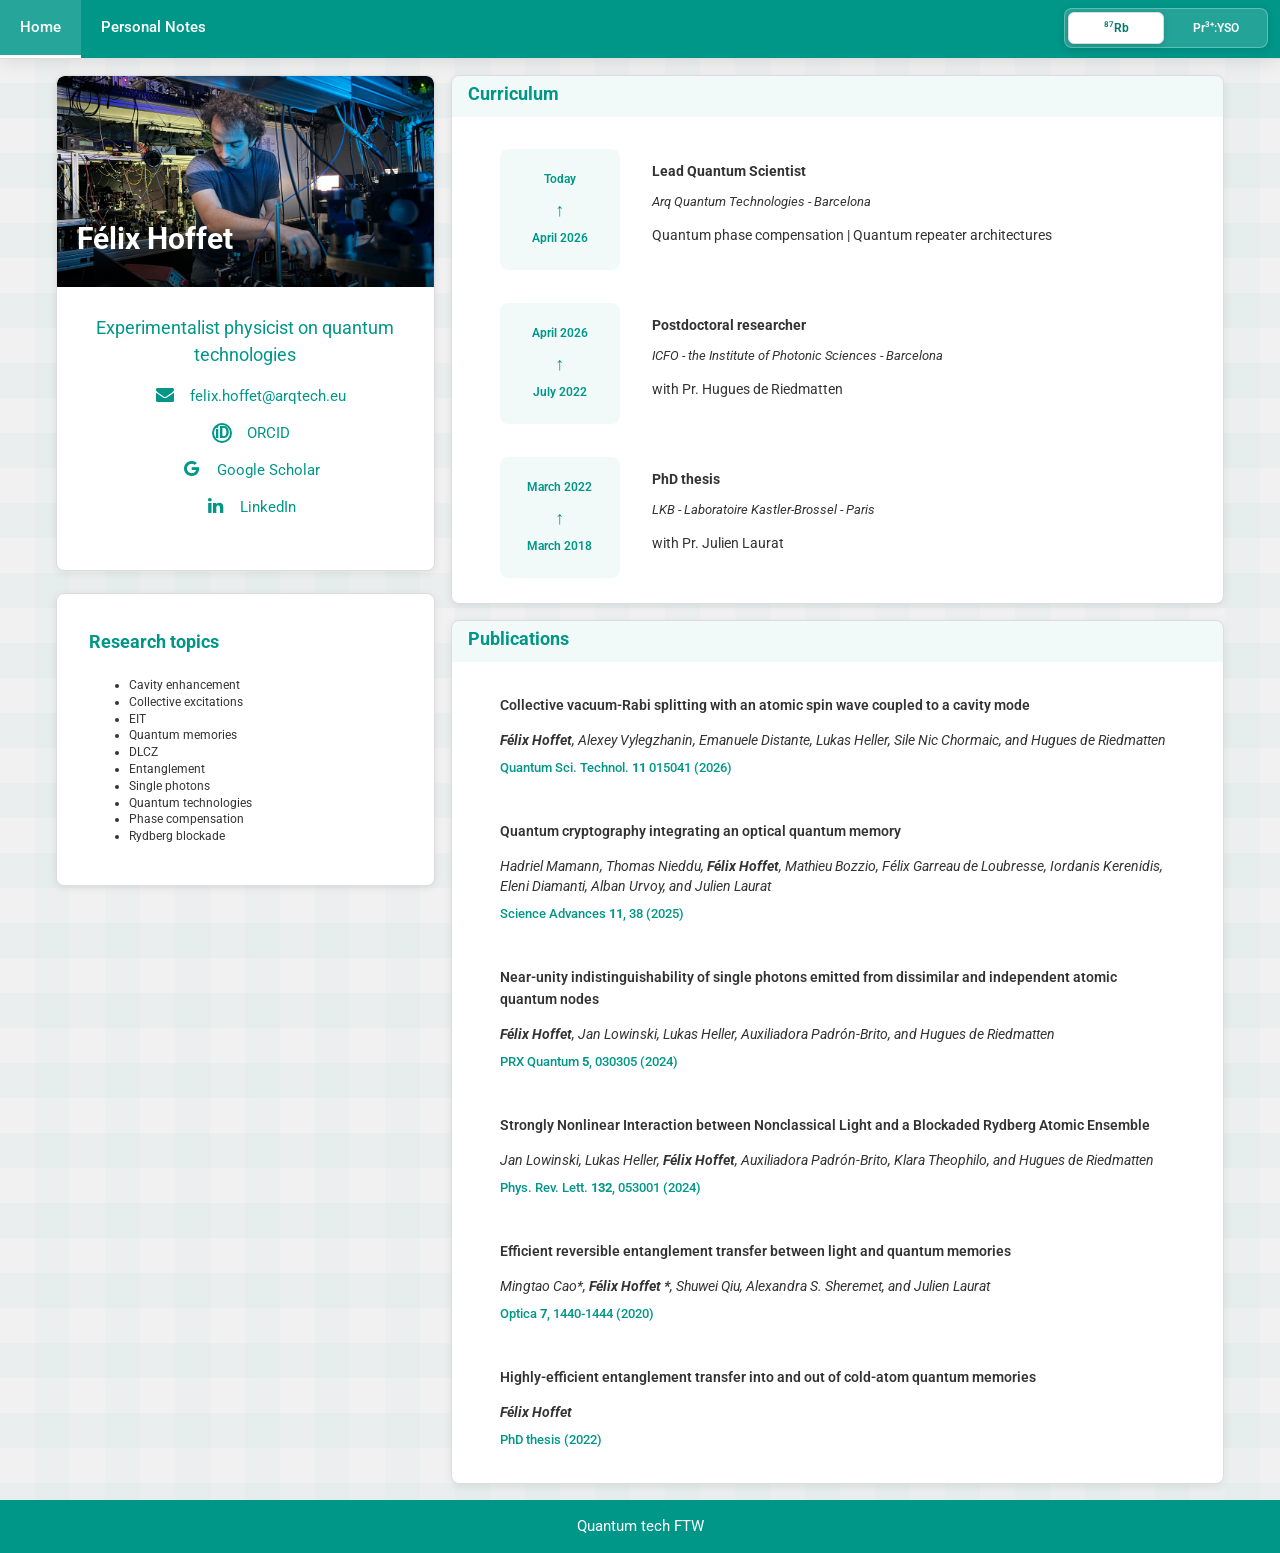
<file: index.html>
<!DOCTYPE html>
<html data-theme="cold-atoms">
<head>

<title>Felix Hoffet webpage</title>
<meta charset="UTF-8">
<meta name="viewport" content="width=device-width, initial-scale=1">
<script defer src="https://cloud.umami.is/script.js" data-website-id="2cf4eb21-756c-438e-a80a-af953fd06451"></script>
<link rel="stylesheet" href="https://www.w3schools.com/w3css/4/w3.css">
<link rel='stylesheet' href='https://fonts.googleapis.com/css?family=Roboto'>
<link rel="stylesheet" href="https://cdnjs.cloudflare.com/ajax/libs/font-awesome/4.7.0/css/font-awesome.min.css">
<style>
:root[data-theme="light"],
:root[data-theme="cold-atoms"] {
  --bg-color: #f1f1f1;
  --text-color: #333;
  --card-bg: #fff;
  --border-color: #ddd;
  --accent-color: #ff6b6b;
  --accent-gradient: linear-gradient(135deg, #ff6b6b 0%, #ff8787 100%);
  --teal-color: #009688;
  --teal-gradient: linear-gradient(135deg, #009688 0%, #00bfa5 100%);
  --teal-contrast: #fff;
  --theme-soft-bg: rgba(0, 150, 136, 0.05);
  --navbar-bg: #009688;
  --navbar-text-color: #fff;
  --navbar-active-bg: rgba(255, 255, 255, 0.15);
  --navbar-active-border: #fff;
  --navbar-shadow: 0 2px 20px rgba(0,0,0,0.1);
  --theme-selector-bg: rgba(255,255,255,0.14);
  --theme-selector-border: rgba(255,255,255,0.28);
  --theme-option-color: #fff;
  --theme-option-active-bg: #fff;
  --theme-option-active-color: #00796b;
}

:root[data-theme="pr-yso"] {
  --bg-color: #fff8e8;
  --text-color: #2a2430;
  --card-bg: #fffdf8;
  --border-color: #F8CB63;
  --accent-color: #F863AB;
  --accent-gradient: linear-gradient(135deg, #27C8F5 0%, #F863AB 100%);
  --teal-color: #b87900;
  --teal-gradient: linear-gradient(135deg, #F8CB63 0%, #27C8F5 100%);
  --teal-contrast: #2a2430;
  --theme-soft-bg: rgba(248, 203, 99, 0.25);
  --navbar-bg: #F8CB63;
  --navbar-text-color: #2a2430;
  --navbar-active-bg: rgba(255,255,255,0.32);
  --navbar-active-border: #F863AB;
  --navbar-shadow: 0 2px 20px rgba(248, 203, 99, 0.28);
  --theme-selector-bg: rgba(255,255,255,0.35);
  --theme-selector-border: rgba(42,36,48,0.18);
  --theme-option-color: #2a2430;
  --theme-option-active-bg: #fffdf8;
  --theme-option-active-color: #b87900;
}

:root[data-theme="dark"],
:root[data-theme="antimatter"] {
  --bg-color: #121212;
  --text-color: #f1f1f1;
  --card-bg: #2d2d2d;
  --border-color: #404040;
  --accent-color: #ff8787;
  --accent-gradient: linear-gradient(135deg, #ff8787 0%, #ffa5a5 100%);
  --teal-color: #00bfa5;
  --teal-gradient: linear-gradient(135deg, #00bfa5 0%, #1de9b6 100%);
  --teal-contrast: #121212;
  --theme-soft-bg: rgba(0, 191, 165, 0.08);
  --navbar-bg: #1a2332;
  --navbar-text-color: #fff;
  --navbar-active-bg: rgba(0, 191, 165, 0.2);
  --navbar-active-border: #fff;
  --navbar-shadow: 0 2px 20px rgba(0,0,0,0.3);
  --theme-selector-bg: rgba(255,255,255,0.08);
  --theme-selector-border: rgba(255,255,255,0.16);
  --theme-option-color: #f1f1f1;
  --theme-option-active-bg: #2d2d2d;
  --theme-option-active-color: #1de9b6;
}

body {
  background-color: var(--bg-color) !important;
  color: var(--text-color);
  transition: background-color 0.3s, color 0.3s;
}

:root[data-theme="light"] body,
:root[data-theme="cold-atoms"] body {
  background-image:
    repeating-linear-gradient(
      0deg,
      transparent,
      transparent 35px,
      rgba(0, 150, 136, 0.03) 35px,
      rgba(0, 150, 136, 0.03) 70px
    ),
    repeating-linear-gradient(
      90deg,
      transparent,
      transparent 35px,
      rgba(0, 150, 136, 0.02) 35px,
      rgba(0, 150, 136, 0.02) 70px
    );
}

:root[data-theme="pr-yso"] body {
  background-image:
    repeating-linear-gradient(
      0deg,
      transparent,
      transparent 35px,
      rgba(248, 203, 99, 0.08) 35px,
      rgba(248, 203, 99, 0.08) 70px
    ),
    repeating-linear-gradient(
      90deg,
      transparent,
      transparent 35px,
      rgba(39, 200, 245, 0.05) 35px,
      rgba(39, 200, 245, 0.05) 70px
    );
}

:root[data-theme="dark"] body,
:root[data-theme="antimatter"] body {
  background-image:
    repeating-linear-gradient(
      0deg,
      transparent,
      transparent 35px,
      rgba(0, 191, 165, 0.05) 35px,
      rgba(0, 191, 165, 0.05) 70px
    ),
    repeating-linear-gradient(
      90deg,
      transparent,
      transparent 35px,
      rgba(0, 191, 165, 0.03) 35px,
      rgba(0, 191, 165, 0.03) 70px
    );
}

.w3-light-grey, body.w3-light-grey {
  background-color: var(--bg-color) !important;
}

.w3-white {
  background-color: var(--card-bg) !important;
  color: var(--text-color) !important;
}

.w3-card, .w3-card-4 {
  border: 1px solid var(--border-color) !important;
  border-radius: 8px !important;
  box-shadow: 0 2px 8px rgba(0,0,0,0.08) !important;
  overflow: hidden !important;
}

.w3-text-teal {
  color: var(--teal-color) !important;
}

.w3-teal {
  background-color: var(--teal-color) !important;
  color: var(--teal-contrast) !important;
}

.theme-selector {
  float: right;
  display: flex;
  align-items: center;
  gap: 4px;
  padding: 3px;
  margin: 8px 12px;
  background: var(--theme-selector-bg);
  border: 1px solid var(--theme-selector-border);
  border-radius: 8px;
  box-shadow: 0 2px 8px rgba(0,0,0,0.1);
}

.theme-option {
  display: flex;
  align-items: center;
  justify-content: center;
  width: 96px;
  min-height: 32px;
  padding: 0 9px;
  color: var(--theme-option-color);
  cursor: pointer;
  background: transparent;
  border: 1px solid transparent;
  border-radius: 6px;
  font-family: inherit;
  font-size: 12px;
  font-weight: 600;
  line-height: 1;
  white-space: nowrap;
  transition: background-color 0.2s ease, border-color 0.2s ease, color 0.2s ease;
}

.theme-option:hover {
  background: rgba(255,255,255,0.16);
}

.theme-option.active {
  background: var(--theme-option-active-bg);
  color: var(--theme-option-active-color);
  border-color: var(--border-color);
  box-shadow: 0 2px 6px rgba(0,0,0,0.14);
}

.theme-option:focus-visible {
  outline: 2px solid var(--accent-color);
  outline-offset: 2px;
}

.theme-option sup {
  font-size: 70%;
  line-height: 0;
}

.contact-links {
  display: inline-flex;
  flex-direction: column;
  align-items: stretch;
  margin-bottom: 12px;
}

.contact-link {
  display: inline-flex;
  align-items: center;
  width: 260px;
  margin: 8px 0;
  line-height: 1.4;
}

.contact-icon {
  display: inline-flex;
  align-items: center;
  justify-content: center;
  flex: 0 0 42px;
  width: 42px;
}

.contact-link-text {
  display: inline-block;
  flex: 1 1 auto;
  text-align: center;
}

.profile-links {
  display: flex;
  flex-direction: column;
  align-items: stretch;
}

.profile-links a {
  color: var(--teal-color);
  text-decoration: none;
  transition: background-color 0.2s ease, border-color 0.2s ease, color 0.2s ease;
}

.profile-links a:hover,
.profile-links a:focus {
  color: var(--accent-color);
  text-decoration: underline;
}

.profile-links a:focus-visible {
  outline: 2px solid var(--accent-color);
  outline-offset: 2px;
}

.orcid-mark {
  display: inline-flex;
  align-items: center;
  justify-content: center;
  width: 20px;
  height: 20px;
  color: var(--teal-color);
  border: 2px solid currentColor;
  border-radius: 50%;
  font-size: 16px;
  font-weight: 700;
  line-height: 1;
  vertical-align: -0.15em;
}

@media (max-width: 680px) {
  .navbar {
    display: flex;
    flex-wrap: wrap;
    align-items: center;
  }

  .navbar a {
    float: none;
  }

  .theme-selector {
    float: none;
    width: calc(100% - 24px);
    justify-content: space-between;
    margin-top: 0;
  }

  .theme-option {
    flex: 1 1 0;
    width: auto;
    justify-content: center;
    padding: 0 6px;
  }
}

html,body,h1,h2,h3,h4,h5,h6 {font-family: "Roboto", sans-serif}
.w3-display-container img {
  display: block;
  margin: 0 auto; /* This centers the image horizontally */
}
div.b {
  margin: 8px 0;
  line-height: 1.4
}
p.just {
	text-align: justify;
	text-justify: inter-word;
}
.navbar {
  overflow: hidden;
  background: var(--navbar-bg);
  backdrop-filter: blur(20px);
  box-shadow: var(--navbar-shadow);
  position: sticky;
  top: 0;
  z-index: 1000;
  border-bottom: 1px solid var(--border-color);
  transition: background-color 0.3s, border-color 0.3s;
}

.navbar a {
  float: left;
  font-size: 15px;
  font-weight: 500;
  color: var(--navbar-text-color);
  text-align: center;
  padding: 16px 20px;
  text-decoration: none;
  transition: all 0.3s cubic-bezier(0.4, 0, 0.2, 1);
  position: relative;
}

.navbar a.active {
  background: var(--navbar-active-bg);
  border-bottom: 3px solid var(--navbar-active-border);
}

.navbar a::after {
  content: '';
  position: absolute;
  bottom: 0;
  left: 50%;
  width: 0;
  height: 3px;
  background: var(--accent-gradient);
  transition: all 0.3s cubic-bezier(0.4, 0, 0.2, 1);
  transform: translateX(-50%);
  border-radius: 3px 3px 0 0;
}

.navbar a:hover::after {
  width: 80%;
}

.navbar a.active::after {
  display: none;
}

.dropdown {
  float: left;
  overflow: hidden;
}

.dropdown .dropbtn {
  font-size: 15px;
  font-weight: 500;
  border: none;
  outline: none;
  color: var(--text-color);
  padding: 16px 20px;
  background-color: inherit;
  font-family: inherit;
  margin: 0;
  transition: all 0.3s ease;
}

.navbar a:hover, .dropdown:hover .dropbtn {
  color: var(--accent-color);
  background: transparent;
}

.dropdown-content {
  display: none;
  position: absolute;
  background: var(--card-bg);
  min-width: 200px;
  box-shadow: 0 8px 24px rgba(0,0,0,0.15);
  z-index: 1;
  border-radius: 8px;
  border: 1px solid var(--border-color);
  margin-top: 8px;
  backdrop-filter: blur(20px);
}

.dropdown-content a {
  float: none;
  color: var(--text-color);
  padding: 12px 20px;
  text-decoration: none;
  display: block;
  text-align: left;
  transition: all 0.2s ease;
}

.dropdown-content a:hover {
  background: var(--accent-gradient);
  color: white;
}

.dropdown-content a:first-child:hover {
  border-radius: 8px 8px 0 0;
}

.dropdown-content a:last-child:hover {
  border-radius: 0 0 8px 8px;
}

.dropdown:hover .dropdown-content {
  display: block;
}

.publication-card {
  position: relative;
  padding: 16px;
  border-radius: 10px;
  margin-bottom: 8px;
}

.publication-title {
  font-size: 91%;
  margin-bottom: 8px;
  color: var(--text-color);
  text-decoration: none;
  cursor: pointer;
  font-weight: 600;
  line-height: 1.5;
  transition: all 0.2s ease;
}

.publication-title:hover {
  color: var(--teal-color);
  text-decoration: none;
}

.publication-authors {
  font-size: 85%;
  font-style: italic;
  margin-bottom: 6px;
  color: var(--text-secondary);
  font-weight: 400;
}

.publication-link {
  color: var(--teal-color);
  text-decoration: none;
  font-weight: 500;
  transition: all 0.2s ease;
}

.publication-link:hover {
  color: var(--teal-color);
  text-decoration: none;
  opacity: 0.8;
}

.back-to-top {
  position: fixed;
  bottom: 20px;
  right: 20px;
  background-color: var(--card-bg);
  color: var(--text-color);
  width: 40px;
  height: 40px;
  border-radius: 50%;
  display: flex;
  align-items: center;
  justify-content: center;
  text-decoration: none;
  opacity: 0;
  transition: opacity 0.3s, background-color 0.3s;
  box-shadow: 0 2px 5px rgba(0,0,0,0.2);
  cursor: pointer;
  border: 1px solid var(--border-color);
}

.back-to-top.visible {
  opacity: 1;
}

.back-to-top:hover {
  background-color: var(--text-color);
  color: var(--card-bg);
}

.copy-citation {
  background: none;
  border: none;
  color: var(--text-color);
  cursor: pointer;
  padding: 4px 8px;
  font-size: 80%;
  opacity: 0;
  transition: opacity 0.3s;
  margin-left: 10px;
}

.publication-card:hover .copy-citation {
  opacity: 0.7;
}

.copy-citation:hover {
  opacity: 1 !important;
}

.copy-citation i {
  margin-right: 5px;
}

.publication-links {
  display: flex;
  align-items: center;
  margin-top: 6px;
  font-size: 85%;
}

.citation-tooltip {
  position: fixed;
  background-color: var(--card-bg);
  color: var(--text-color);
  padding: 8px 12px;
  border-radius: 4px;
  font-size: 85%;
  box-shadow: 0 2px 5px rgba(0,0,0,0.2);
  z-index: 1000;
  opacity: 0;
  transition: opacity 0.3s;
  pointer-events: none;
  border: 1px solid var(--border-color);
}

.citation-tooltip.visible {
  opacity: 1;
}

/* Enhanced section headers */
.w3-text-teal {
  position: relative;
  display: inline-block;
}

.w3-padding-16.w3-text-teal::after {
  content: '';
  position: absolute;
  bottom: 8px;
  left: 0;
  width: 40px;
  height: 3px;
  background: var(--teal-gradient);
  border-radius: 2px;
}

/* Profile card enhancement */
.w3-display-container {
  position: relative;
  overflow: hidden;
  border-radius: 8px 8px 0 0;
}

.w3-display-bottommiddle {
  background: linear-gradient(to top, rgba(0,0,0,0.6) 0%, rgba(0,0,0,0) 100%);
  width: 100%;
  padding: 20px !important;
}

/* Card padding improvements */
.w3-card-4 .w3-container:first-of-type {
  padding-top: 16px !important;
}

.w3-card-4 .w3-container:last-of-type {
  padding-bottom: 16px !important;
}

/* Curriculum styling */
.w3-twothird .w3-container.w3-card {
  border: 1px solid var(--border-color) !important;
  border-radius: 8px !important;
  box-shadow: 0 2px 8px rgba(0,0,0,0.08) !important;
}

.w3-twothird .curriculum-content h5 {
  font-size: 95%;
  margin-bottom: 6px;
}

.w3-twothird h6 {
  font-size: 85%;
  margin-bottom: 4px;
}

.w3-twothird p {
  font-size: 90%;
}

/* Curriculum HR styling */
.w3-twothird hr {
  border: none;
  height: 1px;
  background: linear-gradient(to right, var(--teal-color), transparent);
  margin: 20px 0;
  opacity: 0.3;
}

/* Curriculum item layout */
.curriculum-item {
  display: flex;
  align-items: stretch;
  gap: 20px;
  padding: 16px;
}

.curriculum-date {
  flex-shrink: 0;
  width: 120px;
  text-align: center;
  display: flex;
  flex-direction: column-reverse;
  align-items: center;
  justify-content: center;
  gap: 8px;
  padding: 12px;
  background: var(--theme-soft-bg);
  border-radius: 8px;
}

.curriculum-date i.fa-calendar {
  font-size: 20px;
  color: var(--teal-color);
  margin-bottom: 4px;
}

.curriculum-date-text {
  font-size: 80%;
  color: var(--teal-color);
  font-weight: 600;
  line-height: 1.3;
}

.curriculum-arrow {
  font-size: 18px;
  color: var(--teal-color);
  font-weight: bold;
}

.curriculum-content {
  flex: 1;
  padding: 12px;
  margin-right: 16px;
}

.curriculum-content h5 {
  margin-top: 0;
}

/* Latest News styling */
.w3-third hr {
  border: none;
  height: 1px;
  background: linear-gradient(to right, var(--teal-color), transparent);
  margin: 20px 0;
  opacity: 0.3;
}

/* Date positioning in Latest News */
.w3-third .w3-right {
  margin-right: -10px;
}

.w3-third .w3-right i.fa-calendar {
  margin-right: 5px;
}

/* Section headers for right column cards */
.section-header {
  background: var(--theme-soft-bg);
  padding: 12px 16px 10px 16px;
  margin: -16px -16px 16px -16px;
  border-radius: 8px 8px 0 0;
}

.section-header h5 {
  margin: 0 !important;
  padding: 0 !important;
  margin-top: 0 !important;
  margin-bottom: 0 !important;
}

</style>
</head>
<div class="navbar">
  <a href="index.html" class="active">Home</a>
  <a href="notes.html">Personal Notes</a>
  <div class="theme-selector" role="group" aria-label="Theme">
    <button type="button" class="theme-option active" data-theme-option="cold-atoms" onclick="setTheme('cold-atoms')" aria-pressed="true"><sup>87</sup>Rb</button>
    <button type="button" class="theme-option" data-theme-option="pr-yso" onclick="setTheme('pr-yso')" aria-pressed="false">Pr<sup>3+</sup>:YSO</button>
  </div>
</div>
<body class="w3-light-grey">

<!-- Page Container -->
<div class="w3-content w3-margin-top" style="max-width:1200px;">

  <!-- The Grid -->
  <div class="w3-row-padding">
  
    <!-- Left Column -->
<div class="w3-third">

  <!-- Profile Card -->
  <div class="w3-white w3-text-teal w3-card-4">
    <div class="w3-display-container">
      <img src="/images/IMG_7723.jpg" style="width: 100%; height: auto;">
      <div class="w3-display-bottommiddle w3-container w3-text-white">
        <h2><b>Félix Hoffet</b></h2>
      </div>
    </div>
    <div class="w3-container">
      <div class="w3-container w3-center">
        <h5>Experimentalist physicist on quantum technologies</h5>
        <div class="contact-links">
          <div class="contact-link w3-text-teal">
            <span class="contact-icon"><i class="fa fa-envelope fa-fw w3-large w3-text-teal"></i></span>
            <span class="contact-link-text">felix.hoffet@arqtech.eu</span>
          </div>
          <div class="profile-links" aria-label="Academic and professional profiles">
            <div class="contact-link w3-text-teal">
              <span class="contact-icon"><span class="orcid-mark" aria-hidden="true">iD</span></span>
              <span class="contact-link-text"><a href="https://orcid.org/0009-0009-2961-4595" target="_blank" rel="noopener noreferrer">ORCID</a></span>
            </div>
            <div class="contact-link w3-text-teal">
              <span class="contact-icon"><i class="fa fa-google fa-fw w3-large w3-text-teal"></i></span>
              <span class="contact-link-text"><a href="https://scholar.google.com/citations?user=GqM96ysAAAAJ&amp;hl=fr" target="_blank" rel="noopener noreferrer">Google Scholar</a></span>
            </div>
            <div class="contact-link w3-text-teal">
              <span class="contact-icon"><i class="fa fa-linkedin fa-fw w3-large w3-text-teal"></i></span>
              <span class="contact-link-text"><a href="https://www.linkedin.com/in/f%C3%A9lix-hoffet-057390112/" target="_blank" rel="noopener noreferrer">LinkedIn</a></span>
            </div>
          </div>
        </div>
      </div>
    </div>
  </div>
  <br>

  <!-- Research Topics Panel -->
  <div class="w3-white w3-text-grey w3-card-4 w3-padding w3-margin-top">
    <div class="w3-container">
      <h5 class="w3-text-teal"><strong>Research topics</strong></h5>

      <ul class="w3-small w3-margin-bottom" style="line-height: 1.4;">
        <li>Cavity enhancement</li>
        <li>Collective excitations</li>
        <li>EIT</li>
        <li>Quantum memories</li>
        <li>DLCZ</li>
        <li>Entanglement</li>
        <li>Single photons</li>
        <li>Quantum technologies</li>
        <li>Phase compensation</li>
        <li>Rydberg blockade</li>
      </ul>
    </div>
  </div>


<!-- End Left Column -->
</div>


    <!-- Right Column -->
    <div class="w3-twothird">
    
      <div class="w3-container w3-card w3-white w3-margin-bottom w3-padding">
        <div class="section-header">
          <h5 class="w3-text-teal"><strong>Curriculum</strong></h5>
        </div>
        <div class="w3-container">
          <div class="curriculum-item">
            <div class="curriculum-date">
              <div class="curriculum-date-text">April 2026</div>
              <div class="curriculum-arrow">↑</div>
              <div class="curriculum-date-text">Today</div>
            </div>
            <div class="curriculum-content">
              <h5><b>Lead Quantum Scientist</b></h5>
              <h6><i>Arq Quantum Technologies - Barcelona</i></h6>
              <p>Quantum phase compensation | Quantum repeater architectures</p>
            </div>
          </div>
        </div>
        <div class="w3-container">
          <div class="curriculum-item">
            <div class="curriculum-date">
              <div class="curriculum-date-text">July 2022</div>
              <div class="curriculum-arrow">↑</div>
              <div class="curriculum-date-text">April 2026</div>
            </div>
            <div class="curriculum-content">
              <h5><b>Postdoctoral researcher</b></h5>
              <h6><i>ICFO - the Institute of Photonic Sciences - Barcelona</i></h6>
              <p>with Pr. Hugues de Riedmatten</p>
            </div>
          </div>
        </div>
        <div class="w3-container">
          <div class="curriculum-item">
            <div class="curriculum-date">
              <div class="curriculum-date-text">March 2018</div>
              <div class="curriculum-arrow">↑</div>
              <div class="curriculum-date-text">March 2022</div>
            </div>
            <div class="curriculum-content">
              <h5><b>PhD thesis</b></h5>
              <h6><i>LKB - Laboratoire Kastler-Brossel - Paris</i></h6>
              <p>with Pr. Julien Laurat</p>
            </div>
          </div>
        </div>
      </div>

      <div class="w3-container w3-card w3-white w3-padding">
        <div class="section-header">
          <h5 class="w3-text-teal"><strong>Publications</strong></h5>
        </div>
        
        <div class="w3-container">
          <div class="publication-card">
            <a href="https://iopscience.iop.org/article/10.1088/2058-9565/ae3551/pdf" target="_blank" class="publication-title">Collective vacuum-Rabi splitting with an atomic spin wave coupled to a cavity mode</a>
            <p class="publication-authors"><b>Félix Hoffet</b>, Alexey Vylegzhanin, Emanuele Distante, Lukas Heller, Sile Nic Chormaic, and Hugues de Riedmatten</p>
            <div class="publication-links">
              <a href="https://iopscience.iop.org/article/10.1088/2058-9565/ae3551/pdf" target="_blank" class="w3-text-teal publication-link">Quantum Sci. Technol. <b>11</b> 015041 (2026)</a>
              <button class="copy-citation" onclick="copyCitation('hoffet2025collective')">
                <i class="fa fa-copy"></i>Copy Citation
              </button>
            </div>
          </div>
        </div>


        <div class="w3-container">
          <div class="publication-card">
            <a href="https://www.science.org/doi/10.1126/sciadv.adx3223" target="_blank" class="publication-title">Quantum cryptography integrating an optical quantum memory</a>
            <p class="publication-authors">Hadriel Mamann, Thomas Nieddu, <b>Félix Hoffet</b>, Mathieu Bozzio, Félix Garreau
              de Loubresse, Iordanis Kerenidis, Eleni Diamanti,  Alban Urvoy, and Julien Laurat</p>
            <div class="publication-links">
              <a href="https://www.science.org/doi/10.1126/sciadv.adx3223" target="_blank" class="w3-text-teal publication-link">Science Advances <b>11</b>, 38 (2025)</a>
              <button class="copy-citation" onclick="copyCitation('mamann2025quantum')">
                <i class="fa fa-copy"></i>Copy Citation
              </button>
            </div>
          </div>
        </div>

        <div class="w3-container">
          <div class="publication-card">
            <a href="https://journals.aps.org/prxquantum/pdf/10.1103/PRXQuantum.5.030305" target="_blank" class="publication-title">Near-unity indistinguishability of single photons emitted from dissimilar and independent atomic quantum nodes</a>
            <p class="publication-authors"><b>Félix Hoffet</b>, Jan Lowinski, Lukas Heller, Auxiliadora Padrón-Brito, and Hugues de Riedmatten</p>
            <div class="publication-links">
              <a href="https://journals.aps.org/prxquantum/pdf/10.1103/PRXQuantum.5.030305" target="_blank" class="w3-text-teal publication-link">PRX Quantum <b>5</b>, 030305 (2024)</a>
              <button class="copy-citation" onclick="copyCitation('hoffet2024near')">
                <i class="fa fa-copy"></i>Copy Citation
              </button>
            </div>
          </div>
        </div>
        <div class="w3-container">
          <div class="publication-card">
            <a href="https://journals.aps.org/prl/abstract/10.1103/PhysRevLett.132.053001" target="_blank" class="publication-title">Strongly Nonlinear Interaction between Nonclassical Light and a Blockaded Rydberg Atomic Ensemble</a>
            <p class="publication-authors">Jan Lowinski, Lukas Heller, <b>Félix Hoffet</b>, Auxiliadora Padrón-Brito, Klara Theophilo, and Hugues de Riedmatten</p>
            <div class="publication-links">
              <a href="https://journals.aps.org/prl/abstract/10.1103/PhysRevLett.132.053001" target="_blank" class="w3-text-teal publication-link">Phys. Rev. Lett. <b>132</b>, 053001 (2024)</a>
              <button class="copy-citation" onclick="copyCitation('lowinski2024strongly')">
                <i class="fa fa-copy"></i>Copy Citation
              </button>
            </div>
          </div>
        </div>
        <div class="w3-container">
          <div class="publication-card">
            <a href="https://doi.org/10.1364/OPTICA.400695" target="_blank" class="publication-title">Efficient reversible entanglement transfer between light and quantum memories</a>
            <p class="publication-authors">Mingtao Cao*, <b>Félix Hoffet *</b>, Shuwei Qiu, Alexandra S. Sheremet, and Julien Laurat</p>
            <div class="publication-links">
              <a href="https://doi.org/10.1364/OPTICA.400695" target="_blank" class="w3-text-teal publication-link">Optica <b>7</b>, 1440-1444 (2020)</a>
              <button class="copy-citation" onclick="copyCitation('cao2020efficient')">
                <i class="fa fa-copy"></i>Copy Citation
              </button>
            </div>
          </div>
        </div>
        <div class="w3-container">
          <div class="publication-card">
            <a href="https://theses.hal.science/tel-03813606" target="_blank" class="publication-title">Highly-efficient entanglement transfer into and out of cold-atom quantum memories</a>
            <p class="publication-authors"><b>Félix Hoffet</b></p>
            <div class="publication-links">
              <a href="https://theses.hal.science/tel-03813606" target="_blank" class="w3-text-teal publication-link">PhD thesis (2022)</a>
              <button class="copy-citation" onclick="copyCitation('hoffet2022thesis')">
                <i class="fa fa-copy"></i>Copy Citation
              </button>
            </div>
          </div>
        </div>
      </div>

    <!-- End Right Column -->
    </div>
    
  <!-- End Grid -->
  </div>
  
  <!-- End Page Container -->
</div>

<footer class="w3-container w3-teal w3-center w3-margin-top">
  <p>Quantum tech FTW</p>
</footer>

<a href="#" class="back-to-top" id="backToTop">
  <i class="fa fa-arrow-up"></i>
</a>

<div class="citation-tooltip" id="citationTooltip">Citation copied!</div>

<script>
const themeAliases = {
  light: 'cold-atoms',
  dark: 'cold-atoms',
  antimatter: 'cold-atoms'
};
const availableThemes = ['cold-atoms', 'pr-yso'];

function normalizeTheme(theme) {
  const normalizedTheme = themeAliases[theme] || theme;
  return availableThemes.includes(normalizedTheme) ? normalizedTheme : 'cold-atoms';
}

function setTheme(theme) {
  const selectedTheme = normalizeTheme(theme);
  document.documentElement.setAttribute('data-theme', selectedTheme);
  localStorage.setItem('theme', selectedTheme);

  document.querySelectorAll('.theme-option').forEach((button) => {
    const isActive = button.dataset.themeOption === selectedTheme;
    button.classList.toggle('active', isActive);
    button.setAttribute('aria-pressed', isActive ? 'true' : 'false');
  });
}

document.addEventListener('DOMContentLoaded', () => {
  setTheme(localStorage.getItem('theme') || document.documentElement.getAttribute('data-theme'));
});

// Back to top button functionality
const backToTopButton = document.getElementById('backToTop');

window.addEventListener('scroll', () => {
  if (window.pageYOffset > 300) {
    backToTopButton.classList.add('visible');
  } else {
    backToTopButton.classList.remove('visible');
  }
});

backToTopButton.addEventListener('click', (e) => {
  e.preventDefault();
  window.scrollTo({
    top: 0,
    behavior: 'smooth'
  });
});

// Citation data
const citations = {
  'mamann2025quantum': `@article{mamann2025quantum,
  title={Quantum cryptography integrating an optical quantum memory},
  author={Mamann, Hadriel and Nieddu, Thomas and Hoffet, F{\'e}lix and Bozzio, Mathieu and de Loubresse, F{\'e}lix Garreau and Kerenidis, Iordanis and Diamanti, Eleni and Urvoy, Alban and Laurat, Julien},
  journal={Science Advances},
  volume={11},
  number={38},
  pages={eadx3223},
  year={2025},
  publisher={American Association for the Advancement of Science},
  doi={10.1126/sciadv.adx3223}
}`,
  'hoffet2025collective': `@article{hoffet2025collective,
  title={Collective vacuum-Rabi splitting with an atomic spin wave coupled to a cavity mode},
  author={Hoffet, F{\'e}lix and Vylegzhanin, Alexey and Distante, Emanuele and Heller, Lukas and Chormaic, Sile Nic and de Riedmatten, Hugues},
  journal={Quantum Science and Technologies},
  volume={11},
  number={38},
  pages={015041},
  year={2026}
}`,
  'hoffet2024near': `@article{hoffet2024near,
  title={Near-unity indistinguishability of single photons emitted from dissimilar and independent atomic quantum nodes},
  author={Hoffet, F{\'e}lix and Lowinski, Jan and Heller, Lukas and Padr{\'o}n-Brito, Auxiliadora and de Riedmatten, Hugues},
  journal={PRX Quantum},
  volume={5},
  number={3},
  pages={030305},
  year={2024},
  publisher={APS}
}`,
  'lowinski2024strongly': `@article{lowinski2024strongly,
  title={Strongly Nonlinear Interaction between Nonclassical Light and a Blockaded Rydberg Atomic Ensemble},
  author={Lowinski, Jan and Heller, Lukas and Hoffet, F{\'e}lix and Padr{\'o}n-Brito, Auxiliadora and Theophilo, Klara and de Riedmatten, Hugues},
  journal={Physical Review Letters},
  volume={132},
  number={5},
  pages={053001},
  year={2024},
  publisher={APS}
}`,
  'cao2020efficient': `@article{cao2020efficient,
  title={Efficient reversible entanglement transfer between light and quantum memories},
  author={Cao, Mingtao and Hoffet, F{\'e}lix and Qiu, Shuwei and Sheremet, Alexandra S and Laurat, Julien},
  journal={Optica},
  volume={7},
  number={12},
  pages={1440--1444},
  year={2020},
  publisher={Optica Publishing Group}
}`,
  'hoffet2022thesis': `@phdthesis{hoffet2022thesis,
  title={Highly-efficient entanglement transfer into and out of cold-atom quantum memories},
  author={Hoffet, F{\'e}lix},
  school={Sorbonne Universit{\'e}},
  year={2022}
}`
};

function copyCitation(key) {
  const citation = citations[key];
  navigator.clipboard.writeText(citation).then(() => {
    const tooltip = document.getElementById('citationTooltip');
    tooltip.classList.add('visible');
    setTimeout(() => {
      tooltip.classList.remove('visible');
    }, 2000);
  });
}

// Update tooltip position on mouse move
document.addEventListener('mousemove', (e) => {
  const tooltip = document.getElementById('citationTooltip');
  if (tooltip.classList.contains('visible')) {
    tooltip.style.left = (e.pageX + 10) + 'px';
    tooltip.style.top = (e.pageY + 10) + 'px';
  }
});
</script>

</body>
</html>
</file>
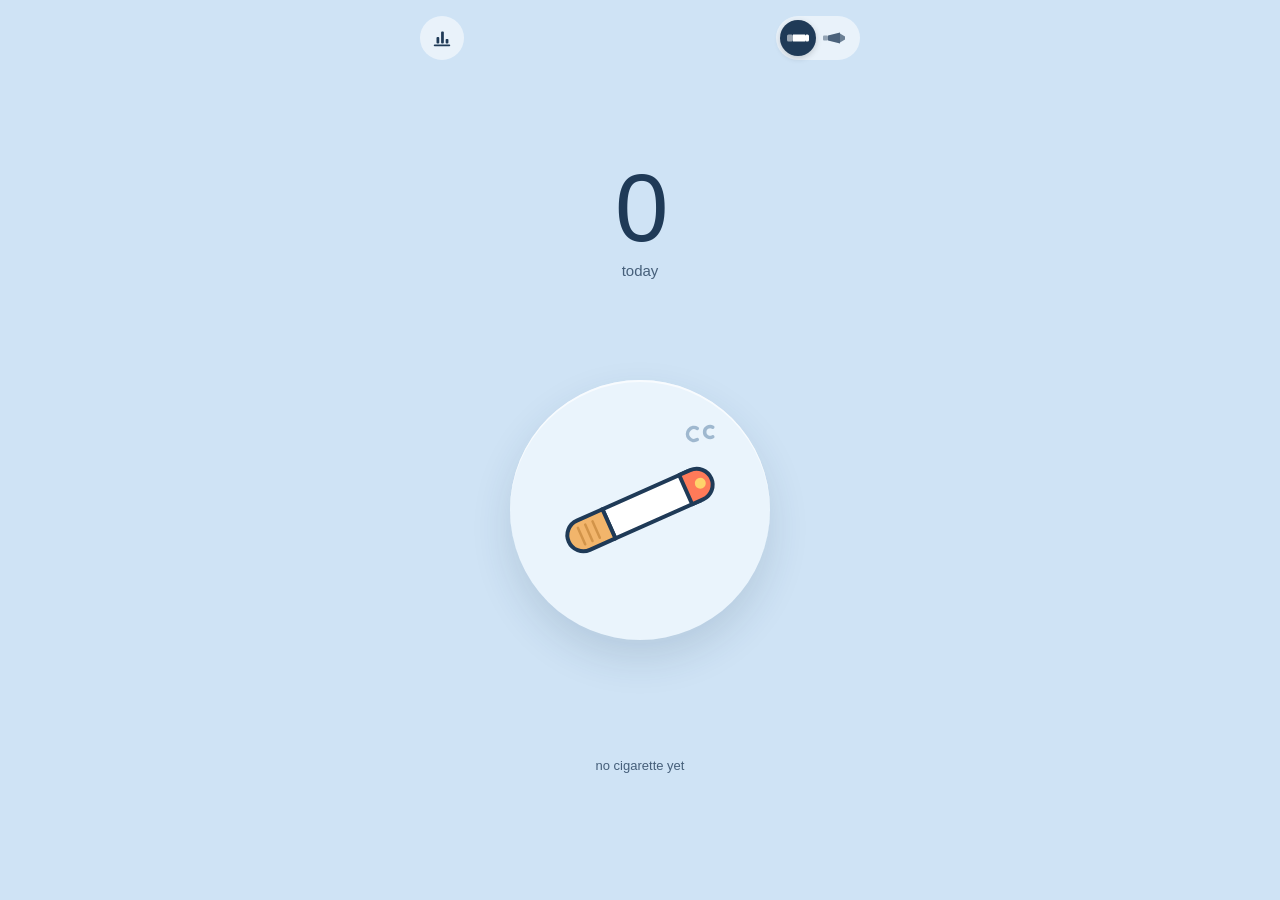
<file: cigs/index.html>
<!DOCTYPE html>
<html lang="en">
<head>
<meta charset="utf-8">
<title>Cigs</title>
<meta name="viewport" content="width=device-width, initial-scale=1, viewport-fit=cover, user-scalable=no">
<meta name="description" content="A tiny cigarette and spliff counter that lives on your phone.">
<meta name="theme-color" id="theme-light" content="#CFE3F5" media="(prefers-color-scheme: light)">
<meta name="theme-color" id="theme-dark" content="#13202E" media="(prefers-color-scheme: dark)">
<meta name="apple-mobile-web-app-capable" content="yes">
<meta name="mobile-web-app-capable" content="yes">
<meta name="apple-mobile-web-app-status-bar-style" content="default">
<meta name="apple-mobile-web-app-title" content="Cigs">
<meta name="format-detection" content="telephone=no">
<link rel="manifest" href="./manifest.webmanifest">
<link rel="apple-touch-icon" href="./icons/icon-180.png">
<link rel="icon" type="image/svg+xml" href="./icons/icon.svg">
<link rel="stylesheet" href="./app.css">
<script>try{if(localStorage.getItem('cigs.mode')==='spliff')document.documentElement.setAttribute('data-mode','spliff');}catch(e){}</script>
</head>
<body>
<div id="app">

  <!-- ============ Main ============ -->
  <main class="view view-main" id="view-main">
    <header class="topbar">
      <button class="round-btn" id="btn-stats" type="button" aria-label="Statistics">
        <svg viewBox="0 0 24 24" width="22" height="22" aria-hidden="true">
          <path d="M4 20h16" stroke="currentColor" stroke-width="2" stroke-linecap="round"/>
          <rect x="6" y="11" width="3" height="7" rx="1" fill="currentColor"/>
          <rect x="11" y="5" width="3" height="13" rx="1" fill="currentColor"/>
          <rect x="16" y="13" width="3" height="5" rx="1" fill="currentColor"/>
        </svg>
      </button>
      <h1 class="topbar-title visually-hidden" id="main-title">Cigs</h1>
      <button class="mode-toggle" type="button" role="switch" aria-checked="false" aria-label="Spliff mode" data-mode-toggle>
        <span class="mode-thumb" aria-hidden="true"></span>
        <svg class="mode-ico mode-ico-cig" viewBox="0 0 22 10" width="22" height="10" aria-hidden="true">
          <rect x="0" y="1.5" width="6" height="7" rx="1.5" opacity="0.55"/>
          <rect x="6" y="1.5" width="12" height="7"/>
          <rect x="18" y="1.5" width="4" height="7" rx="1.5"/>
        </svg>
        <svg class="mode-ico mode-ico-spliff" viewBox="0 0 22 12" width="22" height="12" aria-hidden="true">
          <rect x="0" y="3.5" width="5" height="5" rx="1" opacity="0.55"/>
          <path d="M5 3.5 L17 0.5 L17 11.5 L5 8.5 Z"/>
          <path d="M17 1.5 L22 4.5 L22 7.5 L17 10.5 Z" opacity="0.8"/>
        </svg>
      </button>
    </header>

    <div class="main-body">
      <section class="counter">
        <div class="counter-num" id="main-count" aria-live="polite">0</div>
        <div class="counter-label">today</div>
        <button class="undo-btn" id="btn-undo" type="button" hidden>Undo</button>
      </section>

      <button class="disk" id="btn-log" type="button" aria-label="Log a cigarette">
        <svg class="cig" id="art-cig" viewBox="0 0 260 260" aria-hidden="true">
          <defs>
            <clipPath id="cig-clip"><rect id="cig-clip-rect" x="0" y="0" width="190" height="260"/></clipPath>
            <radialGradient id="cig-glow-grad">
              <stop offset="0" stop-color="#FFC26B" stop-opacity="0.95"/>
              <stop offset="0.45" stop-color="#FF7A59" stop-opacity="0.55"/>
              <stop offset="1" stop-color="#FF7A59" stop-opacity="0"/>
            </radialGradient>
          </defs>
          <!-- smoke stays upright, outside the rotated group -->
          <g id="cig-smoke" class="cig-smoke">
            <path d="M187.3 59.6 A6.5 6.5 0 1 1 187.3 48.4"/>
            <path d="M202.8 56.8 A5.5 5.5 0 1 1 202.8 47.2"/>
          </g>
          <g transform="rotate(-24 130 130)">
            <g clip-path="url(#cig-clip)">
              <rect class="cig-body" x="96" y="114" width="92" height="32"/>
            </g>
            <path class="cig-filter" d="M68 114 H96 V146 H68 A16 16 0 0 1 68 114 Z"/>
            <path class="cig-filter-lines" d="M66 121 V139 M74 121 V139 M82 121 V139"/>
            <g id="cig-tip">
              <g id="cig-ash" class="cig-ash" opacity="0">
                <ellipse cx="182" cy="130" rx="6" ry="11"/>
                <circle class="cig-ashbit" cx="184" cy="140" r="2"/>
                <circle class="cig-ashbit" cx="189" cy="136" r="1.5"/>
              </g>
              <path id="cig-cap" class="cig-cap" d="M180 114 H192 A16 16 0 0 1 192 146 H180 Z"/>
              <circle id="cig-ember" cx="196" cy="130" r="5.5" fill="#FFD36B"/>
              <circle id="cig-glow" cx="197" cy="130" r="28" fill="url(#cig-glow-grad)" opacity="0"/>
            </g>
          </g>
        </svg>
        <svg class="cig spliff" id="art-spliff" viewBox="0 0 260 260" aria-hidden="true" hidden>
          <defs>
            <clipPath id="spliff-clip"><rect id="spliff-clip-rect" x="0" y="0" width="190" height="260"/></clipPath>
            <radialGradient id="spliff-glow-grad">
              <stop offset="0" stop-color="#FFC26B" stop-opacity="0.95"/>
              <stop offset="0.45" stop-color="#FF7A59" stop-opacity="0.55"/>
              <stop offset="1" stop-color="#FF7A59" stop-opacity="0"/>
            </radialGradient>
          </defs>
          <g id="spliff-smoke" class="cig-smoke">
            <path d="M191.3 54.6 A6.5 6.5 0 1 1 191.3 43.4"/>
            <path d="M206.8 51.8 A5.5 5.5 0 1 1 206.8 42.2"/>
          </g>
          <g transform="rotate(-24 130 130)">
            <!-- the paper cone, clipped on the right as it burns -->
            <g clip-path="url(#spliff-clip)">
              <path class="spliff-paper" d="M96 121 Q140 112 188 110 L188 150 Q140 148 96 139 Z"/>
              <path class="spliff-seam" d="M100 128 Q144 121 186 118"/>
              <path class="spliff-seam" d="M100 133 Q144 136 186 142"/>
            </g>
            <!-- rolled cardboard roach -->
            <path class="spliff-roach" d="M70 121 H96 V139 H70 A9 9 0 0 1 70 121 Z"/>
            <path class="spliff-roach-lines" d="M74 124 Q70 130 74 136 M80 123 Q76 130 80 137 M86 123 Q82 130 86 137"/>
            <g id="spliff-tip">
              <g id="spliff-ash" class="cig-ash" opacity="0">
                <ellipse cx="184" cy="130" rx="6" ry="14"/>
                <circle class="spliff-ashbit" cx="186" cy="142" r="2"/>
                <circle class="spliff-ashbit" cx="191" cy="137" r="1.5"/>
              </g>
              <!-- twisted paper end, charred where it burns -->
              <path id="spliff-cap" class="spliff-twist" d="M188 110 Q196 117 198 124 L206 121 Q211 130 206 139 L198 136 Q196 143 188 150 Z"/>
              <path class="spliff-twist-lines" d="M199 127 L205 125 M199 133 L205 135 M192 118 L194 122 M192 142 L194 138"/>
              <circle id="spliff-ember" cx="209" cy="130" r="5.5" fill="#FFD36B"/>
              <circle id="spliff-glow" cx="210" cy="130" r="30" fill="url(#spliff-glow-grad)" opacity="0"/>
            </g>
          </g>
        </svg>
      </button>

      <section class="today-row">
        <div class="glyphs" id="glyphs" aria-hidden="true"></div>
        <div class="last-one" id="main-last">no cigarette yet</div>
      </section>
    </div>
  </main>

  <!-- ============ Statistics ============ -->
  <section class="view view-stats" id="view-stats" hidden>
    <header class="topbar">
      <button class="round-btn" id="btn-back" type="button" aria-label="Back">
        <svg viewBox="0 0 24 24" width="22" height="22" aria-hidden="true">
          <path d="M14.5 5.5 8 12l6.5 6.5" fill="none" stroke="currentColor" stroke-width="2.4" stroke-linecap="round" stroke-linejoin="round"/>
        </svg>
      </button>
      <h1 class="topbar-title">Statistics</h1>
      <button class="mode-toggle" type="button" role="switch" aria-checked="false" aria-label="Spliff mode" data-mode-toggle>
        <span class="mode-thumb" aria-hidden="true"></span>
        <svg class="mode-ico mode-ico-cig" viewBox="0 0 22 10" width="22" height="10" aria-hidden="true">
          <rect x="0" y="1.5" width="6" height="7" rx="1.5" opacity="0.55"/>
          <rect x="6" y="1.5" width="12" height="7"/>
          <rect x="18" y="1.5" width="4" height="7" rx="1.5"/>
        </svg>
        <svg class="mode-ico mode-ico-spliff" viewBox="0 0 22 12" width="22" height="12" aria-hidden="true">
          <rect x="0" y="3.5" width="5" height="5" rx="1" opacity="0.55"/>
          <path d="M5 3.5 L17 0.5 L17 11.5 L5 8.5 Z"/>
          <path d="M17 1.5 L22 4.5 L22 7.5 L17 10.5 Z" opacity="0.8"/>
        </svg>
      </button>
    </header>
    <div class="segmented" role="tablist" aria-label="Statistics sections" id="segmented">
      <span class="segmented-thumb" aria-hidden="true"></span>
      <button class="segment" role="tab" type="button" data-seg="today" aria-selected="true" aria-controls="panel-today">Today</button>
      <button class="segment" role="tab" type="button" data-seg="stats" aria-selected="false" aria-controls="panel-stats">Stats</button>
      <button class="segment" role="tab" type="button" data-seg="timeline" aria-selected="false" aria-controls="panel-timeline">Timeline</button>
    </div>
    <div class="scroll" id="stats-scroll">
      <section class="panel" id="panel-today" role="tabpanel"></section>
      <section class="panel" id="panel-stats" role="tabpanel" hidden></section>
      <section class="panel" id="panel-timeline" role="tabpanel" hidden></section>
      <button class="settings-btn" id="btn-settings" type="button">
        <svg viewBox="0 0 24 24" width="15" height="15" aria-hidden="true" fill="none" stroke="currentColor" stroke-width="2" stroke-linecap="round">
          <circle cx="12" cy="12" r="3.2"/>
          <path d="M12 3v3M12 18v3M3 12h3M18 12h3M5.6 5.6l2.1 2.1M16.3 16.3l2.1 2.1M5.6 18.4l2.1-2.1M16.3 7.7l2.1-2.1"/>
        </svg>
        Settings
      </button>
    </div>
  </section>

  <!-- ============ Settings sheet ============ -->
  <div class="sheet-backdrop" id="sheet-backdrop"></div>
  <div class="sheet" id="sheet" role="dialog" aria-modal="true" aria-labelledby="sheet-title" aria-hidden="true">
    <div class="sheet-handle" aria-hidden="true"></div>
    <h2 class="sheet-title" id="sheet-title">Settings</h2>
    <div class="sheet-list">
      <button class="sheet-row" id="btn-export" type="button">
        <span class="sheet-row-main">Export backup</span>
        <span class="sheet-row-sub" id="export-sub"></span>
      </button>
      <button class="sheet-row" id="btn-import" type="button">
        <span class="sheet-row-main">Import backup</span>
        <span class="sheet-row-sub">merges a cigs-backup file</span>
      </button>
      <input type="file" id="file-import" accept="application/json,.json" hidden>
      <label class="sheet-row" for="select-day-start">
        <span class="sheet-row-main">Day starts at<span class="sheet-row-hint">late nights count for the day before</span></span>
        <select class="select" id="select-day-start" aria-label="Hour at which a day starts"></select>
      </label>
      <label class="sheet-row" for="toggle-sound">
        <span class="sheet-row-main">Sound</span>
        <input type="checkbox" class="switch" id="toggle-sound" role="switch">
      </label>
      <button class="sheet-row danger" id="btn-delete-all" type="button" aria-expanded="false" aria-controls="delete-confirm">
        <span class="sheet-row-main">Delete all data</span>
      </button>
      <div class="delete-confirm" id="delete-confirm" hidden>
        <label for="delete-input">Type DELETE to confirm. This cannot be undone.</label>
        <div class="delete-confirm-row">
          <input id="delete-input" type="text" autocomplete="off" autocapitalize="characters" autocorrect="off" spellcheck="false" placeholder="DELETE">
          <button class="btn-danger" id="btn-delete-confirm" type="button" disabled>Delete</button>
        </div>
      </div>
    </div>
    <button class="sheet-close" id="btn-sheet-close" type="button">Close</button>
  </div>

  <!-- ============ Toast ============ -->
  <div class="toast" id="toast" role="status" hidden>
    <span id="toast-text"></span>
    <button type="button" id="toast-action" hidden>Undo</button>
  </div>
</div>

<script src="./stats.js"></script>
<script src="./app.js"></script>
</body>
</html>
</file>
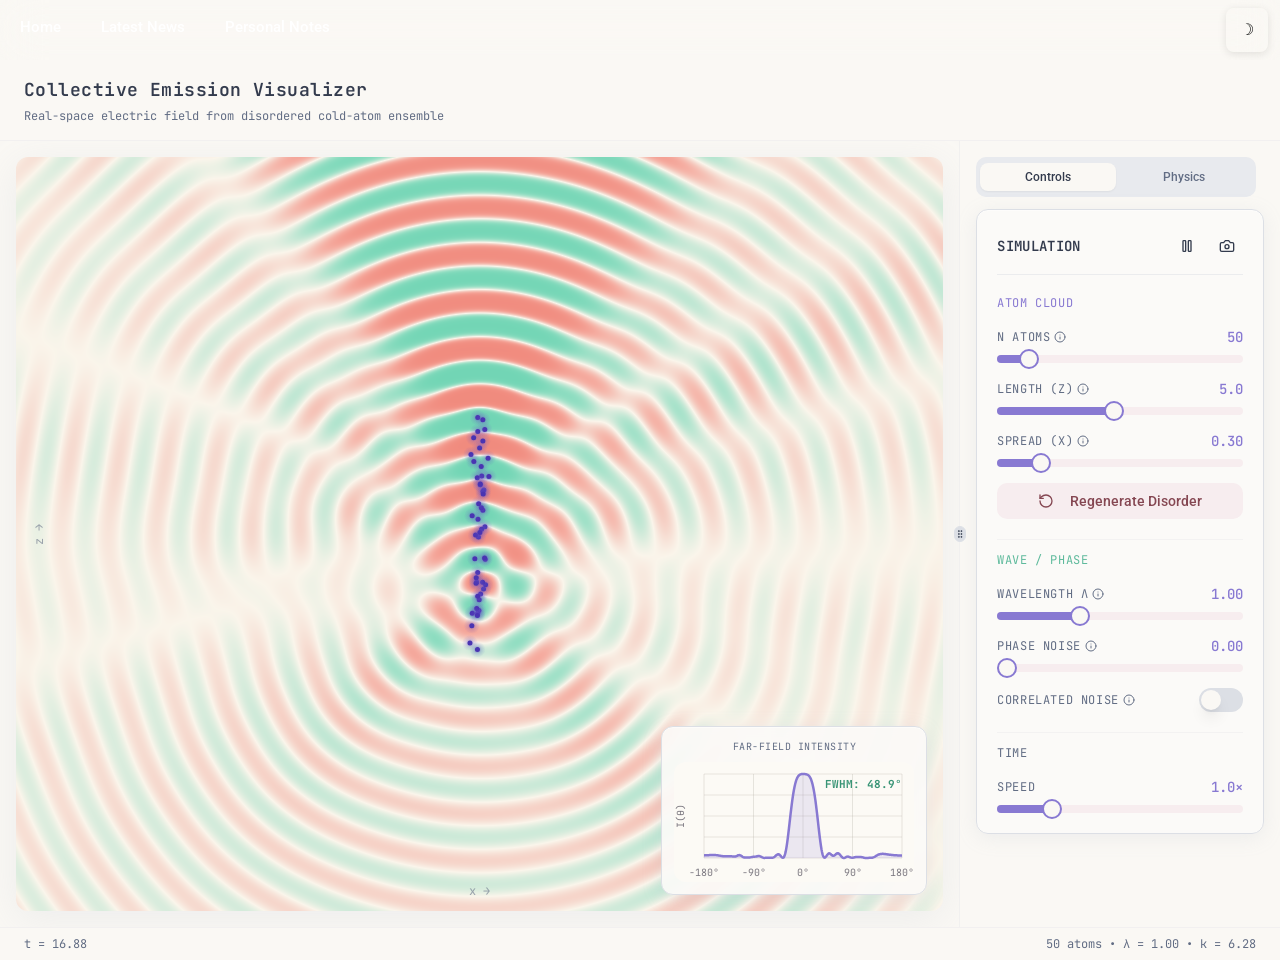
<file: cloud-whisper/index.html>
<!doctype html>
<html lang="en" data-theme="light" style="--font-sans: 'Roboto', sans-serif">
  <head>
    <meta charset="UTF-8" />
    <meta name="viewport" content="width=device-width, initial-scale=1.0" />
    <script defer src="https://cloud.umami.is/script.js" data-website-id="2cf4eb21-756c-438e-a80a-af953fd06451"></script>
    <title>Cloud Whisper | Felix Hoffet</title>
    <meta name="description" content="Cloud Whisper simulation webapp" />
    <meta name="author" content="Felix Hoffet" />
    <link rel="stylesheet" href="https://fonts.googleapis.com/css?family=Roboto" />
    <style>
      :root[data-theme="light"] {
        --navbar-bg: #009688;
        --navbar-shadow: 0 2px 20px rgba(0, 0, 0, 0.1);
        --border-color: #ddd;
        --card-bg: #fff;
        --accent-gradient: linear-gradient(135deg, #ff6b6b 0%, #ff8787 100%);
      }

      :root[data-theme="dark"] {
        --navbar-bg: #1a2332;
        --navbar-shadow: 0 2px 20px rgba(0, 0, 0, 0.3);
        --border-color: #404040;
        --card-bg: #2d2d2d;
        --accent-gradient: linear-gradient(135deg, #ff8787 0%, #ffa5a5 100%);
      }

      body {
        margin: 0;
        font-family: "Roboto", sans-serif;
      }

      .site-navbar {
        overflow: hidden;
        background: var(--navbar-bg);
        backdrop-filter: blur(20px);
        box-shadow: var(--navbar-shadow);
        position: sticky;
        top: 0;
        z-index: 2000;
        border-bottom: 1px solid var(--border-color);
      }

      .site-navbar a {
        float: left;
        font-size: 15px;
        font-weight: 500;
        color: #fff;
        text-align: center;
        padding: 16px 20px;
        text-decoration: none;
        transition: all 0.3s ease;
        position: relative;
      }

      .site-navbar a.active {
        background: rgba(0, 150, 136, 0.15);
        border-bottom: 3px solid #fff;
      }

      :root[data-theme="dark"] .site-navbar a.active {
        background: rgba(0, 191, 165, 0.2);
      }

      .site-navbar a::after {
        content: "";
        position: absolute;
        bottom: 0;
        left: 50%;
        width: 0;
        height: 3px;
        background: var(--accent-gradient);
        transform: translateX(-50%);
        transition: all 0.3s ease;
        border-radius: 3px 3px 0 0;
      }

      .site-navbar a:hover::after {
        width: 80%;
      }

      .site-navbar a.active::after {
        display: none;
      }

      .site-theme-toggle {
        float: right;
        padding: 10px 14px;
        color: #111;
        cursor: pointer;
        background: var(--card-bg);
        border: 1px solid var(--border-color);
        border-radius: 8px;
        font-size: 16px;
        transition: all 0.3s ease;
        margin: 8px 12px;
        box-shadow: 0 2px 8px rgba(0, 0, 0, 0.1);
      }

      .site-theme-toggle:hover {
        background: var(--accent-gradient);
        color: #fff;
        border-color: transparent;
      }

      .site-theme-toggle.active {
        background: var(--accent-gradient);
        color: #fff;
        border-color: transparent;
      }

      #root {
        min-height: calc(100vh - 60px);
      }

      @media (max-width: 720px) {
        .site-navbar a {
          padding: 12px 14px;
          font-size: 14px;
        }

        .site-theme-toggle {
          margin: 6px 8px;
          padding: 8px 10px;
        }
      }
    </style>
    <script type="module" crossorigin src="./assets/index-BNipgxoM.js"></script>
    <link rel="stylesheet" crossorigin href="./assets/index-Bz-w7BJ1.css" />
  </head>

  <body>
    <div class="site-navbar">
      <a href="../index.html">Home</a>
      <a href="../news.html">Latest News</a>
      <a href="../notes.html">Personal Notes</a>
      <button class="site-theme-toggle" type="button" onclick="toggleTheme()" aria-label="Toggle theme">
        &#9789;
      </button>
    </div>
    <div id="root"></div>

    <script>
      function updateThemeToggle(theme) {
        var button = document.querySelector(".site-theme-toggle");
        if (!button) return;
        button.innerHTML = theme === "dark" ? "&#9728;" : "&#9789;";
        button.classList.toggle("active", theme === "dark");
      }

      function applyTheme(theme) {
        document.documentElement.setAttribute("data-theme", theme);
        localStorage.setItem("theme", theme);
        updateThemeToggle(theme);
      }

      function toggleTheme() {
        var currentTheme = document.documentElement.getAttribute("data-theme") || "light";
        var nextTheme = currentTheme === "light" ? "dark" : "light";
        applyTheme(nextTheme);
      }

      document.addEventListener("DOMContentLoaded", function () {
        var savedTheme = localStorage.getItem("theme") || "light";
        applyTheme(savedTheme);
      });
    </script>
  </body>
</html>
</file>
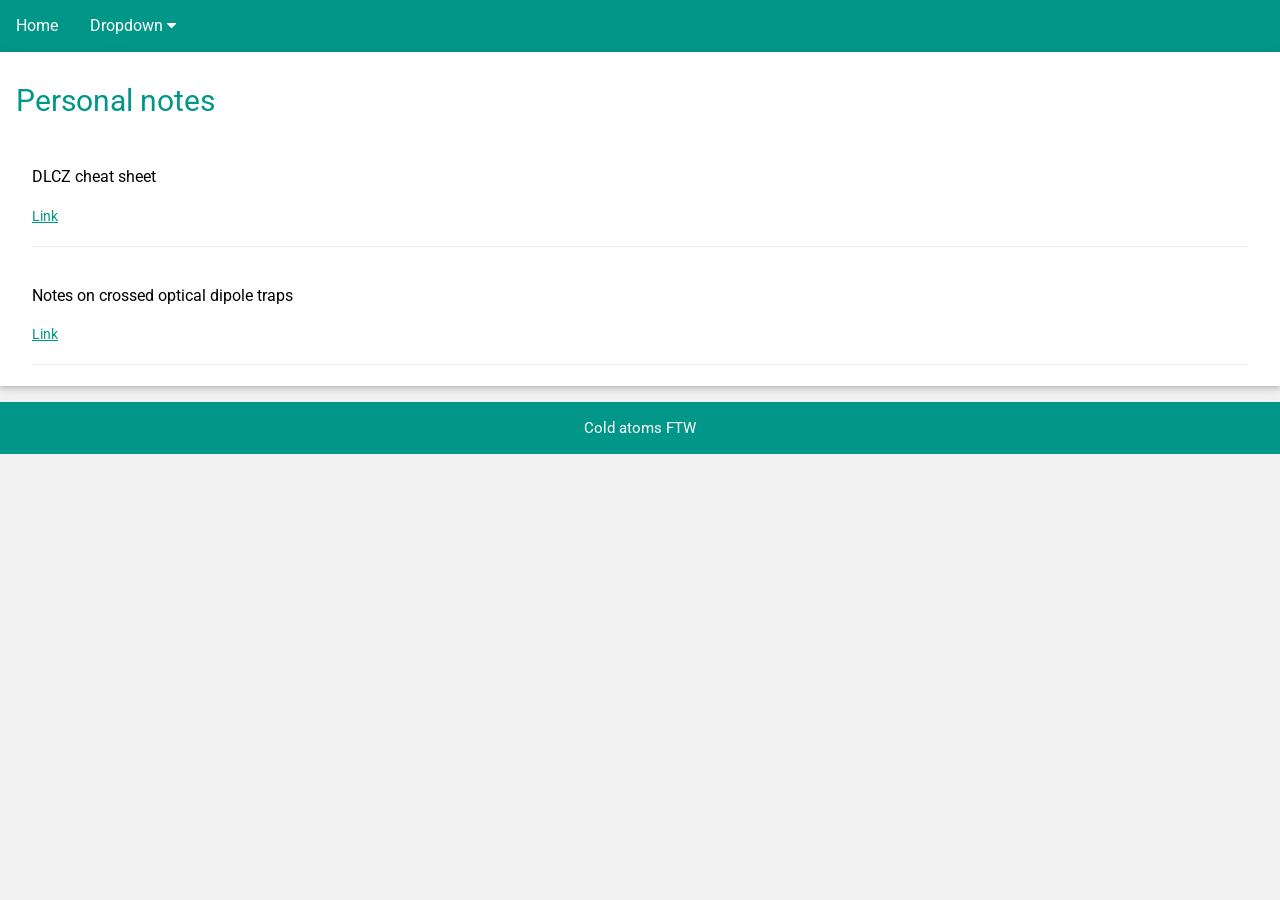
<file: home.html>
<!DOCTYPE html>
<html>
<head>
<!-- Google tag (gtag.js) -->
<script async src="https://www.googletagmanager.com/gtag/js?id=G-N4925MTRL2"></script>
<script>
  window.dataLayer = window.dataLayer || [];
  function gtag(){dataLayer.push(arguments);}
  gtag('js', new Date());

  gtag('config', 'G-N4925MTRL2');
</script>

<title>Felix Hoffet webpage</title>
<meta charset="UTF-8">
<meta name="viewport" content="width=device-width, initial-scale=1">
<link rel="stylesheet" href="https://www.w3schools.com/w3css/4/w3.css">
<link rel='stylesheet' href='https://fonts.googleapis.com/css?family=Roboto'>
<link rel="stylesheet" href="https://cdnjs.cloudflare.com/ajax/libs/font-awesome/4.7.0/css/font-awesome.min.css">
<style>
html,body,h1,h2,h3,h4,h5,h6 {font-family: "Roboto", sans-serif}
.w3-display-container img {
  display: block;
  margin: 0 auto; /* This centers the image horizontally */
}
div.b {
  margin: 8px 0;
  line-height: 1.4
}
p.just {
	text-align: justify;
	text-justify: inter-word;
}
.navbar {
  overflow: hidden;
  background-color: #333;
}

.navbar a {
  float: left;
  font-size: 16px;
  color: white;
  text-align: center;
  padding: 14px 16px;
  text-decoration: none;
}

.dropdown {
  float: left;
  overflow: hidden;
}

.dropdown .dropbtn {
  font-size: 16px;  
  border: none;
  outline: none;
  color: white;
  padding: 14px 16px;
  background-color: inherit;
  font-family: inherit;
  margin: 0;
}

.navbar a:hover, .dropdown:hover .dropbtn {
  background-color: red;
}

.dropdown-content {
  display: none;
  position: absolute;
  background-color: #f9f9f9;
  min-width: 160px;
  box-shadow: 0px 8px 16px 0px rgba(0,0,0,0.2);
  z-index: 1;
}

.dropdown-content a {
  float: none;
  color: black;
  padding: 12px 16px;
  text-decoration: none;
  display: block;
  text-align: left;
}

.dropdown-content a:hover {
  background-color: #ddd;
}

.dropdown:hover .dropdown-content {
  display: block;
}
</style>
</head>
<div class="navbar w3-teal">
  <a href="index.html">Home</a>
  <div class="dropdown">
    <button class="dropbtn">Dropdown 
      <i class="fa fa-caret-down"></i>
    </button>
    <div class="dropdown-content">
      <a href="home.html">Personal notes</a>
    </div>
  </div> 
</div>
<body class="w3-light-grey">

  <div class="w3-container w3-card w3-white">
    <h2 class="w3-text-teal w3-padding-16">Personal notes</h2>

    <div class="w3-container">
      <p style="font-size:108%;"> DLCZ cheat sheet
      <a href="pdf/DLCZ_cheat_sheet.pdf" target="_blank" class="w3-text-teal b"><p style="font-size:90%;">Link</p></a>
      </p>
      <hr>
    </div>

    <div class="w3-container">
      <p style="font-size:108%;"> Notes on crossed optical dipole traps
      <a href="pdf/Crossed_Dipole_Trap_notes.pdf" target="_blank" class="w3-text-teal b"><p style="font-size:90%;">Link</p></a>
      </p>
      <hr>
    </div>

  </div>


<footer class="w3-container w3-teal w3-center w3-margin-top">
    <p>Cold atoms FTW</p>
</footer>

</body>
</html>
</file>
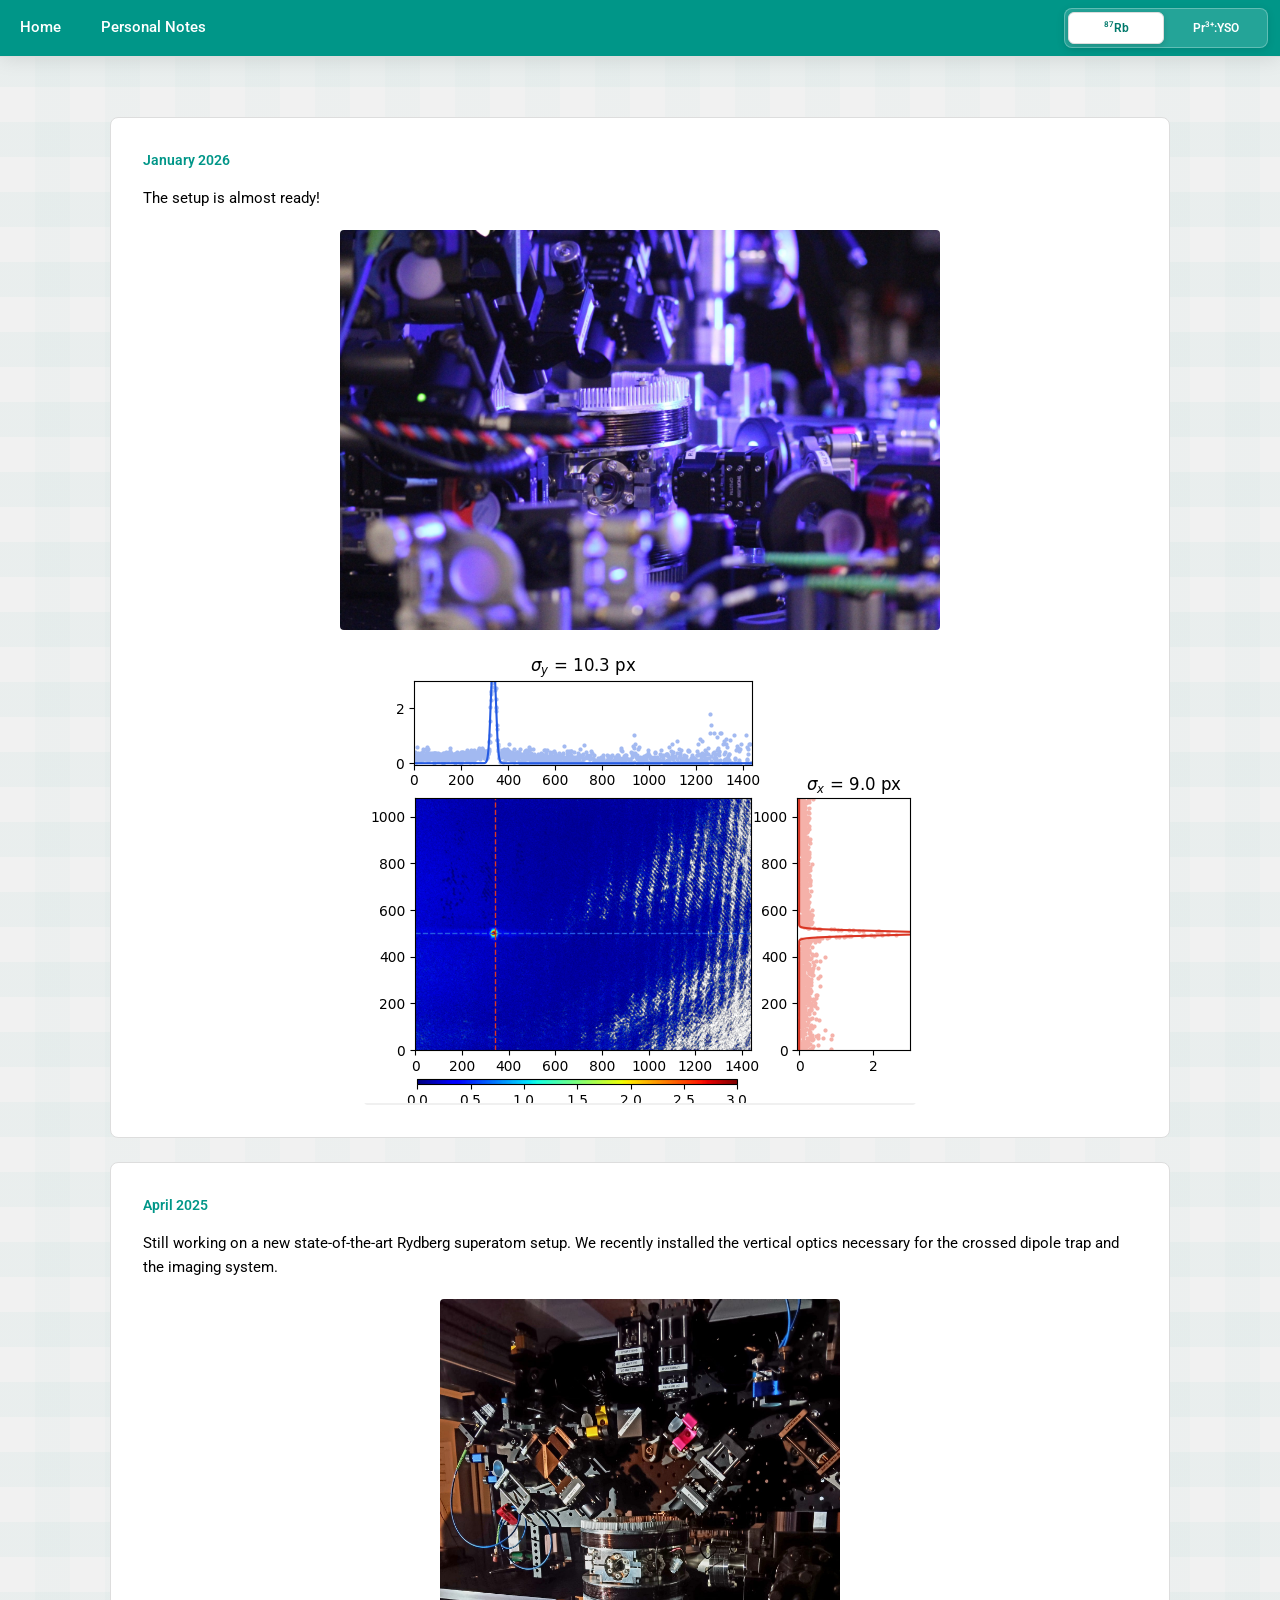
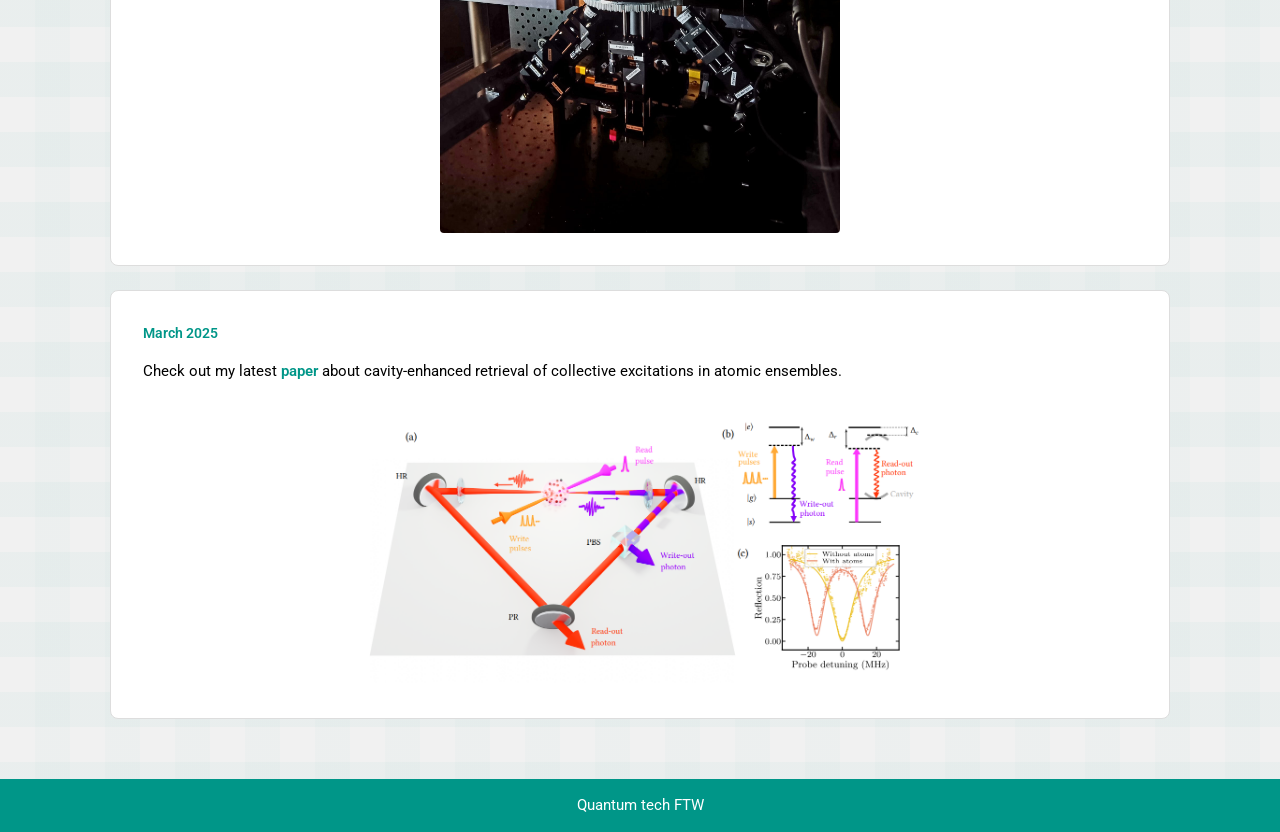
<file: news.html>
<!DOCTYPE html>
<html data-theme="cold-atoms">
<head>
<!-- Google tag (gtag.js) -->
<script async src="https://www.googletagmanager.com/gtag/js?id=G-N4925MTRL2"></script>
<script>
  window.dataLayer = window.dataLayer || [];
  function gtag(){dataLayer.push(arguments);}
  gtag('js', new Date());

  gtag('config', 'G-N4925MTRL2');
</script>

<title>Felix Hoffet webpage</title>
<meta charset="UTF-8">
<meta name="viewport" content="width=device-width, initial-scale=1">
<script defer src="https://cloud.umami.is/script.js" data-website-id="2cf4eb21-756c-438e-a80a-af953fd06451"></script>
<link rel="stylesheet" href="https://www.w3schools.com/w3css/4/w3.css">
<link rel='stylesheet' href='https://fonts.googleapis.com/css?family=Roboto'>
<link rel="stylesheet" href="https://cdnjs.cloudflare.com/ajax/libs/font-awesome/4.7.0/css/font-awesome.min.css">
<style>
:root[data-theme="light"],
:root[data-theme="cold-atoms"] {
  --bg-color: #f1f1f1;
  --text-color: #333;
  --card-bg: #fff;
  --border-color: #ddd;
  --accent-color: #ff6b6b;
  --accent-gradient: linear-gradient(135deg, #ff6b6b 0%, #ff8787 100%);
  --teal-color: #009688;
  --teal-gradient: linear-gradient(135deg, #009688 0%, #00bfa5 100%);
  --teal-contrast: #fff;
  --theme-soft-bg: rgba(0, 150, 136, 0.05);
  --navbar-bg: #009688;
  --navbar-text-color: #fff;
  --navbar-active-bg: rgba(255, 255, 255, 0.15);
  --navbar-active-border: #fff;
  --navbar-shadow: 0 2px 20px rgba(0,0,0,0.1);
  --theme-selector-bg: rgba(255,255,255,0.14);
  --theme-selector-border: rgba(255,255,255,0.28);
  --theme-option-color: #fff;
  --theme-option-active-bg: #fff;
  --theme-option-active-color: #00796b;
}

:root[data-theme="pr-yso"] {
  --bg-color: #fff8e8;
  --text-color: #2a2430;
  --card-bg: #fffdf8;
  --border-color: #F8CB63;
  --accent-color: #F863AB;
  --accent-gradient: linear-gradient(135deg, #27C8F5 0%, #F863AB 100%);
  --teal-color: #b87900;
  --teal-gradient: linear-gradient(135deg, #F8CB63 0%, #27C8F5 100%);
  --teal-contrast: #2a2430;
  --theme-soft-bg: rgba(248, 203, 99, 0.25);
  --navbar-bg: #F8CB63;
  --navbar-text-color: #2a2430;
  --navbar-active-bg: rgba(255,255,255,0.32);
  --navbar-active-border: #F863AB;
  --navbar-shadow: 0 2px 20px rgba(248, 203, 99, 0.28);
  --theme-selector-bg: rgba(255,255,255,0.35);
  --theme-selector-border: rgba(42,36,48,0.18);
  --theme-option-color: #2a2430;
  --theme-option-active-bg: #fffdf8;
  --theme-option-active-color: #b87900;
}

:root[data-theme="dark"],
:root[data-theme="antimatter"] {
  --bg-color: #121212;
  --text-color: #f1f1f1;
  --card-bg: #2d2d2d;
  --border-color: #404040;
  --accent-color: #ff8787;
  --accent-gradient: linear-gradient(135deg, #ff8787 0%, #ffa5a5 100%);
  --teal-color: #00bfa5;
  --teal-gradient: linear-gradient(135deg, #00bfa5 0%, #1de9b6 100%);
  --teal-contrast: #121212;
  --theme-soft-bg: rgba(0, 191, 165, 0.08);
  --navbar-bg: #1a2332;
  --navbar-text-color: #fff;
  --navbar-active-bg: rgba(0, 191, 165, 0.2);
  --navbar-active-border: #fff;
  --navbar-shadow: 0 2px 20px rgba(0,0,0,0.3);
  --theme-selector-bg: rgba(255,255,255,0.08);
  --theme-selector-border: rgba(255,255,255,0.16);
  --theme-option-color: #f1f1f1;
  --theme-option-active-bg: #2d2d2d;
  --theme-option-active-color: #1de9b6;
}

body {
  background-color: var(--bg-color) !important;
  color: var(--text-color);
  transition: background-color 0.3s, color 0.3s;
}

:root[data-theme="light"] body,
:root[data-theme="cold-atoms"] body {
  background-image:
    repeating-linear-gradient(
      0deg,
      transparent,
      transparent 35px,
      rgba(0, 150, 136, 0.03) 35px,
      rgba(0, 150, 136, 0.03) 70px
    ),
    repeating-linear-gradient(
      90deg,
      transparent,
      transparent 35px,
      rgba(0, 150, 136, 0.02) 35px,
      rgba(0, 150, 136, 0.02) 70px
    );
}

:root[data-theme="pr-yso"] body {
  background-image:
    repeating-linear-gradient(
      0deg,
      transparent,
      transparent 35px,
      rgba(248, 203, 99, 0.08) 35px,
      rgba(248, 203, 99, 0.08) 70px
    ),
    repeating-linear-gradient(
      90deg,
      transparent,
      transparent 35px,
      rgba(39, 200, 245, 0.05) 35px,
      rgba(39, 200, 245, 0.05) 70px
    );
}

:root[data-theme="dark"] body,
:root[data-theme="antimatter"] body {
  background-image:
    repeating-linear-gradient(
      0deg,
      transparent,
      transparent 35px,
      rgba(0, 191, 165, 0.05) 35px,
      rgba(0, 191, 165, 0.05) 70px
    ),
    repeating-linear-gradient(
      90deg,
      transparent,
      transparent 35px,
      rgba(0, 191, 165, 0.03) 35px,
      rgba(0, 191, 165, 0.03) 70px
    );
}

.w3-light-grey, body.w3-light-grey {
  background-color: var(--bg-color) !important;
}

.w3-white {
  background-color: var(--card-bg) !important;
  color: var(--text-color) !important;
}

.w3-card, .w3-card-4 {
  border: 1px solid var(--border-color) !important;
  border-radius: 8px !important;
  box-shadow: 0 2px 8px rgba(0,0,0,0.08) !important;
  overflow: hidden !important;
}

.w3-text-teal {
  color: var(--teal-color) !important;
}

.w3-teal {
  background-color: var(--teal-color) !important;
  color: var(--teal-contrast) !important;
}

.theme-selector {
  float: right;
  display: flex;
  align-items: center;
  gap: 4px;
  padding: 3px;
  margin: 8px 12px;
  background: var(--theme-selector-bg);
  border: 1px solid var(--theme-selector-border);
  border-radius: 8px;
  box-shadow: 0 2px 8px rgba(0,0,0,0.1);
}

.theme-option {
  display: flex;
  align-items: center;
  justify-content: center;
  width: 96px;
  min-height: 32px;
  padding: 0 9px;
  color: var(--theme-option-color);
  cursor: pointer;
  background: transparent;
  border: 1px solid transparent;
  border-radius: 6px;
  font-family: inherit;
  font-size: 12px;
  font-weight: 600;
  line-height: 1;
  white-space: nowrap;
  transition: background-color 0.2s ease, border-color 0.2s ease, color 0.2s ease;
}

.theme-option:hover {
  background: rgba(255,255,255,0.16);
}

.theme-option.active {
  background: var(--theme-option-active-bg);
  color: var(--theme-option-active-color);
  border-color: var(--border-color);
  box-shadow: 0 2px 6px rgba(0,0,0,0.14);
}

.theme-option:focus-visible {
  outline: 2px solid var(--accent-color);
  outline-offset: 2px;
}

.theme-option sup {
  font-size: 70%;
  line-height: 0;
}

@media (max-width: 680px) {
  .navbar {
    display: flex;
    flex-wrap: wrap;
    align-items: center;
  }

  .navbar a {
    float: none;
  }

  .theme-selector {
    float: none;
    width: calc(100% - 24px);
    justify-content: space-between;
    margin-top: 0;
  }

  .theme-option {
    flex: 1 1 0;
    width: auto;
    justify-content: center;
    padding: 0 6px;
  }
}

html,body,h1,h2,h3,h4,h5,h6 {font-family: "Roboto", sans-serif}

.navbar {
  overflow: hidden;
  background: var(--navbar-bg);
  backdrop-filter: blur(20px);
  box-shadow: var(--navbar-shadow);
  position: sticky;
  top: 0;
  z-index: 1000;
  border-bottom: 1px solid var(--border-color);
  transition: background-color 0.3s, border-color 0.3s;
}

.navbar a {
  float: left;
  font-size: 15px;
  font-weight: 500;
  color: var(--navbar-text-color);
  text-align: center;
  padding: 16px 20px;
  text-decoration: none;
  transition: all 0.3s cubic-bezier(0.4, 0, 0.2, 1);
  position: relative;
}

.navbar a.active {
  background: var(--navbar-active-bg);
  border-bottom: 3px solid var(--navbar-active-border);
}

.navbar a::after {
  content: '';
  position: absolute;
  bottom: 0;
  left: 50%;
  width: 0;
  height: 3px;
  background: var(--accent-gradient);
  transition: all 0.3s cubic-bezier(0.4, 0, 0.2, 1);
  transform: translateX(-50%);
  border-radius: 3px 3px 0 0;
}

.navbar a:hover::after {
  width: 80%;
}

.navbar a.active::after {
  display: none;
}

/* News specific styles */
.news-container {
  max-width: 1100px;
  margin: 40px auto;
  padding: 20px;
}

.news-item {
  padding: 32px;
  border-bottom: 1px solid var(--border-color);
  background: var(--card-bg);
  margin-bottom: 24px;
  border-radius: 8px;
  border: 1px solid var(--border-color);
}

.news-item:last-child {
  margin-bottom: 0;
}

.news-date {
  font-size: 90%;
  color: var(--teal-color);
  font-weight: 600;
  margin-bottom: 16px;
}

.news-content {
  font-size: 100%;
  line-height: 1.6;
  margin-bottom: 8px;
}

.news-content a {
  color: var(--teal-color);
  text-decoration: none;
  font-weight: 600;
}

.news-content a:hover {
  text-decoration: underline;
}

.news-image {
  text-align: center;
  margin-top: 20px;
}

.news-image img {
  max-width: 100%;
  height: auto;
  border-radius: 4px;
}
</style>
</head>
<div class="navbar">
  <a href="index.html">Home</a>
  <a href="notes.html">Personal Notes</a>
  <div class="theme-selector" role="group" aria-label="Theme">
    <button type="button" class="theme-option active" data-theme-option="cold-atoms" onclick="setTheme('cold-atoms')" aria-pressed="true"><sup>87</sup>Rb</button>
    <button type="button" class="theme-option" data-theme-option="pr-yso" onclick="setTheme('pr-yso')" aria-pressed="false">Pr<sup>3+</sup>:YSO</button>
  </div>
</div>
<body class="w3-light-grey">

  <div class="news-container">
    <div class="news-item">
      <div class="news-date">January 2026</div>
      <div class="news-content">
        The setup is almost ready!
      </div>
      <div class="news-image">
        <img src="/images/rydberg_photo.jpeg" style="max-width: 600px;" alt="Rydberg photo">
      </div>
      <div class="news-image">
        <img src="/images/dipole_trap.png" style="max-width: 600px;" alt="Dipole trap">
      </div>
    </div>

    <div class="news-item">
      <div class="news-date">April 2025</div>
      <div class="news-content">
        Still working on a new state-of-the-art Rydberg superatom setup. We recently installed the vertical optics necessary for the crossed dipole trap and the imaging system.
      </div>
      <div class="news-image">
        <img src="/images/rydberg_setup.jpeg" style="max-width: 400px;" alt="Rydberg setup">
      </div>
    </div>

    <div class="news-item">
      <div class="news-date">March 2025</div>
      <div class="news-content">
        Check out my latest <a href="https://arxiv.org/pdf/2503.22354" target="_blank">paper</a> about cavity-enhanced retrieval of collective excitations in atomic ensembles.
      </div>
      <div class="news-image">
        <img src="/images/paper_figure.PNG" style="max-width: 600px;" alt="Paper Figure">
      </div>
    </div>
  </div>

<footer class="w3-container w3-teal w3-center w3-margin-top">
    <p>Quantum tech FTW</p>
</footer>

<script>
const themeAliases = {
  light: 'cold-atoms',
  dark: 'cold-atoms',
  antimatter: 'cold-atoms'
};
const availableThemes = ['cold-atoms', 'pr-yso'];

function normalizeTheme(theme) {
  const normalizedTheme = themeAliases[theme] || theme;
  return availableThemes.includes(normalizedTheme) ? normalizedTheme : 'cold-atoms';
}

function setTheme(theme) {
  const selectedTheme = normalizeTheme(theme);
  document.documentElement.setAttribute('data-theme', selectedTheme);
  localStorage.setItem('theme', selectedTheme);

  document.querySelectorAll('.theme-option').forEach((button) => {
    const isActive = button.dataset.themeOption === selectedTheme;
    button.classList.toggle('active', isActive);
    button.setAttribute('aria-pressed', isActive ? 'true' : 'false');
  });
}

document.addEventListener('DOMContentLoaded', () => {
  setTheme(localStorage.getItem('theme') || document.documentElement.getAttribute('data-theme'));
});
</script>

</body>
</html>
</file>
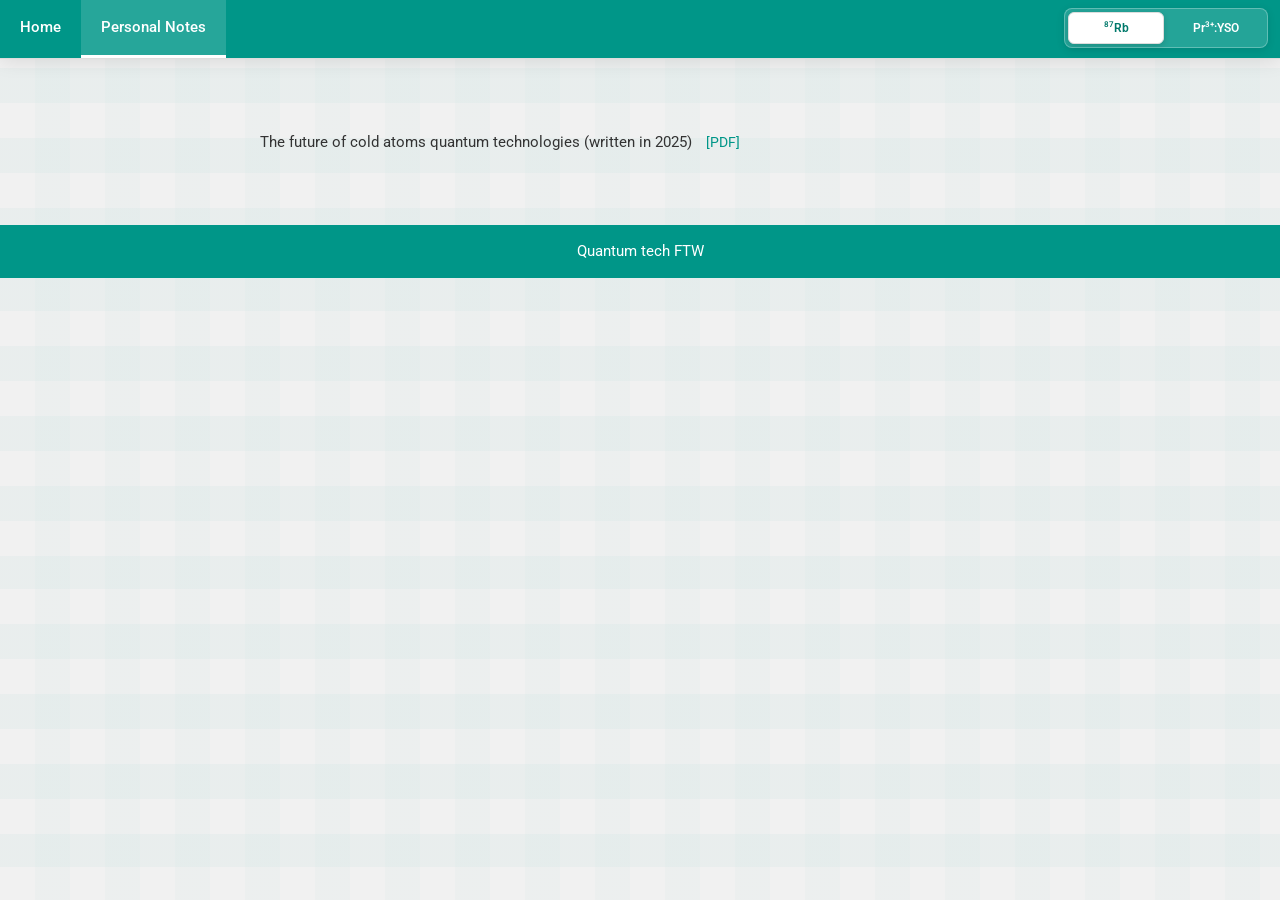
<file: notes.html>
<!DOCTYPE html>
<html data-theme="cold-atoms">
<head>
<!-- Google tag (gtag.js) -->
<script async src="https://www.googletagmanager.com/gtag/js?id=G-N4925MTRL2"></script>
<script>
  window.dataLayer = window.dataLayer || [];
  function gtag(){dataLayer.push(arguments);}
  gtag('js', new Date());

  gtag('config', 'G-N4925MTRL2');
</script>

<title>Felix Hoffet webpage</title>
<meta charset="UTF-8">
<meta name="viewport" content="width=device-width, initial-scale=1">
<script defer src="https://cloud.umami.is/script.js" data-website-id="2cf4eb21-756c-438e-a80a-af953fd06451"></script>
<link rel="stylesheet" href="https://www.w3schools.com/w3css/4/w3.css">
<link rel='stylesheet' href='https://fonts.googleapis.com/css?family=Roboto'>
<link rel="stylesheet" href="https://cdnjs.cloudflare.com/ajax/libs/font-awesome/4.7.0/css/font-awesome.min.css">
<style>
:root[data-theme="light"],
:root[data-theme="cold-atoms"] {
  --bg-color: #f1f1f1;
  --text-color: #333;
  --card-bg: #fff;
  --border-color: #ddd;
  --accent-color: #ff6b6b;
  --accent-gradient: linear-gradient(135deg, #ff6b6b 0%, #ff8787 100%);
  --teal-color: #009688;
  --teal-gradient: linear-gradient(135deg, #009688 0%, #00bfa5 100%);
  --teal-contrast: #fff;
  --theme-soft-bg: rgba(0, 150, 136, 0.05);
  --navbar-bg: #009688;
  --navbar-text-color: #fff;
  --navbar-active-bg: rgba(255, 255, 255, 0.15);
  --navbar-active-border: #fff;
  --navbar-shadow: 0 2px 20px rgba(0,0,0,0.1);
  --theme-selector-bg: rgba(255,255,255,0.14);
  --theme-selector-border: rgba(255,255,255,0.28);
  --theme-option-color: #fff;
  --theme-option-active-bg: #fff;
  --theme-option-active-color: #00796b;
}

:root[data-theme="pr-yso"] {
  --bg-color: #fff8e8;
  --text-color: #2a2430;
  --card-bg: #fffdf8;
  --border-color: #F8CB63;
  --accent-color: #F863AB;
  --accent-gradient: linear-gradient(135deg, #27C8F5 0%, #F863AB 100%);
  --teal-color: #b87900;
  --teal-gradient: linear-gradient(135deg, #F8CB63 0%, #27C8F5 100%);
  --teal-contrast: #2a2430;
  --theme-soft-bg: rgba(248, 203, 99, 0.25);
  --navbar-bg: #F8CB63;
  --navbar-text-color: #2a2430;
  --navbar-active-bg: rgba(255,255,255,0.32);
  --navbar-active-border: #F863AB;
  --navbar-shadow: 0 2px 20px rgba(248, 203, 99, 0.28);
  --theme-selector-bg: rgba(255,255,255,0.35);
  --theme-selector-border: rgba(42,36,48,0.18);
  --theme-option-color: #2a2430;
  --theme-option-active-bg: #fffdf8;
  --theme-option-active-color: #b87900;
}

:root[data-theme="dark"],
:root[data-theme="antimatter"] {
  --bg-color: #121212;
  --text-color: #f1f1f1;
  --card-bg: #2d2d2d;
  --border-color: #404040;
  --accent-color: #ff8787;
  --accent-gradient: linear-gradient(135deg, #ff8787 0%, #ffa5a5 100%);
  --teal-color: #00bfa5;
  --teal-gradient: linear-gradient(135deg, #00bfa5 0%, #1de9b6 100%);
  --teal-contrast: #121212;
  --theme-soft-bg: rgba(0, 191, 165, 0.08);
  --navbar-bg: #1a2332;
  --navbar-text-color: #fff;
  --navbar-active-bg: rgba(0, 191, 165, 0.2);
  --navbar-active-border: #fff;
  --navbar-shadow: 0 2px 20px rgba(0,0,0,0.3);
  --theme-selector-bg: rgba(255,255,255,0.08);
  --theme-selector-border: rgba(255,255,255,0.16);
  --theme-option-color: #f1f1f1;
  --theme-option-active-bg: #2d2d2d;
  --theme-option-active-color: #1de9b6;
}

body {
  background-color: var(--bg-color) !important;
  color: var(--text-color);
  transition: background-color 0.3s, color 0.3s;
}

:root[data-theme="light"] body,
:root[data-theme="cold-atoms"] body {
  background-image:
    repeating-linear-gradient(
      0deg,
      transparent,
      transparent 35px,
      rgba(0, 150, 136, 0.03) 35px,
      rgba(0, 150, 136, 0.03) 70px
    ),
    repeating-linear-gradient(
      90deg,
      transparent,
      transparent 35px,
      rgba(0, 150, 136, 0.02) 35px,
      rgba(0, 150, 136, 0.02) 70px
    );
}

:root[data-theme="pr-yso"] body {
  background-image:
    repeating-linear-gradient(
      0deg,
      transparent,
      transparent 35px,
      rgba(248, 203, 99, 0.08) 35px,
      rgba(248, 203, 99, 0.08) 70px
    ),
    repeating-linear-gradient(
      90deg,
      transparent,
      transparent 35px,
      rgba(39, 200, 245, 0.05) 35px,
      rgba(39, 200, 245, 0.05) 70px
    );
}

:root[data-theme="dark"] body,
:root[data-theme="antimatter"] body {
  background-image:
    repeating-linear-gradient(
      0deg,
      transparent,
      transparent 35px,
      rgba(0, 191, 165, 0.05) 35px,
      rgba(0, 191, 165, 0.05) 70px
    ),
    repeating-linear-gradient(
      90deg,
      transparent,
      transparent 35px,
      rgba(0, 191, 165, 0.03) 35px,
      rgba(0, 191, 165, 0.03) 70px
    );
}

.w3-light-grey, body.w3-light-grey {
  background-color: var(--bg-color) !important;
}

.w3-white {
  background-color: var(--card-bg) !important;
  color: var(--text-color) !important;
}

.w3-card, .w3-card-4 {
  border: 1px solid var(--border-color) !important;
  border-radius: 8px !important;
  box-shadow: 0 2px 8px rgba(0,0,0,0.08) !important;
  overflow: hidden !important;
}

.w3-text-teal {
  color: var(--teal-color) !important;
}

.w3-teal {
  background-color: var(--teal-color) !important;
  color: var(--teal-contrast) !important;
}

.theme-selector {
  float: right;
  display: flex;
  align-items: center;
  gap: 4px;
  padding: 3px;
  margin: 8px 12px;
  background: var(--theme-selector-bg);
  border: 1px solid var(--theme-selector-border);
  border-radius: 8px;
  box-shadow: 0 2px 8px rgba(0,0,0,0.1);
}

.theme-option {
  display: flex;
  align-items: center;
  justify-content: center;
  width: 96px;
  min-height: 32px;
  padding: 0 9px;
  color: var(--theme-option-color);
  cursor: pointer;
  background: transparent;
  border: 1px solid transparent;
  border-radius: 6px;
  font-family: inherit;
  font-size: 12px;
  font-weight: 600;
  line-height: 1;
  white-space: nowrap;
  transition: background-color 0.2s ease, border-color 0.2s ease, color 0.2s ease;
}

.theme-option:hover {
  background: rgba(255,255,255,0.16);
}

.theme-option.active {
  background: var(--theme-option-active-bg);
  color: var(--theme-option-active-color);
  border-color: var(--border-color);
  box-shadow: 0 2px 6px rgba(0,0,0,0.14);
}

.theme-option:focus-visible {
  outline: 2px solid var(--accent-color);
  outline-offset: 2px;
}

.theme-option sup {
  font-size: 70%;
  line-height: 0;
}

@media (max-width: 680px) {
  .navbar {
    display: flex;
    flex-wrap: wrap;
    align-items: center;
  }

  .navbar a {
    float: none;
  }

  .theme-selector {
    float: none;
    width: calc(100% - 24px);
    justify-content: space-between;
    margin-top: 0;
  }

  .theme-option {
    flex: 1 1 0;
    width: auto;
    justify-content: center;
    padding: 0 6px;
  }
}

html,body,h1,h2,h3,h4,h5,h6 {font-family: "Roboto", sans-serif}
.w3-display-container img {
  display: block;
  margin: 0 auto; /* This centers the image horizontally */
}
div.b {
  margin: 8px 0;
  line-height: 1.4
}
p.just {
	text-align: justify;
	text-justify: inter-word;
}
.navbar {
  overflow: hidden;
  background: var(--navbar-bg);
  backdrop-filter: blur(20px);
  box-shadow: var(--navbar-shadow);
  position: sticky;
  top: 0;
  z-index: 1000;
  border-bottom: 1px solid var(--border-color);
  transition: background-color 0.3s, border-color 0.3s;
}

.navbar a {
  float: left;
  font-size: 15px;
  font-weight: 500;
  color: var(--navbar-text-color);
  text-align: center;
  padding: 16px 20px;
  text-decoration: none;
  transition: all 0.3s cubic-bezier(0.4, 0, 0.2, 1);
  position: relative;
}

.navbar a.active {
  background: var(--navbar-active-bg);
  border-bottom: 3px solid var(--navbar-active-border);
}

.navbar a::after {
  content: '';
  position: absolute;
  bottom: 0;
  left: 50%;
  width: 0;
  height: 3px;
  background: var(--accent-gradient);
  transition: all 0.3s cubic-bezier(0.4, 0, 0.2, 1);
  transform: translateX(-50%);
  border-radius: 3px 3px 0 0;
}

.navbar a:hover::after {
  width: 80%;
}

.navbar a.active::after {
  display: none;
}

.dropdown {
  float: left;
  overflow: hidden;
}

.dropdown .dropbtn {
  font-size: 15px;
  font-weight: 500;
  border: none;
  outline: none;
  color: var(--text-color);
  padding: 16px 20px;
  background-color: inherit;
  font-family: inherit;
  margin: 0;
  transition: all 0.3s ease;
}

.navbar a:hover, .dropdown:hover .dropbtn {
  color: var(--accent-color);
  background: transparent;
}

.dropdown-content {
  display: none;
  position: absolute;
  background: var(--card-bg);
  min-width: 200px;
  box-shadow: 0 8px 24px rgba(0,0,0,0.15);
  z-index: 1;
  border-radius: 8px;
  border: 1px solid var(--border-color);
  margin-top: 8px;
  backdrop-filter: blur(20px);
}

.dropdown-content a {
  float: none;
  color: var(--text-color);
  padding: 12px 20px;
  text-decoration: none;
  display: block;
  text-align: left;
  transition: all 0.2s ease;
}

.dropdown-content a:hover {
  background: var(--accent-gradient);
  color: white;
}

.dropdown-content a:first-child:hover {
  border-radius: 8px 8px 0 0;
}

.dropdown-content a:last-child:hover {
  border-radius: 0 0 8px 8px;
}

.dropdown:hover .dropdown-content {
  display: block;
}

/* Notes specific styles */
.notes-container {
  max-width: 800px;
  margin: 40px auto;
  padding: 20px;
}

.note-item {
  padding: 12px 0;
  border-bottom: 1px solid var(--border-color);
}

.note-item:last-child {
  border-bottom: none;
}

.note-title {
  font-size: 100%;
  font-weight: 400;
  color: var(--text-color);
  display: inline;
  margin-right: 10px;
}

.note-link {
  color: var(--teal-color);
  text-decoration: none;
  font-size: 90%;
  transition: opacity 0.2s ease;
}

.note-link:hover {
  opacity: 0.7;
  text-decoration: underline;
}
</style>
</head>
<div class="navbar">
  <a href="index.html">Home</a>
  <a href="notes.html" class="active">Personal Notes</a>
  <div class="theme-selector" role="group" aria-label="Theme">
    <button type="button" class="theme-option active" data-theme-option="cold-atoms" onclick="setTheme('cold-atoms')" aria-pressed="true"><sup>87</sup>Rb</button>
    <button type="button" class="theme-option" data-theme-option="pr-yso" onclick="setTheme('pr-yso')" aria-pressed="false">Pr<sup>3+</sup>:YSO</button>
  </div>
</div>
<body class="w3-light-grey">

  <div class="notes-container">
    <div class="note-item">
      <span class="note-title">The future of cold atoms quantum technologies (written in 2025)</span>
      <a
        href="pdf/Opinion_piece.pdf"
        target="_blank"
        class="note-link"
        data-umami-event="PDF click"
        data-umami-event-title="The future of cold atoms quantum technologies"
        data-umami-event-file="Opinion_piece.pdf"
      >[PDF]</a>
    </div>
  </div>


<footer class="w3-container w3-teal w3-center w3-margin-top">
    <p>Quantum tech FTW</p>
</footer>

<script>
const themeAliases = {
  light: 'cold-atoms',
  dark: 'cold-atoms',
  antimatter: 'cold-atoms'
};
const availableThemes = ['cold-atoms', 'pr-yso'];

function normalizeTheme(theme) {
  const normalizedTheme = themeAliases[theme] || theme;
  return availableThemes.includes(normalizedTheme) ? normalizedTheme : 'cold-atoms';
}

function setTheme(theme) {
  const selectedTheme = normalizeTheme(theme);
  document.documentElement.setAttribute('data-theme', selectedTheme);
  localStorage.setItem('theme', selectedTheme);

  document.querySelectorAll('.theme-option').forEach((button) => {
    const isActive = button.dataset.themeOption === selectedTheme;
    button.classList.toggle('active', isActive);
    button.setAttribute('aria-pressed', isActive ? 'true' : 'false');
  });
}

document.addEventListener('DOMContentLoaded', () => {
  setTheme(localStorage.getItem('theme') || document.documentElement.getAttribute('data-theme'));
});
</script>

</body>
</html>
</file>
<file: cigs/app.css>
/* ---------- theme ---------- */
:root {
  color-scheme: light dark;
  --bg: #CFE3F5;
  --text: #1F3A57;
  --text-2: rgba(31, 58, 87, 0.78);   /* secondary text, keeps >= 4.5:1 on the background */
  --disk: #EAF4FC;
  --disk-shadow: 0 18px 40px rgba(31, 58, 87, 0.14);
  --disk-highlight: rgba(255, 255, 255, 0.7);
  --btn: rgba(255, 255, 255, 0.55);
  --card: rgba(255, 255, 255, 0.65);
  --card-solid: #E9F2FA;              /* same as card over the background, for opaque layers */
  --pill: rgba(255, 255, 255, 0.6);
  --track: rgba(31, 58, 87, 0.10);
  --line: rgba(31, 58, 87, 0.08);
  --bar: #1F3A57;
  --orange: #FF7A59;
  --orange-text: #A83D1C;
  --tan: #F2B56B;
  --ember: #FFD36B;
  --smoke: #9FB8CF;
  --ash: #B9C5D1;
  --cig-outline: #1F3A57;
  --cig-body: #FFFFFF;
  --green: #176A41;
  --red: #A83A1E;
  --danger: #C4452A;
  --sheet: #E9F2FA;
  --seg-thumb: #FFFFFF;
  --range-bg: #1F3A57;
  --range-text: #FFFFFF;
  --toast-bg: #1F3A57;
  --toast-text: #FFFFFF;
}
@media (prefers-color-scheme: dark) {
  :root {
    --bg: #13202E;
    --text: #E6EFF8;
    --text-2: rgba(230, 239, 248, 0.72);
    --disk: #1E3146;
    --disk-shadow: 0 18px 40px rgba(0, 0, 0, 0.4);
    --disk-highlight: rgba(255, 255, 255, 0.06);
    --btn: rgba(255, 255, 255, 0.12);
    --card: rgba(255, 255, 255, 0.08);
    --card-solid: #253646;
    --pill: rgba(255, 255, 255, 0.1);
    --track: rgba(255, 255, 255, 0.1);
    --line: rgba(255, 255, 255, 0.08);
    --bar: #E6EFF8;
    --orange-text: #FF9A7A;
    --smoke: #6E8BA6;
    --ash: #8FA0B2;
    --cig-outline: #0E1A27;
    --cig-body: #F4F8FC;
    --green: #5FD39A;
    --red: #FF8A6A;
    --danger: #D9512F;
    --sheet: #1C2B3B;
    --seg-thumb: rgba(255, 255, 255, 0.16);
    --range-bg: #E6EFF8;
    --range-text: #13202E;
    --toast-bg: #E6EFF8;
    --toast-text: #13202E;
  }
}

/* ---------- spliff mode: the same screens in light green ---------- */
:root[data-mode="spliff"] {
  --bg: #D6EFDA;
  --text: #1E4A30;
  --text-2: rgba(30, 74, 48, 0.78);
  --disk: #ECF8EE;
  --disk-shadow: 0 18px 40px rgba(30, 74, 48, 0.14);
  --card-solid: #E8F5EA;
  --track: rgba(30, 74, 48, 0.10);
  --line: rgba(30, 74, 48, 0.08);
  --bar: #1E4A30;
  --smoke: #9CC4A6;
  --ash: #B8C9BC;
  --cig-outline: #1E4A30;
  --sheet: #E8F5EA;
  --range-bg: #1E4A30;
  --toast-bg: #1E4A30;
  --paper: #F8F3E6;
  --roach: #D2B183;
  --roach-lines: #8F6B3A;
}
@media (prefers-color-scheme: dark) {
  :root[data-mode="spliff"] {
    --bg: #122419;
    --text: #E3F2E7;
    --text-2: rgba(227, 242, 231, 0.72);
    --disk: #1D3626;
    --disk-shadow: 0 18px 40px rgba(0, 0, 0, 0.4);
    --card-solid: #24382C;
    --track: rgba(255, 255, 255, 0.1);
    --line: rgba(255, 255, 255, 0.08);
    --bar: #E3F2E7;
    --smoke: #6FA383;
    --ash: #8FA896;
    --cig-outline: #0C1A11;
    --sheet: #1A2E21;
    --range-bg: #E3F2E7;
    --range-text: #122419;
    --toast-bg: #E3F2E7;
    --toast-text: #122419;
    --paper: #F1EBDA;
    --roach: #C7A574;
    --roach-lines: #7A5A2E;
  }
}

/* ---------- base ---------- */
* { box-sizing: border-box; margin: 0; padding: 0; }
html, body {
  height: 100%;
  background: var(--bg);
  color: var(--text);
  overscroll-behavior: none;
}
body {
  font-family: -apple-system, BlinkMacSystemFont, "SF Pro Text", "Segoe UI", Roboto, sans-serif;
  -webkit-font-smoothing: antialiased;
  -webkit-text-size-adjust: 100%;
  -webkit-tap-highlight-color: transparent;
  -webkit-touch-callout: none;
  -webkit-user-select: none;
  user-select: none;
  touch-action: manipulation;
  position: fixed;
  inset: 0;
  overflow: hidden;
}
[hidden] { display: none !important; }
button {
  font: inherit;
  color: inherit;
  background: none;
  border: 0;
  cursor: pointer;
  touch-action: manipulation;
}
button:disabled { cursor: default; }
:focus { outline: none; }
:focus-visible { outline: 2px solid var(--orange); outline-offset: 2px; }
svg { display: block; }

#app { position: fixed; inset: 0; overflow: hidden; }
.view {
  position: absolute;
  inset: 0;
  display: flex;
  flex-direction: column;
  padding-top: env(safe-area-inset-top);
  max-width: 480px;
  margin: 0 auto;
}

/* ---------- top bar ---------- */
.topbar {
  display: flex;
  align-items: center;
  justify-content: space-between;
  padding: 16px 20px 0;
  height: calc(44px + 16px);
  flex: none;
}
.topbar-title {
  font-size: 17px;
  font-weight: 700;
  letter-spacing: -0.2px;
  text-align: center;
  flex: 1;
}
.topbar-date { font-size: 15px; font-weight: 600; color: var(--text-2); }
.round-btn, .round-spacer {
  width: 44px;
  height: 44px;
  flex: none;
}
.round-btn {
  border-radius: 50%;
  background: var(--btn);
  display: grid;
  place-items: center;
  color: var(--text);
  transition: transform 0.12s, background 0.12s;
}
.round-btn:active { transform: scale(0.92); }
.visually-hidden {
  position: absolute;
  width: 1px;
  height: 1px;
  overflow: hidden;
  clip: rect(0 0 0 0);
  white-space: nowrap;
}

/* cigarettes / spliffs toggle (top right) */
.mode-toggle {
  position: relative;
  display: flex;
  align-items: center;
  flex: none;
  width: 84px;
  height: 44px;
  padding: 4px;
  border-radius: 999px;
  background: var(--btn);
  color: var(--text-2);
  transition: background 0.2s;
}
.mode-thumb {
  position: absolute;
  top: 4px;
  left: 4px;
  width: 36px;
  height: 36px;
  border-radius: 50%;
  background: var(--range-bg);
  box-shadow: 0 2px 6px rgba(0, 0, 0, 0.18);
  transition: transform 0.22s cubic-bezier(0.2, 0.8, 0.2, 1);
}
.mode-toggle[aria-checked="true"] .mode-thumb { transform: translateX(40px); }
.mode-ico {
  position: relative;
  width: 36px;
  height: 36px;
  padding: 12px 7px;
  fill: currentColor;
  flex: none;
  transition: color 0.2s;
}
.mode-toggle[aria-checked="false"] .mode-ico-cig,
.mode-toggle[aria-checked="true"] .mode-ico-spliff { color: var(--range-text); }
.mode-toggle:active .mode-thumb { transform: scale(0.94); }
.mode-toggle[aria-checked="true"]:active .mode-thumb { transform: translateX(40px) scale(0.94); }

/* ---------- main ---------- */
.main-body {
  flex: 1;
  display: flex;
  flex-direction: column;
  align-items: center;
  justify-content: space-evenly;
  padding-bottom: calc(env(safe-area-inset-bottom) + 12px);
  min-height: 0;
}
.counter { position: relative; text-align: center; }
.counter-num {
  font-size: 96px;
  font-weight: 200;
  letter-spacing: -3px;
  line-height: 1;
  font-variant-numeric: tabular-nums;
  will-change: transform;
}
.counter-label { font-size: 15px; color: var(--text-2); margin-top: 6px; }
.undo-btn {
  position: absolute;
  left: 50%;
  top: 100%;
  transform: translateX(-50%);
  margin-top: 10px;
  padding: 6px 14px;
  border-radius: 999px;
  background: var(--btn);
  font-size: 13px;
  font-weight: 600;
  color: var(--text);
  animation: undo-in 0.2s ease-out;
}
@keyframes undo-in { from { opacity: 0; transform: translate(-50%, 4px); } }

.disk {
  width: 260px;
  height: 260px;
  border-radius: 50%;
  background: var(--disk);
  box-shadow: var(--disk-shadow), inset 0 2px 0 var(--disk-highlight);
  display: grid;
  place-items: center;
  transition: transform 0.12s ease-out;
  will-change: transform;
  -webkit-user-select: none;
  user-select: none;
}
.disk.is-pressed { transform: scale(0.96); }
.cig { width: 260px; height: 260px; grid-area: 1 / 1; }
.cig-body { fill: var(--cig-body); stroke: var(--cig-outline); stroke-width: 4; }
.cig-filter { fill: var(--tan); stroke: var(--cig-outline); stroke-width: 4; stroke-linejoin: round; }
.cig-filter-lines { fill: none; stroke: #B8782E; stroke-width: 2.5; stroke-linecap: round; opacity: 0.55; }
.cig-cap { fill: var(--orange); stroke: var(--cig-outline); stroke-width: 4; stroke-linejoin: round; }
.cig-ash { fill: var(--ash); }
.cig-smoke { fill: none; stroke: var(--smoke); stroke-width: 3.5; stroke-linecap: round; }
/* the spliff: paper cone, cardboard roach, twisted end */
.spliff-paper { fill: var(--paper, #F8F3E6); stroke: var(--cig-outline); stroke-width: 4; stroke-linejoin: round; }
.spliff-seam { fill: none; stroke: var(--cig-outline); stroke-width: 1.5; stroke-linecap: round; opacity: 0.18; }
.spliff-roach { fill: var(--roach, #D2B183); stroke: var(--cig-outline); stroke-width: 4; stroke-linejoin: round; }
.spliff-roach-lines { fill: none; stroke: var(--roach-lines, #8F6B3A); stroke-width: 2; stroke-linecap: round; opacity: 0.6; }
.spliff-twist { fill: var(--paper, #F8F3E6); stroke: var(--cig-outline); stroke-width: 4; stroke-linejoin: round; }
.spliff-twist-lines { fill: none; stroke: var(--cig-outline); stroke-width: 1.5; stroke-linecap: round; opacity: 0.3; }

.today-row { text-align: center; min-height: 48px; }
.glyphs {
  display: flex;
  flex-wrap: wrap;
  justify-content: center;
  gap: 6px 8px;
  max-width: 300px;
  margin: 0 auto 10px;
  min-height: 8px;
}
.glyph { width: 18px; height: 8px; }
.glyph-filter { fill: var(--tan); }
.glyph-body { fill: var(--bar); }
.glyph-tip { fill: var(--orange); }
.glyph-roach { fill: var(--roach, #D2B183); }
.glyph-cone { fill: var(--bar); }
.last-one { font-size: 13px; color: var(--text-2); }

@media (max-height: 700px) {
  .counter-num { font-size: 80px; }
  .disk, .cig { width: 230px; height: 230px; }
}

/* ---------- statistics ---------- */
.scroll {
  flex: 1;
  min-height: 0;
  overflow-y: auto;
  -webkit-overflow-scrolling: touch;
  overscroll-behavior: contain;
  padding: 0 20px calc(env(safe-area-inset-bottom) + 24px);
}
.footnote {
  font-size: 12px;
  color: var(--text-2);
  text-align: center;
  margin: 14px 0 0;
}

/* segmented control */
.segmented {
  position: relative;
  display: flex;
  flex: none;
  margin: 8px 20px 0;
  padding: 3px;
  border-radius: 999px;
  background: var(--track);
}
.segmented-thumb {
  position: absolute;
  top: 3px;
  left: 3px;
  width: calc((100% - 6px) / 3);
  height: calc(100% - 6px);
  border-radius: 999px;
  background: var(--seg-thumb);
  box-shadow: 0 2px 6px rgba(31, 58, 87, 0.12);
  transition: transform 0.22s cubic-bezier(0.2, 0.8, 0.2, 1);
}
.segment {
  position: relative;
  flex: 1;
  padding: 9px 0;
  font-size: 14px;
  font-weight: 500;
  color: var(--text-2);
  border-radius: 999px;
  transition: color 0.15s;
}
.segment[aria-selected="true"] { color: var(--text); font-weight: 600; }

.panel { padding-top: 20px; }
.card {
  background: var(--card);
  border-radius: 18px;
  margin-top: 20px;
}

/* Today segment */
.daynav {
  display: flex;
  align-items: center;
  justify-content: center;
  gap: 6px;
  margin-bottom: 10px;
}
.nav-btn {
  width: 34px;
  height: 34px;
  border-radius: 50%;
  background: var(--btn);
  display: grid;
  place-items: center;
  color: var(--text);
}
.nav-btn:disabled { opacity: 0.3; }
.daynav-label {
  min-width: 150px;
  padding: 7px 10px;
  border-radius: 999px;
  font-size: 14px;
  font-weight: 600;
  color: var(--text-2);
  text-align: center;
}
.daynav-label:not(:disabled) { background: var(--btn); color: var(--text); }
.big-count {
  font-size: 88px;
  font-weight: 200;
  letter-spacing: -3px;
  line-height: 1;
  text-align: center;
  font-variant-numeric: tabular-nums;
}
.big-label { font-size: 15px; color: var(--text-2); text-align: center; margin-top: 6px; }
.pill-note {
  display: table;
  margin: 12px auto 0;
  padding: 6px 12px;
  border-radius: 999px;
  background: var(--pill);
  font-size: 13px;
  font-weight: 500;
}
.card.list { overflow: hidden; padding: 4px 0; }
.card.empty { padding: 28px 16px; text-align: center; color: var(--text-2); font-size: 14px; }
.row { position: relative; overflow: hidden; touch-action: pan-y; }
.row-content {
  position: relative;
  display: flex;
  align-items: center;
  gap: 12px;
  padding: 13px 16px;
  transition: transform 0.2s ease-out;
}
.row + .row .row-content { border-top: 1px solid var(--line); }
.row-n { width: 26px; font-size: 13px; color: var(--text-2); }
.row-time { flex: 1; font-size: 17px; font-weight: 500; font-variant-numeric: tabular-nums; }
.row-gap { font-size: 13px; color: var(--text-2); font-variant-numeric: tabular-nums; }
.row-delete {
  position: absolute;
  top: 0;
  right: 0;
  bottom: 0;
  width: 0;
  overflow: hidden;
  display: flex;
  align-items: center;
  justify-content: center;
  background: var(--danger);
  color: #fff;
  font-size: 15px;
  font-weight: 600;
  white-space: nowrap;
  transition: width 0.2s ease-out;
}

/* Stats segment */
.tiles { display: grid; grid-template-columns: 1fr 1fr; gap: 14px; }
.tile { background: var(--card); border-radius: 18px; padding: 18px 18px 16px; }
.tile-value {
  font-size: 34px;
  font-weight: 300;
  letter-spacing: -1px;
  line-height: 1.1;
  font-variant-numeric: tabular-nums;
}
.tile-label { font-size: 13px; color: var(--text-2); margin-top: 4px; }
.chart-card { padding: 18px 18px 16px; }
.card-head { display: flex; justify-content: space-between; align-items: baseline; margin-bottom: 16px; }
.card-head h2 { font-size: 16px; font-weight: 700; }
.card-sub { font-size: 12px; color: var(--text-2); }
.hchart { height: 120px; display: flex; align-items: flex-end; gap: 3px; }
.hbar { flex: 1; min-width: 0; background: var(--bar); border-radius: 2px 2px 0 0; }
.hbar.is-peak { background: var(--orange); }
.hbar.is-empty { opacity: 0.25; }
.haxis { display: flex; justify-content: space-between; margin-top: 6px; font-size: 11px; color: var(--text-2); }
.chart-note { margin-top: 14px; font-size: 14px; }
.accent { color: var(--orange-text); font-weight: 600; }

/* Timeline segment */
.ranges { display: flex; justify-content: center; gap: 4px; margin-bottom: 16px; }
.range {
  padding: 7px 14px;
  border-radius: 999px;
  font-size: 14px;
  font-weight: 500;
  color: var(--text-2);
}
.range.is-selected { background: var(--range-bg); color: var(--range-text); font-weight: 600; }
.tl-head { display: flex; justify-content: space-between; align-items: baseline; padding: 0 4px; }
.tl-num { font-size: 44px; font-weight: 200; letter-spacing: -1.5px; line-height: 1; font-variant-numeric: tabular-nums; }
.tl-label { font-size: 14px; color: var(--text-2); margin-left: 8px; }
.tl-change { font-size: 14px; font-weight: 600; white-space: nowrap; }
.tl-change.is-lower { color: var(--green); }
.tl-change.is-higher { color: var(--red); }
.tl-change.is-same { color: var(--text-2); }
.tchart { position: relative; height: 150px; display: flex; align-items: flex-end; }
.tbar {
  flex: 1;
  min-width: 0;
  padding: 0;
  background: var(--bar);
  border-radius: 2px 2px 0 0;
  transition: opacity 0.15s;
}
.tbar.is-weekend { background: var(--orange); }
.tbar.is-current { opacity: 0.4; }
.tbar.is-future { opacity: 0.12; }
.tbar.is-selected { opacity: 1; box-shadow: 0 0 0 2px var(--orange-text); }
.avg-line {
  position: absolute;
  left: 0;
  right: 0;
  border-top: 1.5px dashed var(--text-2);
  pointer-events: none;
}
.avg-line span { position: absolute; right: 0; bottom: 2px; font-size: 10px; color: var(--text-2); }
.taxis { position: relative; height: 16px; margin-top: 8px; font-size: 11px; color: var(--text-2); }
.taxis span { position: absolute; transform: translateX(-50%); white-space: nowrap; }
.legend { display: flex; gap: 16px; margin-top: 10px; font-size: 12px; color: var(--text-2); }
.sw { display: inline-block; width: 10px; height: 10px; border-radius: 3px; margin-right: 6px; vertical-align: -1px; }
.sw-weekday { background: var(--bar); }
.sw-weekend { background: var(--orange); }
.tooltip {
  position: absolute;
  top: 0;
  z-index: 3;
  display: flex;
  align-items: center;
  gap: 12px;
  padding: 7px 11px;
  border-radius: 10px;
  background: var(--toast-bg);
  color: var(--toast-text);
  font-size: 12px;
  white-space: nowrap;
  box-shadow: 0 4px 14px rgba(0, 0, 0, 0.18);
}
.tooltip-open { font-weight: 700; color: var(--ember); }
.lowhigh { display: flex; align-items: stretch; padding: 14px 18px; }
.lh { flex: 1; display: flex; flex-direction: column; gap: 2px; text-align: left; }
.lh:disabled { color: inherit; }
.lh-right { text-align: right; align-items: flex-end; }
.lh-label { font-size: 13px; color: var(--text-2); }
.lh-value { font-size: 20px; font-weight: 600; font-variant-numeric: tabular-nums; }
.lh-sep { width: 1px; background: var(--line); margin: 0 14px; }

/* settings */
.settings-btn {
  display: flex;
  align-items: center;
  gap: 6px;
  margin: 28px auto 0;
  padding: 8px 14px;
  border-radius: 999px;
  font-size: 13px;
  color: var(--text-2);
}
.sheet-backdrop {
  position: fixed;
  inset: 0;
  background: rgba(10, 20, 30, 0.35);
  opacity: 0;
  visibility: hidden;
  transition: opacity 0.25s, visibility 0.25s;
  z-index: 40;
}
.sheet-backdrop.is-open { opacity: 1; visibility: visible; }
.sheet {
  position: fixed;
  left: 0;
  right: 0;
  bottom: 0;
  max-width: 480px;
  margin: 0 auto;
  background: var(--sheet);
  border-radius: 22px 22px 0 0;
  padding: 10px 20px calc(env(safe-area-inset-bottom) + 20px);
  transform: translateY(100%);
  visibility: hidden;
  transition: transform 0.28s cubic-bezier(0.2, 0.8, 0.2, 1), visibility 0.28s;
  z-index: 41;
}
.sheet.is-open { transform: none; visibility: visible; }
.sheet-handle { width: 36px; height: 5px; border-radius: 3px; background: var(--track); margin: 0 auto 14px; }
.sheet-title { font-size: 17px; font-weight: 700; text-align: center; margin-bottom: 8px; }
.sheet-row {
  display: flex;
  align-items: center;
  justify-content: space-between;
  gap: 12px;
  width: 100%;
  padding: 14px 4px;
  border-top: 1px solid var(--line);
  text-align: left;
  font-size: 16px;
}
.sheet-row:first-child { border-top: 0; }
.sheet-row-sub { font-size: 12px; color: var(--text-2); text-align: right; }
.sheet-row.danger { color: var(--danger); }
.sheet-row-hint { display: block; font-size: 12px; color: var(--text-2); margin-top: 2px; }
.select {
  appearance: none;
  -webkit-appearance: none;
  flex: none;
  font: inherit;
  font-size: 15px;
  font-weight: 600;
  font-variant-numeric: tabular-nums;
  color: var(--text);
  background: var(--btn);
  border: 0;
  border-radius: 999px;
  padding: 7px 30px 7px 14px;
  background-image: url("data:image/svg+xml,%3Csvg xmlns='http://www.w3.org/2000/svg' viewBox='0 0 12 8'%3E%3Cpath d='M1 1.5l5 5 5-5' fill='none' stroke='%23888' stroke-width='1.8' stroke-linecap='round'/%3E%3C/svg%3E");
  background-repeat: no-repeat;
  background-position: right 12px center;
  background-size: 11px;
}
.switch {
  appearance: none;
  -webkit-appearance: none;
  flex: none;
  width: 50px;
  height: 30px;
  margin: 0;
  border-radius: 15px;
  background: var(--track);
  position: relative;
  transition: background 0.2s;
}
.switch::after {
  content: "";
  position: absolute;
  top: 2px;
  left: 2px;
  width: 26px;
  height: 26px;
  border-radius: 50%;
  background: #fff;
  box-shadow: 0 2px 6px rgba(0, 0, 0, 0.2);
  transition: transform 0.2s;
}
.switch:checked { background: #34C759; }
.switch:checked::after { transform: translateX(20px); }
.delete-confirm { padding: 0 4px 12px; font-size: 13px; color: var(--text-2); }
.delete-confirm-row { display: flex; gap: 10px; margin-top: 8px; }
.delete-confirm input {
  flex: 1;
  min-width: 0;
  font: inherit;
  font-size: 16px;
  padding: 10px 12px;
  border-radius: 12px;
  border: 1px solid var(--line);
  background: var(--card);
  color: var(--text);
  -webkit-user-select: text;
  user-select: text;
}
.btn-danger { padding: 10px 16px; border-radius: 12px; background: var(--danger); color: #fff; font-weight: 600; }
.btn-danger:disabled { opacity: 0.4; }
.sheet-close {
  display: block;
  width: 100%;
  margin-top: 14px;
  padding: 13px;
  border-radius: 14px;
  background: var(--card);
  font-size: 16px;
  font-weight: 600;
}

/* ---------- toast ---------- */
.toast {
  position: fixed;
  left: 50%;
  bottom: calc(env(safe-area-inset-bottom) + 24px);
  transform: translateX(-50%);
  display: flex;
  align-items: center;
  gap: 14px;
  padding: 11px 16px;
  border-radius: 999px;
  background: var(--toast-bg);
  color: var(--toast-text);
  font-size: 14px;
  white-space: nowrap;
  box-shadow: 0 8px 24px rgba(0, 0, 0, 0.18);
  animation: toast-in 0.22s ease-out;
  z-index: 50;
}
.toast button { font-weight: 700; color: var(--ember); }
@keyframes toast-in { from { opacity: 0; transform: translate(-50%, 8px); } }

@media (prefers-reduced-motion: reduce) {
  *, *::before, *::after { animation-duration: 0.01ms !important; transition-duration: 0.01ms !important; }
}
</file>
<file: cloud-whisper/assets/index-Bz-w7BJ1.css>
@import"https://fonts.googleapis.com/css2?family=JetBrains+Mono:wght@400;500;600&family=Inter:wght@400;500;600&display=swap";@font-face{font-display:block;font-family:KaTeX_AMS;font-style:normal;font-weight:400;src:url(./KaTeX_AMS-Regular-BQhdFMY1.woff2) format("woff2"),url(./KaTeX_AMS-Regular-DMm9YOAa.woff) format("woff"),url(./KaTeX_AMS-Regular-DRggAlZN.ttf) format("truetype")}@font-face{font-display:block;font-family:KaTeX_Caligraphic;font-style:normal;font-weight:700;src:url(./KaTeX_Caligraphic-Bold-Dq_IR9rO.woff2) format("woff2"),url(./KaTeX_Caligraphic-Bold-BEiXGLvX.woff) format("woff"),url(./KaTeX_Caligraphic-Bold-ATXxdsX0.ttf) format("truetype")}@font-face{font-display:block;font-family:KaTeX_Caligraphic;font-style:normal;font-weight:400;src:url(./KaTeX_Caligraphic-Regular-Di6jR-x-.woff2) format("woff2"),url(./KaTeX_Caligraphic-Regular-CTRA-rTL.woff) format("woff"),url(./KaTeX_Caligraphic-Regular-wX97UBjC.ttf) format("truetype")}@font-face{font-display:block;font-family:KaTeX_Fraktur;font-style:normal;font-weight:700;src:url(./KaTeX_Fraktur-Bold-CL6g_b3V.woff2) format("woff2"),url(./KaTeX_Fraktur-Bold-BsDP51OF.woff) format("woff"),url(./KaTeX_Fraktur-Bold-BdnERNNW.ttf) format("truetype")}@font-face{font-display:block;font-family:KaTeX_Fraktur;font-style:normal;font-weight:400;src:url(./KaTeX_Fraktur-Regular-CTYiF6lA.woff2) format("woff2"),url(./KaTeX_Fraktur-Regular-Dxdc4cR9.woff) format("woff"),url(./KaTeX_Fraktur-Regular-CB_wures.ttf) format("truetype")}@font-face{font-display:block;font-family:KaTeX_Main;font-style:normal;font-weight:700;src:url(./KaTeX_Main-Bold-Cx986IdX.woff2) format("woff2"),url(./KaTeX_Main-Bold-Jm3AIy58.woff) format("woff"),url(./KaTeX_Main-Bold-waoOVXN0.ttf) format("truetype")}@font-face{font-display:block;font-family:KaTeX_Main;font-style:italic;font-weight:700;src:url(./KaTeX_Main-BoldItalic-DxDJ3AOS.woff2) format("woff2"),url(./KaTeX_Main-BoldItalic-SpSLRI95.woff) format("woff"),url(./KaTeX_Main-BoldItalic-DzxPMmG6.ttf) format("truetype")}@font-face{font-display:block;font-family:KaTeX_Main;font-style:italic;font-weight:400;src:url(./KaTeX_Main-Italic-NWA7e6Wa.woff2) format("woff2"),url(./KaTeX_Main-Italic-BMLOBm91.woff) format("woff"),url(./KaTeX_Main-Italic-3WenGoN9.ttf) format("truetype")}@font-face{font-display:block;font-family:KaTeX_Main;font-style:normal;font-weight:400;src:url(./KaTeX_Main-Regular-B22Nviop.woff2) format("woff2"),url(./KaTeX_Main-Regular-Dr94JaBh.woff) format("woff"),url(./KaTeX_Main-Regular-ypZvNtVU.ttf) format("truetype")}@font-face{font-display:block;font-family:KaTeX_Math;font-style:italic;font-weight:700;src:url(./KaTeX_Math-BoldItalic-CZnvNsCZ.woff2) format("woff2"),url(./KaTeX_Math-BoldItalic-iY-2wyZ7.woff) format("woff"),url(./KaTeX_Math-BoldItalic-B3XSjfu4.ttf) format("truetype")}@font-face{font-display:block;font-family:KaTeX_Math;font-style:italic;font-weight:400;src:url(./KaTeX_Math-Italic-t53AETM-.woff2) format("woff2"),url(./KaTeX_Math-Italic-DA0__PXp.woff) format("woff"),url(./KaTeX_Math-Italic-flOr_0UB.ttf) format("truetype")}@font-face{font-display:block;font-family:KaTeX_SansSerif;font-style:normal;font-weight:700;src:url(./KaTeX_SansSerif-Bold-D1sUS0GD.woff2) format("woff2"),url(./KaTeX_SansSerif-Bold-DbIhKOiC.woff) format("woff"),url(./KaTeX_SansSerif-Bold-CFMepnvq.ttf) format("truetype")}@font-face{font-display:block;font-family:KaTeX_SansSerif;font-style:italic;font-weight:400;src:url(./KaTeX_SansSerif-Italic-C3H0VqGB.woff2) format("woff2"),url(./KaTeX_SansSerif-Italic-DN2j7dab.woff) format("woff"),url(./KaTeX_SansSerif-Italic-YYjJ1zSn.ttf) format("truetype")}@font-face{font-display:block;font-family:KaTeX_SansSerif;font-style:normal;font-weight:400;src:url(./KaTeX_SansSerif-Regular-DDBCnlJ7.woff2) format("woff2"),url(./KaTeX_SansSerif-Regular-CS6fqUqJ.woff) format("woff"),url(./KaTeX_SansSerif-Regular-BNo7hRIc.ttf) format("truetype")}@font-face{font-display:block;font-family:KaTeX_Script;font-style:normal;font-weight:400;src:url(./KaTeX_Script-Regular-D3wIWfF6.woff2) format("woff2"),url(./KaTeX_Script-Regular-D5yQViql.woff) format("woff"),url(./KaTeX_Script-Regular-C5JkGWo-.ttf) format("truetype")}@font-face{font-display:block;font-family:KaTeX_Size1;font-style:normal;font-weight:400;src:url(./KaTeX_Size1-Regular-mCD8mA8B.woff2) format("woff2"),url(./KaTeX_Size1-Regular-C195tn64.woff) format("woff"),url(./KaTeX_Size1-Regular-Dbsnue_I.ttf) format("truetype")}@font-face{font-display:block;font-family:KaTeX_Size2;font-style:normal;font-weight:400;src:url(./KaTeX_Size2-Regular-Dy4dx90m.woff2) format("woff2"),url(./KaTeX_Size2-Regular-oD1tc_U0.woff) format("woff"),url(./KaTeX_Size2-Regular-B7gKUWhC.ttf) format("truetype")}@font-face{font-display:block;font-family:KaTeX_Size3;font-style:normal;font-weight:400;src:url([data-uri]) format("woff2"),url(./KaTeX_Size3-Regular-CTq5MqoE.woff) format("woff"),url(./KaTeX_Size3-Regular-DgpXs0kz.ttf) format("truetype")}@font-face{font-display:block;font-family:KaTeX_Size4;font-style:normal;font-weight:400;src:url(./KaTeX_Size4-Regular-Dl5lxZxV.woff2) format("woff2"),url(./KaTeX_Size4-Regular-BF-4gkZK.woff) format("woff"),url(./KaTeX_Size4-Regular-DWFBv043.ttf) format("truetype")}@font-face{font-display:block;font-family:KaTeX_Typewriter;font-style:normal;font-weight:400;src:url(./KaTeX_Typewriter-Regular-CO6r4hn1.woff2) format("woff2"),url(./KaTeX_Typewriter-Regular-C0xS9mPB.woff) format("woff"),url(./KaTeX_Typewriter-Regular-D3Ib7_Hf.ttf) format("truetype")}.katex{font: 1.21em KaTeX_Main,Times New Roman,serif;line-height:1.2;text-indent:0;text-rendering:auto}.katex *{-ms-high-contrast-adjust:none!important;border-color:currentColor}.katex .katex-version:after{content:"0.16.27"}.katex .katex-mathml{clip:rect(1px,1px,1px,1px);border:0;height:1px;overflow:hidden;padding:0;position:absolute;width:1px}.katex .katex-html>.newline{display:block}.katex .base{position:relative;white-space:nowrap;width:-moz-min-content;width:min-content}.katex .base,.katex .strut{display:inline-block}.katex .textbf{font-weight:700}.katex .textit{font-style:italic}.katex .textrm{font-family:KaTeX_Main}.katex .textsf{font-family:KaTeX_SansSerif}.katex .texttt{font-family:KaTeX_Typewriter}.katex .mathnormal{font-family:KaTeX_Math;font-style:italic}.katex .mathit{font-family:KaTeX_Main;font-style:italic}.katex .mathrm{font-style:normal}.katex .mathbf{font-family:KaTeX_Main;font-weight:700}.katex .boldsymbol{font-family:KaTeX_Math;font-style:italic;font-weight:700}.katex .amsrm,.katex .mathbb,.katex .textbb{font-family:KaTeX_AMS}.katex .mathcal{font-family:KaTeX_Caligraphic}.katex .mathfrak,.katex .textfrak{font-family:KaTeX_Fraktur}.katex .mathboldfrak,.katex .textboldfrak{font-family:KaTeX_Fraktur;font-weight:700}.katex .mathtt{font-family:KaTeX_Typewriter}.katex .mathscr,.katex .textscr{font-family:KaTeX_Script}.katex .mathsf,.katex .textsf{font-family:KaTeX_SansSerif}.katex .mathboldsf,.katex .textboldsf{font-family:KaTeX_SansSerif;font-weight:700}.katex .mathitsf,.katex .mathsfit,.katex .textitsf{font-family:KaTeX_SansSerif;font-style:italic}.katex .mainrm{font-family:KaTeX_Main;font-style:normal}.katex .vlist-t{border-collapse:collapse;display:inline-table;table-layout:fixed}.katex .vlist-r{display:table-row}.katex .vlist{display:table-cell;position:relative;vertical-align:bottom}.katex .vlist>span{display:block;height:0;position:relative}.katex .vlist>span>span{display:inline-block}.katex .vlist>span>.pstrut{overflow:hidden;width:0}.katex .vlist-t2{margin-right:-2px}.katex .vlist-s{display:table-cell;font-size:1px;min-width:2px;vertical-align:bottom;width:2px}.katex .vbox{align-items:baseline;display:inline-flex;flex-direction:column}.katex .hbox{width:100%}.katex .hbox,.katex .thinbox{display:inline-flex;flex-direction:row}.katex .thinbox{max-width:0;width:0}.katex .msupsub{text-align:left}.katex .mfrac>span>span{text-align:center}.katex .mfrac .frac-line{border-bottom-style:solid;display:inline-block;width:100%}.katex .hdashline,.katex .hline,.katex .mfrac .frac-line,.katex .overline .overline-line,.katex .rule,.katex .underline .underline-line{min-height:1px}.katex .mspace{display:inline-block}.katex .clap,.katex .llap,.katex .rlap{position:relative;width:0}.katex .clap>.inner,.katex .llap>.inner,.katex .rlap>.inner{position:absolute}.katex .clap>.fix,.katex .llap>.fix,.katex .rlap>.fix{display:inline-block}.katex .llap>.inner{right:0}.katex .clap>.inner,.katex .rlap>.inner{left:0}.katex .clap>.inner>span{margin-left:-50%;margin-right:50%}.katex .rule{border:0 solid;display:inline-block;position:relative}.katex .hline,.katex .overline .overline-line,.katex .underline .underline-line{border-bottom-style:solid;display:inline-block;width:100%}.katex .hdashline{border-bottom-style:dashed;display:inline-block;width:100%}.katex .sqrt>.root{margin-left:.2777777778em;margin-right:-.5555555556em}.katex .fontsize-ensurer.reset-size1.size1,.katex .sizing.reset-size1.size1{font-size:1em}.katex .fontsize-ensurer.reset-size1.size2,.katex .sizing.reset-size1.size2{font-size:1.2em}.katex .fontsize-ensurer.reset-size1.size3,.katex .sizing.reset-size1.size3{font-size:1.4em}.katex .fontsize-ensurer.reset-size1.size4,.katex .sizing.reset-size1.size4{font-size:1.6em}.katex .fontsize-ensurer.reset-size1.size5,.katex .sizing.reset-size1.size5{font-size:1.8em}.katex .fontsize-ensurer.reset-size1.size6,.katex .sizing.reset-size1.size6{font-size:2em}.katex .fontsize-ensurer.reset-size1.size7,.katex .sizing.reset-size1.size7{font-size:2.4em}.katex .fontsize-ensurer.reset-size1.size8,.katex .sizing.reset-size1.size8{font-size:2.88em}.katex .fontsize-ensurer.reset-size1.size9,.katex .sizing.reset-size1.size9{font-size:3.456em}.katex .fontsize-ensurer.reset-size1.size10,.katex .sizing.reset-size1.size10{font-size:4.148em}.katex .fontsize-ensurer.reset-size1.size11,.katex .sizing.reset-size1.size11{font-size:4.976em}.katex .fontsize-ensurer.reset-size2.size1,.katex .sizing.reset-size2.size1{font-size:.8333333333em}.katex .fontsize-ensurer.reset-size2.size2,.katex .sizing.reset-size2.size2{font-size:1em}.katex .fontsize-ensurer.reset-size2.size3,.katex .sizing.reset-size2.size3{font-size:1.1666666667em}.katex .fontsize-ensurer.reset-size2.size4,.katex .sizing.reset-size2.size4{font-size:1.3333333333em}.katex .fontsize-ensurer.reset-size2.size5,.katex .sizing.reset-size2.size5{font-size:1.5em}.katex .fontsize-ensurer.reset-size2.size6,.katex .sizing.reset-size2.size6{font-size:1.6666666667em}.katex .fontsize-ensurer.reset-size2.size7,.katex .sizing.reset-size2.size7{font-size:2em}.katex .fontsize-ensurer.reset-size2.size8,.katex .sizing.reset-size2.size8{font-size:2.4em}.katex .fontsize-ensurer.reset-size2.size9,.katex .sizing.reset-size2.size9{font-size:2.88em}.katex .fontsize-ensurer.reset-size2.size10,.katex .sizing.reset-size2.size10{font-size:3.4566666667em}.katex .fontsize-ensurer.reset-size2.size11,.katex .sizing.reset-size2.size11{font-size:4.1466666667em}.katex .fontsize-ensurer.reset-size3.size1,.katex .sizing.reset-size3.size1{font-size:.7142857143em}.katex .fontsize-ensurer.reset-size3.size2,.katex .sizing.reset-size3.size2{font-size:.8571428571em}.katex .fontsize-ensurer.reset-size3.size3,.katex .sizing.reset-size3.size3{font-size:1em}.katex .fontsize-ensurer.reset-size3.size4,.katex .sizing.reset-size3.size4{font-size:1.1428571429em}.katex .fontsize-ensurer.reset-size3.size5,.katex .sizing.reset-size3.size5{font-size:1.2857142857em}.katex .fontsize-ensurer.reset-size3.size6,.katex .sizing.reset-size3.size6{font-size:1.4285714286em}.katex .fontsize-ensurer.reset-size3.size7,.katex .sizing.reset-size3.size7{font-size:1.7142857143em}.katex .fontsize-ensurer.reset-size3.size8,.katex .sizing.reset-size3.size8{font-size:2.0571428571em}.katex .fontsize-ensurer.reset-size3.size9,.katex .sizing.reset-size3.size9{font-size:2.4685714286em}.katex .fontsize-ensurer.reset-size3.size10,.katex .sizing.reset-size3.size10{font-size:2.9628571429em}.katex .fontsize-ensurer.reset-size3.size11,.katex .sizing.reset-size3.size11{font-size:3.5542857143em}.katex .fontsize-ensurer.reset-size4.size1,.katex .sizing.reset-size4.size1{font-size:.625em}.katex .fontsize-ensurer.reset-size4.size2,.katex .sizing.reset-size4.size2{font-size:.75em}.katex .fontsize-ensurer.reset-size4.size3,.katex .sizing.reset-size4.size3{font-size:.875em}.katex .fontsize-ensurer.reset-size4.size4,.katex .sizing.reset-size4.size4{font-size:1em}.katex .fontsize-ensurer.reset-size4.size5,.katex .sizing.reset-size4.size5{font-size:1.125em}.katex .fontsize-ensurer.reset-size4.size6,.katex .sizing.reset-size4.size6{font-size:1.25em}.katex .fontsize-ensurer.reset-size4.size7,.katex .sizing.reset-size4.size7{font-size:1.5em}.katex .fontsize-ensurer.reset-size4.size8,.katex .sizing.reset-size4.size8{font-size:1.8em}.katex .fontsize-ensurer.reset-size4.size9,.katex .sizing.reset-size4.size9{font-size:2.16em}.katex .fontsize-ensurer.reset-size4.size10,.katex .sizing.reset-size4.size10{font-size:2.5925em}.katex .fontsize-ensurer.reset-size4.size11,.katex .sizing.reset-size4.size11{font-size:3.11em}.katex .fontsize-ensurer.reset-size5.size1,.katex .sizing.reset-size5.size1{font-size:.5555555556em}.katex .fontsize-ensurer.reset-size5.size2,.katex .sizing.reset-size5.size2{font-size:.6666666667em}.katex .fontsize-ensurer.reset-size5.size3,.katex .sizing.reset-size5.size3{font-size:.7777777778em}.katex .fontsize-ensurer.reset-size5.size4,.katex .sizing.reset-size5.size4{font-size:.8888888889em}.katex .fontsize-ensurer.reset-size5.size5,.katex .sizing.reset-size5.size5{font-size:1em}.katex .fontsize-ensurer.reset-size5.size6,.katex .sizing.reset-size5.size6{font-size:1.1111111111em}.katex .fontsize-ensurer.reset-size5.size7,.katex .sizing.reset-size5.size7{font-size:1.3333333333em}.katex .fontsize-ensurer.reset-size5.size8,.katex .sizing.reset-size5.size8{font-size:1.6em}.katex .fontsize-ensurer.reset-size5.size9,.katex .sizing.reset-size5.size9{font-size:1.92em}.katex .fontsize-ensurer.reset-size5.size10,.katex .sizing.reset-size5.size10{font-size:2.3044444444em}.katex .fontsize-ensurer.reset-size5.size11,.katex .sizing.reset-size5.size11{font-size:2.7644444444em}.katex .fontsize-ensurer.reset-size6.size1,.katex .sizing.reset-size6.size1{font-size:.5em}.katex .fontsize-ensurer.reset-size6.size2,.katex .sizing.reset-size6.size2{font-size:.6em}.katex .fontsize-ensurer.reset-size6.size3,.katex .sizing.reset-size6.size3{font-size:.7em}.katex .fontsize-ensurer.reset-size6.size4,.katex .sizing.reset-size6.size4{font-size:.8em}.katex .fontsize-ensurer.reset-size6.size5,.katex .sizing.reset-size6.size5{font-size:.9em}.katex .fontsize-ensurer.reset-size6.size6,.katex .sizing.reset-size6.size6{font-size:1em}.katex .fontsize-ensurer.reset-size6.size7,.katex .sizing.reset-size6.size7{font-size:1.2em}.katex .fontsize-ensurer.reset-size6.size8,.katex .sizing.reset-size6.size8{font-size:1.44em}.katex .fontsize-ensurer.reset-size6.size9,.katex .sizing.reset-size6.size9{font-size:1.728em}.katex .fontsize-ensurer.reset-size6.size10,.katex .sizing.reset-size6.size10{font-size:2.074em}.katex .fontsize-ensurer.reset-size6.size11,.katex .sizing.reset-size6.size11{font-size:2.488em}.katex .fontsize-ensurer.reset-size7.size1,.katex .sizing.reset-size7.size1{font-size:.4166666667em}.katex .fontsize-ensurer.reset-size7.size2,.katex .sizing.reset-size7.size2{font-size:.5em}.katex .fontsize-ensurer.reset-size7.size3,.katex .sizing.reset-size7.size3{font-size:.5833333333em}.katex .fontsize-ensurer.reset-size7.size4,.katex .sizing.reset-size7.size4{font-size:.6666666667em}.katex .fontsize-ensurer.reset-size7.size5,.katex .sizing.reset-size7.size5{font-size:.75em}.katex .fontsize-ensurer.reset-size7.size6,.katex .sizing.reset-size7.size6{font-size:.8333333333em}.katex .fontsize-ensurer.reset-size7.size7,.katex .sizing.reset-size7.size7{font-size:1em}.katex .fontsize-ensurer.reset-size7.size8,.katex .sizing.reset-size7.size8{font-size:1.2em}.katex .fontsize-ensurer.reset-size7.size9,.katex .sizing.reset-size7.size9{font-size:1.44em}.katex .fontsize-ensurer.reset-size7.size10,.katex .sizing.reset-size7.size10{font-size:1.7283333333em}.katex .fontsize-ensurer.reset-size7.size11,.katex .sizing.reset-size7.size11{font-size:2.0733333333em}.katex .fontsize-ensurer.reset-size8.size1,.katex .sizing.reset-size8.size1{font-size:.3472222222em}.katex .fontsize-ensurer.reset-size8.size2,.katex .sizing.reset-size8.size2{font-size:.4166666667em}.katex .fontsize-ensurer.reset-size8.size3,.katex .sizing.reset-size8.size3{font-size:.4861111111em}.katex .fontsize-ensurer.reset-size8.size4,.katex .sizing.reset-size8.size4{font-size:.5555555556em}.katex .fontsize-ensurer.reset-size8.size5,.katex .sizing.reset-size8.size5{font-size:.625em}.katex .fontsize-ensurer.reset-size8.size6,.katex .sizing.reset-size8.size6{font-size:.6944444444em}.katex .fontsize-ensurer.reset-size8.size7,.katex .sizing.reset-size8.size7{font-size:.8333333333em}.katex .fontsize-ensurer.reset-size8.size8,.katex .sizing.reset-size8.size8{font-size:1em}.katex .fontsize-ensurer.reset-size8.size9,.katex .sizing.reset-size8.size9{font-size:1.2em}.katex .fontsize-ensurer.reset-size8.size10,.katex .sizing.reset-size8.size10{font-size:1.4402777778em}.katex .fontsize-ensurer.reset-size8.size11,.katex .sizing.reset-size8.size11{font-size:1.7277777778em}.katex .fontsize-ensurer.reset-size9.size1,.katex .sizing.reset-size9.size1{font-size:.2893518519em}.katex .fontsize-ensurer.reset-size9.size2,.katex .sizing.reset-size9.size2{font-size:.3472222222em}.katex .fontsize-ensurer.reset-size9.size3,.katex .sizing.reset-size9.size3{font-size:.4050925926em}.katex .fontsize-ensurer.reset-size9.size4,.katex .sizing.reset-size9.size4{font-size:.462962963em}.katex .fontsize-ensurer.reset-size9.size5,.katex .sizing.reset-size9.size5{font-size:.5208333333em}.katex .fontsize-ensurer.reset-size9.size6,.katex .sizing.reset-size9.size6{font-size:.5787037037em}.katex .fontsize-ensurer.reset-size9.size7,.katex .sizing.reset-size9.size7{font-size:.6944444444em}.katex .fontsize-ensurer.reset-size9.size8,.katex .sizing.reset-size9.size8{font-size:.8333333333em}.katex .fontsize-ensurer.reset-size9.size9,.katex .sizing.reset-size9.size9{font-size:1em}.katex .fontsize-ensurer.reset-size9.size10,.katex .sizing.reset-size9.size10{font-size:1.2002314815em}.katex .fontsize-ensurer.reset-size9.size11,.katex .sizing.reset-size9.size11{font-size:1.4398148148em}.katex .fontsize-ensurer.reset-size10.size1,.katex .sizing.reset-size10.size1{font-size:.2410800386em}.katex .fontsize-ensurer.reset-size10.size2,.katex .sizing.reset-size10.size2{font-size:.2892960463em}.katex .fontsize-ensurer.reset-size10.size3,.katex .sizing.reset-size10.size3{font-size:.337512054em}.katex .fontsize-ensurer.reset-size10.size4,.katex .sizing.reset-size10.size4{font-size:.3857280617em}.katex .fontsize-ensurer.reset-size10.size5,.katex .sizing.reset-size10.size5{font-size:.4339440694em}.katex .fontsize-ensurer.reset-size10.size6,.katex .sizing.reset-size10.size6{font-size:.4821600771em}.katex .fontsize-ensurer.reset-size10.size7,.katex .sizing.reset-size10.size7{font-size:.5785920926em}.katex .fontsize-ensurer.reset-size10.size8,.katex .sizing.reset-size10.size8{font-size:.6943105111em}.katex .fontsize-ensurer.reset-size10.size9,.katex .sizing.reset-size10.size9{font-size:.8331726133em}.katex .fontsize-ensurer.reset-size10.size10,.katex .sizing.reset-size10.size10{font-size:1em}.katex .fontsize-ensurer.reset-size10.size11,.katex .sizing.reset-size10.size11{font-size:1.1996142719em}.katex .fontsize-ensurer.reset-size11.size1,.katex .sizing.reset-size11.size1{font-size:.2009646302em}.katex .fontsize-ensurer.reset-size11.size2,.katex .sizing.reset-size11.size2{font-size:.2411575563em}.katex .fontsize-ensurer.reset-size11.size3,.katex .sizing.reset-size11.size3{font-size:.2813504823em}.katex .fontsize-ensurer.reset-size11.size4,.katex .sizing.reset-size11.size4{font-size:.3215434084em}.katex .fontsize-ensurer.reset-size11.size5,.katex .sizing.reset-size11.size5{font-size:.3617363344em}.katex .fontsize-ensurer.reset-size11.size6,.katex .sizing.reset-size11.size6{font-size:.4019292605em}.katex .fontsize-ensurer.reset-size11.size7,.katex .sizing.reset-size11.size7{font-size:.4823151125em}.katex .fontsize-ensurer.reset-size11.size8,.katex .sizing.reset-size11.size8{font-size:.578778135em}.katex .fontsize-ensurer.reset-size11.size9,.katex .sizing.reset-size11.size9{font-size:.6945337621em}.katex .fontsize-ensurer.reset-size11.size10,.katex .sizing.reset-size11.size10{font-size:.8336012862em}.katex .fontsize-ensurer.reset-size11.size11,.katex .sizing.reset-size11.size11{font-size:1em}.katex .delimsizing.size1{font-family:KaTeX_Size1}.katex .delimsizing.size2{font-family:KaTeX_Size2}.katex .delimsizing.size3{font-family:KaTeX_Size3}.katex .delimsizing.size4{font-family:KaTeX_Size4}.katex .delimsizing.mult .delim-size1>span{font-family:KaTeX_Size1}.katex .delimsizing.mult .delim-size4>span{font-family:KaTeX_Size4}.katex .nulldelimiter{display:inline-block;width:.12em}.katex .delimcenter,.katex .op-symbol{position:relative}.katex .op-symbol.small-op{font-family:KaTeX_Size1}.katex .op-symbol.large-op{font-family:KaTeX_Size2}.katex .accent>.vlist-t,.katex .op-limits>.vlist-t{text-align:center}.katex .accent .accent-body{position:relative}.katex .accent .accent-body:not(.accent-full){width:0}.katex .overlay{display:block}.katex .mtable .vertical-separator{display:inline-block;min-width:1px}.katex .mtable .arraycolsep{display:inline-block}.katex .mtable .col-align-c>.vlist-t{text-align:center}.katex .mtable .col-align-l>.vlist-t{text-align:left}.katex .mtable .col-align-r>.vlist-t{text-align:right}.katex .svg-align{text-align:left}.katex svg{fill:currentColor;stroke:currentColor;fill-rule:nonzero;fill-opacity:1;stroke-width:1;stroke-linecap:butt;stroke-linejoin:miter;stroke-miterlimit:4;stroke-dasharray:none;stroke-dashoffset:0;stroke-opacity:1;display:block;height:inherit;position:absolute;width:100%}.katex svg path{stroke:none}.katex img{border-style:none;max-height:none;max-width:none;min-height:0;min-width:0}.katex .stretchy{display:block;overflow:hidden;position:relative;width:100%}.katex .stretchy:after,.katex .stretchy:before{content:""}.katex .hide-tail{overflow:hidden;position:relative;width:100%}.katex .halfarrow-left{left:0;overflow:hidden;position:absolute;width:50.2%}.katex .halfarrow-right{overflow:hidden;position:absolute;right:0;width:50.2%}.katex .brace-left{left:0;overflow:hidden;position:absolute;width:25.1%}.katex .brace-center{left:25%;overflow:hidden;position:absolute;width:50%}.katex .brace-right{overflow:hidden;position:absolute;right:0;width:25.1%}.katex .x-arrow-pad{padding:0 .5em}.katex .cd-arrow-pad{padding:0 .55556em 0 .27778em}.katex .mover,.katex .munder,.katex .x-arrow{text-align:center}.katex .boxpad{padding:0 .3em}.katex .fbox,.katex .fcolorbox{border:.04em solid;box-sizing:border-box}.katex .cancel-pad{padding:0 .2em}.katex .cancel-lap{margin-left:-.2em;margin-right:-.2em}.katex .sout{border-bottom-style:solid;border-bottom-width:.08em}.katex .angl{border-right:.049em solid;border-top:.049em solid;box-sizing:border-box;margin-right:.03889em}.katex .anglpad{padding:0 .03889em}.katex .eqn-num:before{content:"(" counter(katexEqnNo) ")";counter-increment:katexEqnNo}.katex .mml-eqn-num:before{content:"(" counter(mmlEqnNo) ")";counter-increment:mmlEqnNo}.katex .mtr-glue{width:50%}.katex .cd-vert-arrow{display:inline-block;position:relative}.katex .cd-label-left{display:inline-block;position:absolute;right:calc(50% + .3em);text-align:left}.katex .cd-label-right{display:inline-block;left:calc(50% + .3em);position:absolute;text-align:right}.katex-display{display:block;margin:1em 0;text-align:center}.katex-display>.katex{display:block;text-align:center;white-space:nowrap}.katex-display>.katex>.katex-html{display:block;position:relative}.katex-display>.katex>.katex-html>.tag{position:absolute;right:0}.katex-display.leqno>.katex>.katex-html>.tag{left:0;right:auto}.katex-display.fleqn>.katex{padding-left:2em;text-align:left}body{counter-reset:katexEqnNo mmlEqnNo}*,:before,:after{--tw-border-spacing-x: 0;--tw-border-spacing-y: 0;--tw-translate-x: 0;--tw-translate-y: 0;--tw-rotate: 0;--tw-skew-x: 0;--tw-skew-y: 0;--tw-scale-x: 1;--tw-scale-y: 1;--tw-pan-x: ;--tw-pan-y: ;--tw-pinch-zoom: ;--tw-scroll-snap-strictness: proximity;--tw-gradient-from-position: ;--tw-gradient-via-position: ;--tw-gradient-to-position: ;--tw-ordinal: ;--tw-slashed-zero: ;--tw-numeric-figure: ;--tw-numeric-spacing: ;--tw-numeric-fraction: ;--tw-ring-inset: ;--tw-ring-offset-width: 0px;--tw-ring-offset-color: #fff;--tw-ring-color: rgb(59 130 246 / .5);--tw-ring-offset-shadow: 0 0 #0000;--tw-ring-shadow: 0 0 #0000;--tw-shadow: 0 0 #0000;--tw-shadow-colored: 0 0 #0000;--tw-blur: ;--tw-brightness: ;--tw-contrast: ;--tw-grayscale: ;--tw-hue-rotate: ;--tw-invert: ;--tw-saturate: ;--tw-sepia: ;--tw-drop-shadow: ;--tw-backdrop-blur: ;--tw-backdrop-brightness: ;--tw-backdrop-contrast: ;--tw-backdrop-grayscale: ;--tw-backdrop-hue-rotate: ;--tw-backdrop-invert: ;--tw-backdrop-opacity: ;--tw-backdrop-saturate: ;--tw-backdrop-sepia: ;--tw-contain-size: ;--tw-contain-layout: ;--tw-contain-paint: ;--tw-contain-style: }::backdrop{--tw-border-spacing-x: 0;--tw-border-spacing-y: 0;--tw-translate-x: 0;--tw-translate-y: 0;--tw-rotate: 0;--tw-skew-x: 0;--tw-skew-y: 0;--tw-scale-x: 1;--tw-scale-y: 1;--tw-pan-x: ;--tw-pan-y: ;--tw-pinch-zoom: ;--tw-scroll-snap-strictness: proximity;--tw-gradient-from-position: ;--tw-gradient-via-position: ;--tw-gradient-to-position: ;--tw-ordinal: ;--tw-slashed-zero: ;--tw-numeric-figure: ;--tw-numeric-spacing: ;--tw-numeric-fraction: ;--tw-ring-inset: ;--tw-ring-offset-width: 0px;--tw-ring-offset-color: #fff;--tw-ring-color: rgb(59 130 246 / .5);--tw-ring-offset-shadow: 0 0 #0000;--tw-ring-shadow: 0 0 #0000;--tw-shadow: 0 0 #0000;--tw-shadow-colored: 0 0 #0000;--tw-blur: ;--tw-brightness: ;--tw-contrast: ;--tw-grayscale: ;--tw-hue-rotate: ;--tw-invert: ;--tw-saturate: ;--tw-sepia: ;--tw-drop-shadow: ;--tw-backdrop-blur: ;--tw-backdrop-brightness: ;--tw-backdrop-contrast: ;--tw-backdrop-grayscale: ;--tw-backdrop-hue-rotate: ;--tw-backdrop-invert: ;--tw-backdrop-opacity: ;--tw-backdrop-saturate: ;--tw-backdrop-sepia: ;--tw-contain-size: ;--tw-contain-layout: ;--tw-contain-paint: ;--tw-contain-style: }*,:before,:after{box-sizing:border-box;border-width:0;border-style:solid;border-color:#e5e7eb}:before,:after{--tw-content: ""}html,:host{line-height:1.5;-webkit-text-size-adjust:100%;-moz-tab-size:4;-o-tab-size:4;tab-size:4;font-family:Inter,sans-serif;font-feature-settings:normal;font-variation-settings:normal;-webkit-tap-highlight-color:transparent}body{margin:0;line-height:inherit}hr{height:0;color:inherit;border-top-width:1px}abbr:where([title]){-webkit-text-decoration:underline dotted;text-decoration:underline dotted}h1,h2,h3,h4,h5,h6{font-size:inherit;font-weight:inherit}a{color:inherit;text-decoration:inherit}b,strong{font-weight:bolder}code,kbd,samp,pre{font-family:JetBrains Mono,monospace;font-feature-settings:normal;font-variation-settings:normal;font-size:1em}small{font-size:80%}sub,sup{font-size:75%;line-height:0;position:relative;vertical-align:baseline}sub{bottom:-.25em}sup{top:-.5em}table{text-indent:0;border-color:inherit;border-collapse:collapse}button,input,optgroup,select,textarea{font-family:inherit;font-feature-settings:inherit;font-variation-settings:inherit;font-size:100%;font-weight:inherit;line-height:inherit;letter-spacing:inherit;color:inherit;margin:0;padding:0}button,select{text-transform:none}button,input:where([type=button]),input:where([type=reset]),input:where([type=submit]){-webkit-appearance:button;background-color:transparent;background-image:none}:-moz-focusring{outline:auto}:-moz-ui-invalid{box-shadow:none}progress{vertical-align:baseline}::-webkit-inner-spin-button,::-webkit-outer-spin-button{height:auto}[type=search]{-webkit-appearance:textfield;outline-offset:-2px}::-webkit-search-decoration{-webkit-appearance:none}::-webkit-file-upload-button{-webkit-appearance:button;font:inherit}summary{display:list-item}blockquote,dl,dd,h1,h2,h3,h4,h5,h6,hr,figure,p,pre{margin:0}fieldset{margin:0;padding:0}legend{padding:0}ol,ul,menu{list-style:none;margin:0;padding:0}dialog{padding:0}textarea{resize:vertical}input::-moz-placeholder,textarea::-moz-placeholder{opacity:1;color:#9ca3af}input::placeholder,textarea::placeholder{opacity:1;color:#9ca3af}button,[role=button]{cursor:pointer}:disabled{cursor:default}img,svg,video,canvas,audio,iframe,embed,object{display:block;vertical-align:middle}img,video{max-width:100%;height:auto}[hidden]:where(:not([hidden=until-found])){display:none}:root{--background: 40 40% 97%;--foreground: 220 20% 25%;--card: 40 30% 98%;--card-foreground: 220 20% 25%;--popover: 40 30% 98%;--popover-foreground: 220 20% 25%;--primary: 250 50% 65%;--primary-foreground: 0 0% 100%;--secondary: 350 40% 95%;--secondary-foreground: 350 30% 40%;--muted: 220 15% 92%;--muted-foreground: 220 15% 45%;--accent: 160 40% 55%;--accent-foreground: 0 0% 100%;--destructive: 0 60% 60%;--destructive-foreground: 0 0% 100%;--border: 220 15% 88%;--input: 220 15% 88%;--ring: 250 50% 65%;--radius: .75rem;--pastel-lavender: 250 50% 65%;--pastel-sage: 160 40% 55%;--field-positive: 160 45% 70%;--field-negative: 10 70% 75%;--field-neutral: 40 30% 96%;--atom-color: 250 50% 55%;--panel-glass: 40 30% 98% / .92;--shadow-soft: 220 20% 70% / .15;--font-mono: "JetBrains Mono", monospace;--font-sans: "Inter", sans-serif}.dark{--background: 40 40% 97%;--foreground: 220 20% 25%}*{border-color:hsl(var(--border))}body{background-color:hsl(var(--background));color:hsl(var(--foreground));font-family:var(--font-sans)}code,.font-mono{font-family:var(--font-mono)}.\!container{width:100%!important;margin-right:auto!important;margin-left:auto!important;padding-right:2rem!important;padding-left:2rem!important}.container{width:100%;margin-right:auto;margin-left:auto;padding-right:2rem;padding-left:2rem}@media (min-width: 1400px){.\!container{max-width:1400px!important}.container{max-width:1400px}}.glass-panel{border-radius:.75rem;border-width:1px;border-color:hsl(var(--border));--tw-backdrop-blur: blur(4px);-webkit-backdrop-filter:var(--tw-backdrop-blur) var(--tw-backdrop-brightness) var(--tw-backdrop-contrast) var(--tw-backdrop-grayscale) var(--tw-backdrop-hue-rotate) var(--tw-backdrop-invert) var(--tw-backdrop-opacity) var(--tw-backdrop-saturate) var(--tw-backdrop-sepia);backdrop-filter:var(--tw-backdrop-blur) var(--tw-backdrop-brightness) var(--tw-backdrop-contrast) var(--tw-backdrop-grayscale) var(--tw-backdrop-hue-rotate) var(--tw-backdrop-invert) var(--tw-backdrop-opacity) var(--tw-backdrop-saturate) var(--tw-backdrop-sepia);background-color:hsl(var(--card) / .92);box-shadow:0 4px 20px hsl(var(--shadow-soft)),inset 0 1px #ffffff80}.control-label{font-family:var(--font-mono);font-family:JetBrains Mono,monospace;font-size:.75rem;line-height:1rem;text-transform:uppercase;letter-spacing:.05em;color:hsl(var(--muted-foreground))}.control-value{font-family:var(--font-mono);font-family:JetBrains Mono,monospace;font-size:.875rem;line-height:1.25rem;font-weight:500;--tw-numeric-spacing: tabular-nums;font-variant-numeric:var(--tw-ordinal) var(--tw-slashed-zero) var(--tw-numeric-figure) var(--tw-numeric-spacing) var(--tw-numeric-fraction);color:hsl(var(--primary))}.visualization-glow{box-shadow:0 8px 40px hsl(var(--shadow-soft))}.sr-only{position:absolute;width:1px;height:1px;padding:0;margin:-1px;overflow:hidden;clip:rect(0,0,0,0);white-space:nowrap;border-width:0}.pointer-events-none{pointer-events:none}.pointer-events-auto{pointer-events:auto}.visible{visibility:visible}.invisible{visibility:hidden}.fixed{position:fixed}.absolute{position:absolute}.relative{position:relative}.inset-0{top:0;right:0;bottom:0;left:0}.inset-x-0{left:0;right:0}.inset-y-0{top:0;bottom:0}.-bottom-12{bottom:-3rem}.-left-12{left:-3rem}.-right-12{right:-3rem}.-top-12{top:-3rem}.bottom-0{bottom:0}.bottom-3{bottom:.75rem}.bottom-4{bottom:1rem}.left-0{left:0}.left-1{left:.25rem}.left-1\/2{left:50%}.left-2{left:.5rem}.left-3{left:.75rem}.left-\[50\%\]{left:50%}.right-0{right:0}.right-1{right:.25rem}.right-2{right:.5rem}.right-3{right:.75rem}.right-4{right:1rem}.top-0{top:0}.top-1\.5{top:.375rem}.top-1\/2{top:50%}.top-2{top:.5rem}.top-3\.5{top:.875rem}.top-4{top:1rem}.top-\[1px\]{top:1px}.top-\[50\%\]{top:50%}.top-\[60\%\]{top:60%}.top-full{top:100%}.z-10{z-index:10}.z-20{z-index:20}.z-50{z-index:50}.z-\[100\]{z-index:100}.z-\[1\]{z-index:1}.-mx-1{margin-left:-.25rem;margin-right:-.25rem}.mx-2{margin-left:.5rem;margin-right:.5rem}.mx-3\.5{margin-left:.875rem;margin-right:.875rem}.mx-auto{margin-left:auto;margin-right:auto}.my-0\.5{margin-top:.125rem;margin-bottom:.125rem}.my-1{margin-top:.25rem;margin-bottom:.25rem}.-ml-4{margin-left:-1rem}.-mt-4{margin-top:-1rem}.mb-1{margin-bottom:.25rem}.mb-2{margin-bottom:.5rem}.mb-3{margin-bottom:.75rem}.mb-4{margin-bottom:1rem}.ml-1{margin-left:.25rem}.ml-auto{margin-left:auto}.mr-2{margin-right:.5rem}.mt-0{margin-top:0}.mt-1{margin-top:.25rem}.mt-1\.5{margin-top:.375rem}.mt-2{margin-top:.5rem}.mt-24{margin-top:6rem}.mt-3{margin-top:.75rem}.mt-4{margin-top:1rem}.mt-auto{margin-top:auto}.block{display:block}.flex{display:flex}.inline-flex{display:inline-flex}.table{display:table}.grid{display:grid}.hidden{display:none}.aspect-square{aspect-ratio:1 / 1}.aspect-video{aspect-ratio:16 / 9}.size-4{width:1rem;height:1rem}.h-1\.5{height:.375rem}.h-10{height:2.5rem}.h-11{height:2.75rem}.h-12{height:3rem}.h-2{height:.5rem}.h-2\.5{height:.625rem}.h-3{height:.75rem}.h-3\.5{height:.875rem}.h-4{height:1rem}.h-5{height:1.25rem}.h-6{height:1.5rem}.h-7{height:1.75rem}.h-8{height:2rem}.h-9{height:2.25rem}.h-\[1px\]{height:1px}.h-\[calc\(100vh-180px\)\]{height:calc(100vh - 180px)}.h-\[var\(--radix-navigation-menu-viewport-height\)\]{height:var(--radix-navigation-menu-viewport-height)}.h-\[var\(--radix-select-trigger-height\)\]{height:var(--radix-select-trigger-height)}.h-auto{height:auto}.h-full{height:100%}.h-px{height:1px}.h-screen{height:100vh}.h-svh{height:100svh}.max-h-96{max-height:24rem}.max-h-\[300px\]{max-height:300px}.max-h-screen{max-height:100vh}.min-h-0{min-height:0px}.min-h-\[80px\]{min-height:80px}.min-h-screen{min-height:100vh}.min-h-svh{min-height:100svh}.w-0{width:0px}.w-1{width:.25rem}.w-10{width:2.5rem}.w-11{width:2.75rem}.w-2{width:.5rem}.w-2\.5{width:.625rem}.w-3{width:.75rem}.w-3\.5{width:.875rem}.w-3\/4{width:75%}.w-4{width:1rem}.w-5{width:1.25rem}.w-64{width:16rem}.w-7{width:1.75rem}.w-72{width:18rem}.w-8{width:2rem}.w-9{width:2.25rem}.w-\[--sidebar-width\]{width:var(--sidebar-width)}.w-\[100px\]{width:100px}.w-\[1px\]{width:1px}.w-auto{width:auto}.w-full{width:100%}.w-max{width:-moz-max-content;width:max-content}.w-px{width:1px}.w-screen{width:100vw}.min-w-0{min-width:0px}.min-w-5{min-width:1.25rem}.min-w-\[12rem\]{min-width:12rem}.min-w-\[8rem\]{min-width:8rem}.min-w-\[var\(--radix-select-trigger-width\)\]{min-width:var(--radix-select-trigger-width)}.max-w-\[--skeleton-width\]{max-width:var(--skeleton-width)}.max-w-lg{max-width:32rem}.max-w-max{max-width:-moz-max-content;max-width:max-content}.max-w-xs{max-width:20rem}.flex-1{flex:1 1 0%}.flex-shrink-0,.shrink-0{flex-shrink:0}.grow{flex-grow:1}.grow-0{flex-grow:0}.basis-full{flex-basis:100%}.caption-bottom{caption-side:bottom}.border-collapse{border-collapse:collapse}.-translate-x-1\/2{--tw-translate-x: -50%;transform:translate(var(--tw-translate-x),var(--tw-translate-y)) rotate(var(--tw-rotate)) skew(var(--tw-skew-x)) skewY(var(--tw-skew-y)) scaleX(var(--tw-scale-x)) scaleY(var(--tw-scale-y))}.-translate-x-px{--tw-translate-x: -1px;transform:translate(var(--tw-translate-x),var(--tw-translate-y)) rotate(var(--tw-rotate)) skew(var(--tw-skew-x)) skewY(var(--tw-skew-y)) scaleX(var(--tw-scale-x)) scaleY(var(--tw-scale-y))}.-translate-y-1\/2{--tw-translate-y: -50%;transform:translate(var(--tw-translate-x),var(--tw-translate-y)) rotate(var(--tw-rotate)) skew(var(--tw-skew-x)) skewY(var(--tw-skew-y)) scaleX(var(--tw-scale-x)) scaleY(var(--tw-scale-y))}.translate-x-\[-50\%\]{--tw-translate-x: -50%;transform:translate(var(--tw-translate-x),var(--tw-translate-y)) rotate(var(--tw-rotate)) skew(var(--tw-skew-x)) skewY(var(--tw-skew-y)) scaleX(var(--tw-scale-x)) scaleY(var(--tw-scale-y))}.translate-x-px{--tw-translate-x: 1px;transform:translate(var(--tw-translate-x),var(--tw-translate-y)) rotate(var(--tw-rotate)) skew(var(--tw-skew-x)) skewY(var(--tw-skew-y)) scaleX(var(--tw-scale-x)) scaleY(var(--tw-scale-y))}.translate-y-\[-50\%\]{--tw-translate-y: -50%;transform:translate(var(--tw-translate-x),var(--tw-translate-y)) rotate(var(--tw-rotate)) skew(var(--tw-skew-x)) skewY(var(--tw-skew-y)) scaleX(var(--tw-scale-x)) scaleY(var(--tw-scale-y))}.-rotate-90{--tw-rotate: -90deg;transform:translate(var(--tw-translate-x),var(--tw-translate-y)) rotate(var(--tw-rotate)) skew(var(--tw-skew-x)) skewY(var(--tw-skew-y)) scaleX(var(--tw-scale-x)) scaleY(var(--tw-scale-y))}.rotate-45{--tw-rotate: 45deg;transform:translate(var(--tw-translate-x),var(--tw-translate-y)) rotate(var(--tw-rotate)) skew(var(--tw-skew-x)) skewY(var(--tw-skew-y)) scaleX(var(--tw-scale-x)) scaleY(var(--tw-scale-y))}.rotate-90{--tw-rotate: 90deg;transform:translate(var(--tw-translate-x),var(--tw-translate-y)) rotate(var(--tw-rotate)) skew(var(--tw-skew-x)) skewY(var(--tw-skew-y)) scaleX(var(--tw-scale-x)) scaleY(var(--tw-scale-y))}.transform{transform:translate(var(--tw-translate-x),var(--tw-translate-y)) rotate(var(--tw-rotate)) skew(var(--tw-skew-x)) skewY(var(--tw-skew-y)) scaleX(var(--tw-scale-x)) scaleY(var(--tw-scale-y))}@keyframes pulse{50%{opacity:.5}}.animate-pulse{animation:pulse 2s cubic-bezier(.4,0,.6,1) infinite}.cursor-default{cursor:default}.cursor-help{cursor:help}.cursor-pointer{cursor:pointer}.touch-none{touch-action:none}.select-none{-webkit-user-select:none;-moz-user-select:none;user-select:none}.resize{resize:both}.list-none{list-style-type:none}.flex-row{flex-direction:row}.flex-col{flex-direction:column}.flex-col-reverse{flex-direction:column-reverse}.flex-wrap{flex-wrap:wrap}.items-start{align-items:flex-start}.items-end{align-items:flex-end}.items-center{align-items:center}.items-stretch{align-items:stretch}.justify-center{justify-content:center}.justify-between{justify-content:space-between}.gap-1{gap:.25rem}.gap-1\.5{gap:.375rem}.gap-2{gap:.5rem}.gap-4{gap:1rem}.space-x-1>:not([hidden])~:not([hidden]){--tw-space-x-reverse: 0;margin-right:calc(.25rem * var(--tw-space-x-reverse));margin-left:calc(.25rem * calc(1 - var(--tw-space-x-reverse)))}.space-x-4>:not([hidden])~:not([hidden]){--tw-space-x-reverse: 0;margin-right:calc(1rem * var(--tw-space-x-reverse));margin-left:calc(1rem * calc(1 - var(--tw-space-x-reverse)))}.space-y-1>:not([hidden])~:not([hidden]){--tw-space-y-reverse: 0;margin-top:calc(.25rem * calc(1 - var(--tw-space-y-reverse)));margin-bottom:calc(.25rem * var(--tw-space-y-reverse))}.space-y-1\.5>:not([hidden])~:not([hidden]){--tw-space-y-reverse: 0;margin-top:calc(.375rem * calc(1 - var(--tw-space-y-reverse)));margin-bottom:calc(.375rem * var(--tw-space-y-reverse))}.space-y-2>:not([hidden])~:not([hidden]){--tw-space-y-reverse: 0;margin-top:calc(.5rem * calc(1 - var(--tw-space-y-reverse)));margin-bottom:calc(.5rem * var(--tw-space-y-reverse))}.space-y-4>:not([hidden])~:not([hidden]){--tw-space-y-reverse: 0;margin-top:calc(1rem * calc(1 - var(--tw-space-y-reverse)));margin-bottom:calc(1rem * var(--tw-space-y-reverse))}.space-y-5>:not([hidden])~:not([hidden]){--tw-space-y-reverse: 0;margin-top:calc(1.25rem * calc(1 - var(--tw-space-y-reverse)));margin-bottom:calc(1.25rem * var(--tw-space-y-reverse))}.space-y-6>:not([hidden])~:not([hidden]){--tw-space-y-reverse: 0;margin-top:calc(1.5rem * calc(1 - var(--tw-space-y-reverse)));margin-bottom:calc(1.5rem * var(--tw-space-y-reverse))}.overflow-auto{overflow:auto}.overflow-hidden{overflow:hidden}.overflow-x-auto{overflow-x:auto}.overflow-y-auto{overflow-y:auto}.overflow-x-hidden{overflow-x:hidden}.whitespace-nowrap{white-space:nowrap}.break-words{overflow-wrap:break-word}.rounded-\[2px\]{border-radius:2px}.rounded-\[inherit\]{border-radius:inherit}.rounded-full{border-radius:9999px}.rounded-lg{border-radius:var(--radius)}.rounded-md{border-radius:calc(var(--radius) - 2px)}.rounded-sm{border-radius:calc(var(--radius) - 4px)}.rounded-t-\[10px\]{border-top-left-radius:10px;border-top-right-radius:10px}.rounded-tl-sm{border-top-left-radius:calc(var(--radius) - 4px)}.border{border-width:1px}.border-2{border-width:2px}.border-\[1\.5px\]{border-width:1.5px}.border-y{border-top-width:1px;border-bottom-width:1px}.border-b{border-bottom-width:1px}.border-l{border-left-width:1px}.border-l-3{border-left-width:3px}.border-r{border-right-width:1px}.border-t{border-top-width:1px}.border-dashed{border-style:dashed}.border-\[--color-border\]{border-color:var(--color-border)}.border-border{border-color:hsl(var(--border))}.border-border\/30{border-color:hsl(var(--border) / .3)}.border-border\/50{border-color:hsl(var(--border) / .5)}.border-destructive{border-color:hsl(var(--destructive))}.border-destructive\/50{border-color:hsl(var(--destructive) / .5)}.border-input{border-color:hsl(var(--input))}.border-primary{border-color:hsl(var(--primary))}.border-transparent{border-color:transparent}.border-l-amber-400{--tw-border-opacity: 1;border-left-color:rgb(251 191 36 / var(--tw-border-opacity, 1))}.border-l-rose-400{--tw-border-opacity: 1;border-left-color:rgb(251 113 133 / var(--tw-border-opacity, 1))}.border-l-sky-400{--tw-border-opacity: 1;border-left-color:rgb(56 189 248 / var(--tw-border-opacity, 1))}.border-l-transparent{border-left-color:transparent}.border-l-violet-400{--tw-border-opacity: 1;border-left-color:rgb(167 139 250 / var(--tw-border-opacity, 1))}.border-t-transparent{border-top-color:transparent}.bg-\[--color-bg\]{background-color:var(--color-bg)}.bg-accent{background-color:hsl(var(--accent))}.bg-background{background-color:hsl(var(--background))}.bg-black\/80{background-color:#000c}.bg-border{background-color:hsl(var(--border))}.bg-border\/30{background-color:hsl(var(--border) / .3)}.bg-card{background-color:hsl(var(--card))}.bg-destructive{background-color:hsl(var(--destructive))}.bg-foreground{background-color:hsl(var(--foreground))}.bg-muted{background-color:hsl(var(--muted))}.bg-muted\/50{background-color:hsl(var(--muted) / .5)}.bg-popover{background-color:hsl(var(--popover))}.bg-primary{background-color:hsl(var(--primary))}.bg-secondary{background-color:hsl(var(--secondary))}.bg-secondary\/30{background-color:hsl(var(--secondary) / .3)}.bg-secondary\/50{background-color:hsl(var(--secondary) / .5)}.bg-transparent{background-color:transparent}.fill-current{fill:currentColor}.p-0{padding:0}.p-1{padding:.25rem}.p-2{padding:.5rem}.p-3{padding:.75rem}.p-4{padding:1rem}.p-5{padding:1.25rem}.p-6{padding:1.5rem}.p-\[1px\]{padding:1px}.px-1{padding-left:.25rem;padding-right:.25rem}.px-2{padding-left:.5rem;padding-right:.5rem}.px-2\.5{padding-left:.625rem;padding-right:.625rem}.px-3{padding-left:.75rem;padding-right:.75rem}.px-4{padding-left:1rem;padding-right:1rem}.px-5{padding-left:1.25rem;padding-right:1.25rem}.px-6{padding-left:1.5rem;padding-right:1.5rem}.px-8{padding-left:2rem;padding-right:2rem}.py-0\.5{padding-top:.125rem;padding-bottom:.125rem}.py-1{padding-top:.25rem;padding-bottom:.25rem}.py-1\.5{padding-top:.375rem;padding-bottom:.375rem}.py-2{padding-top:.5rem;padding-bottom:.5rem}.py-3{padding-top:.75rem;padding-bottom:.75rem}.py-4{padding-top:1rem;padding-bottom:1rem}.py-6{padding-top:1.5rem;padding-bottom:1.5rem}.pb-3{padding-bottom:.75rem}.pb-4{padding-bottom:1rem}.pl-2\.5{padding-left:.625rem}.pl-4{padding-left:1rem}.pl-8{padding-left:2rem}.pr-2{padding-right:.5rem}.pr-2\.5{padding-right:.625rem}.pr-4{padding-right:1rem}.pr-6{padding-right:1.5rem}.pr-8{padding-right:2rem}.pt-0{padding-top:0}.pt-1{padding-top:.25rem}.pt-3{padding-top:.75rem}.pt-4{padding-top:1rem}.text-left{text-align:left}.text-center{text-align:center}.align-middle{vertical-align:middle}.font-mono{font-family:JetBrains Mono,monospace}.text-2xl{font-size:1.5rem;line-height:2rem}.text-4xl{font-size:2.25rem;line-height:2.5rem}.text-\[0\.8rem\]{font-size:.8rem}.text-\[10px\]{font-size:10px}.text-base{font-size:1rem;line-height:1.5rem}.text-lg{font-size:1.125rem;line-height:1.75rem}.text-sm{font-size:.875rem;line-height:1.25rem}.text-xl{font-size:1.25rem;line-height:1.75rem}.text-xs{font-size:.75rem;line-height:1rem}.font-bold{font-weight:700}.font-medium{font-weight:500}.font-normal{font-weight:400}.font-semibold{font-weight:600}.tabular-nums{--tw-numeric-spacing: tabular-nums;font-variant-numeric:var(--tw-ordinal) var(--tw-slashed-zero) var(--tw-numeric-figure) var(--tw-numeric-spacing) var(--tw-numeric-fraction)}.leading-none{line-height:1}.leading-relaxed{line-height:1.625}.tracking-tight{letter-spacing:-.025em}.tracking-wide{letter-spacing:.025em}.tracking-wider{letter-spacing:.05em}.tracking-widest{letter-spacing:.1em}.text-accent{color:hsl(var(--accent))}.text-accent-foreground{color:hsl(var(--accent-foreground))}.text-amber-600{--tw-text-opacity: 1;color:rgb(217 119 6 / var(--tw-text-opacity, 1))}.text-card-foreground{color:hsl(var(--card-foreground))}.text-current{color:currentColor}.text-destructive{color:hsl(var(--destructive))}.text-destructive-foreground{color:hsl(var(--destructive-foreground))}.text-foreground{color:hsl(var(--foreground))}.text-foreground\/50{color:hsl(var(--foreground) / .5)}.text-foreground\/90{color:hsl(var(--foreground) / .9)}.text-muted-foreground{color:hsl(var(--muted-foreground))}.text-muted-foreground\/60{color:hsl(var(--muted-foreground) / .6)}.text-popover-foreground{color:hsl(var(--popover-foreground))}.text-primary{color:hsl(var(--primary))}.text-primary-foreground{color:hsl(var(--primary-foreground))}.text-rose-500{--tw-text-opacity: 1;color:rgb(244 63 94 / var(--tw-text-opacity, 1))}.text-secondary-foreground{color:hsl(var(--secondary-foreground))}.underline{text-decoration-line:underline}.underline-offset-4{text-underline-offset:4px}.opacity-0{opacity:0}.opacity-50{opacity:.5}.opacity-60{opacity:.6}.opacity-70{opacity:.7}.opacity-90{opacity:.9}.shadow-\[0_0_0_1px_hsl\(var\(--sidebar-border\)\)\]{--tw-shadow: 0 0 0 1px hsl(var(--sidebar-border));--tw-shadow-colored: 0 0 0 1px var(--tw-shadow-color);box-shadow:var(--tw-ring-offset-shadow, 0 0 #0000),var(--tw-ring-shadow, 0 0 #0000),var(--tw-shadow)}.shadow-lg{--tw-shadow: 0 10px 15px -3px rgb(0 0 0 / .1), 0 4px 6px -4px rgb(0 0 0 / .1);--tw-shadow-colored: 0 10px 15px -3px var(--tw-shadow-color), 0 4px 6px -4px var(--tw-shadow-color);box-shadow:var(--tw-ring-offset-shadow, 0 0 #0000),var(--tw-ring-shadow, 0 0 #0000),var(--tw-shadow)}.shadow-md{--tw-shadow: 0 4px 6px -1px rgb(0 0 0 / .1), 0 2px 4px -2px rgb(0 0 0 / .1);--tw-shadow-colored: 0 4px 6px -1px var(--tw-shadow-color), 0 2px 4px -2px var(--tw-shadow-color);box-shadow:var(--tw-ring-offset-shadow, 0 0 #0000),var(--tw-ring-shadow, 0 0 #0000),var(--tw-shadow)}.shadow-none{--tw-shadow: 0 0 #0000;--tw-shadow-colored: 0 0 #0000;box-shadow:var(--tw-ring-offset-shadow, 0 0 #0000),var(--tw-ring-shadow, 0 0 #0000),var(--tw-shadow)}.shadow-sm{--tw-shadow: 0 1px 2px 0 rgb(0 0 0 / .05);--tw-shadow-colored: 0 1px 2px 0 var(--tw-shadow-color);box-shadow:var(--tw-ring-offset-shadow, 0 0 #0000),var(--tw-ring-shadow, 0 0 #0000),var(--tw-shadow)}.shadow-xl{--tw-shadow: 0 20px 25px -5px rgb(0 0 0 / .1), 0 8px 10px -6px rgb(0 0 0 / .1);--tw-shadow-colored: 0 20px 25px -5px var(--tw-shadow-color), 0 8px 10px -6px var(--tw-shadow-color);box-shadow:var(--tw-ring-offset-shadow, 0 0 #0000),var(--tw-ring-shadow, 0 0 #0000),var(--tw-shadow)}.outline-none{outline:2px solid transparent;outline-offset:2px}.outline{outline-style:solid}.ring-0{--tw-ring-offset-shadow: var(--tw-ring-inset) 0 0 0 var(--tw-ring-offset-width) var(--tw-ring-offset-color);--tw-ring-shadow: var(--tw-ring-inset) 0 0 0 calc(0px + var(--tw-ring-offset-width)) var(--tw-ring-color);box-shadow:var(--tw-ring-offset-shadow),var(--tw-ring-shadow),var(--tw-shadow, 0 0 #0000)}.ring-2{--tw-ring-offset-shadow: var(--tw-ring-inset) 0 0 0 var(--tw-ring-offset-width) var(--tw-ring-offset-color);--tw-ring-shadow: var(--tw-ring-inset) 0 0 0 calc(2px + var(--tw-ring-offset-width)) var(--tw-ring-color);box-shadow:var(--tw-ring-offset-shadow),var(--tw-ring-shadow),var(--tw-shadow, 0 0 #0000)}.ring-ring{--tw-ring-color: hsl(var(--ring))}.ring-offset-background{--tw-ring-offset-color: hsl(var(--background))}.filter{filter:var(--tw-blur) var(--tw-brightness) var(--tw-contrast) var(--tw-grayscale) var(--tw-hue-rotate) var(--tw-invert) var(--tw-saturate) var(--tw-sepia) var(--tw-drop-shadow)}.transition{transition-property:color,background-color,border-color,text-decoration-color,fill,stroke,opacity,box-shadow,transform,filter,-webkit-backdrop-filter;transition-property:color,background-color,border-color,text-decoration-color,fill,stroke,opacity,box-shadow,transform,filter,backdrop-filter;transition-property:color,background-color,border-color,text-decoration-color,fill,stroke,opacity,box-shadow,transform,filter,backdrop-filter,-webkit-backdrop-filter;transition-timing-function:cubic-bezier(.4,0,.2,1);transition-duration:.15s}.transition-\[left\,right\,width\]{transition-property:left,right,width;transition-timing-function:cubic-bezier(.4,0,.2,1);transition-duration:.15s}.transition-\[margin\,opa\]{transition-property:margin,opa;transition-timing-function:cubic-bezier(.4,0,.2,1);transition-duration:.15s}.transition-\[width\,height\,padding\]{transition-property:width,height,padding;transition-timing-function:cubic-bezier(.4,0,.2,1);transition-duration:.15s}.transition-\[width\]{transition-property:width;transition-timing-function:cubic-bezier(.4,0,.2,1);transition-duration:.15s}.transition-all{transition-property:all;transition-timing-function:cubic-bezier(.4,0,.2,1);transition-duration:.15s}.transition-colors{transition-property:color,background-color,border-color,text-decoration-color,fill,stroke;transition-timing-function:cubic-bezier(.4,0,.2,1);transition-duration:.15s}.transition-opacity{transition-property:opacity;transition-timing-function:cubic-bezier(.4,0,.2,1);transition-duration:.15s}.transition-transform{transition-property:transform;transition-timing-function:cubic-bezier(.4,0,.2,1);transition-duration:.15s}.duration-1000{transition-duration:1s}.duration-200{transition-duration:.2s}.ease-in-out{transition-timing-function:cubic-bezier(.4,0,.2,1)}.ease-linear{transition-timing-function:linear}@keyframes enter{0%{opacity:var(--tw-enter-opacity, 1);transform:translate3d(var(--tw-enter-translate-x, 0),var(--tw-enter-translate-y, 0),0) scale3d(var(--tw-enter-scale, 1),var(--tw-enter-scale, 1),var(--tw-enter-scale, 1)) rotate(var(--tw-enter-rotate, 0))}}@keyframes exit{to{opacity:var(--tw-exit-opacity, 1);transform:translate3d(var(--tw-exit-translate-x, 0),var(--tw-exit-translate-y, 0),0) scale3d(var(--tw-exit-scale, 1),var(--tw-exit-scale, 1),var(--tw-exit-scale, 1)) rotate(var(--tw-exit-rotate, 0))}}.animate-in{animation-name:enter;animation-duration:.15s;--tw-enter-opacity: initial;--tw-enter-scale: initial;--tw-enter-rotate: initial;--tw-enter-translate-x: initial;--tw-enter-translate-y: initial}.fade-in-0{--tw-enter-opacity: 0}.fade-in-80{--tw-enter-opacity: .8}.zoom-in-95{--tw-enter-scale: .95}.duration-1000{animation-duration:1s}.duration-200{animation-duration:.2s}.ease-in-out{animation-timing-function:cubic-bezier(.4,0,.2,1)}.ease-linear{animation-timing-function:linear}.file\:border-0::file-selector-button{border-width:0px}.file\:bg-transparent::file-selector-button{background-color:transparent}.file\:text-sm::file-selector-button{font-size:.875rem;line-height:1.25rem}.file\:font-medium::file-selector-button{font-weight:500}.file\:text-foreground::file-selector-button{color:hsl(var(--foreground))}.placeholder\:text-muted-foreground::-moz-placeholder{color:hsl(var(--muted-foreground))}.placeholder\:text-muted-foreground::placeholder{color:hsl(var(--muted-foreground))}.after\:absolute:after{content:var(--tw-content);position:absolute}.after\:-inset-2:after{content:var(--tw-content);top:-.5rem;right:-.5rem;bottom:-.5rem;left:-.5rem}.after\:inset-y-0:after{content:var(--tw-content);top:0;bottom:0}.after\:left-1\/2:after{content:var(--tw-content);left:50%}.after\:w-1:after{content:var(--tw-content);width:.25rem}.after\:w-\[2px\]:after{content:var(--tw-content);width:2px}.after\:-translate-x-1\/2:after{content:var(--tw-content);--tw-translate-x: -50%;transform:translate(var(--tw-translate-x),var(--tw-translate-y)) rotate(var(--tw-rotate)) skew(var(--tw-skew-x)) skewY(var(--tw-skew-y)) scaleX(var(--tw-scale-x)) scaleY(var(--tw-scale-y))}.first\:rounded-l-md:first-child{border-top-left-radius:calc(var(--radius) - 2px);border-bottom-left-radius:calc(var(--radius) - 2px)}.first\:border-l:first-child{border-left-width:1px}.last\:rounded-r-md:last-child{border-top-right-radius:calc(var(--radius) - 2px);border-bottom-right-radius:calc(var(--radius) - 2px)}.focus-within\:relative:focus-within{position:relative}.focus-within\:z-20:focus-within{z-index:20}.hover\:bg-accent:hover{background-color:hsl(var(--accent))}.hover\:bg-destructive\/80:hover{background-color:hsl(var(--destructive) / .8)}.hover\:bg-destructive\/90:hover{background-color:hsl(var(--destructive) / .9)}.hover\:bg-muted:hover{background-color:hsl(var(--muted))}.hover\:bg-muted\/50:hover{background-color:hsl(var(--muted) / .5)}.hover\:bg-primary:hover{background-color:hsl(var(--primary))}.hover\:bg-primary\/50:hover{background-color:hsl(var(--primary) / .5)}.hover\:bg-primary\/80:hover{background-color:hsl(var(--primary) / .8)}.hover\:bg-primary\/90:hover{background-color:hsl(var(--primary) / .9)}.hover\:bg-secondary:hover{background-color:hsl(var(--secondary))}.hover\:bg-secondary\/80:hover{background-color:hsl(var(--secondary) / .8)}.hover\:text-accent-foreground:hover{color:hsl(var(--accent-foreground))}.hover\:text-foreground:hover{color:hsl(var(--foreground))}.hover\:text-muted-foreground:hover{color:hsl(var(--muted-foreground))}.hover\:text-primary-foreground:hover{color:hsl(var(--primary-foreground))}.hover\:text-primary\/90:hover{color:hsl(var(--primary) / .9)}.hover\:underline:hover{text-decoration-line:underline}.hover\:opacity-100:hover{opacity:1}.hover\:shadow-\[0_0_0_1px_hsl\(var\(--sidebar-accent\)\)\]:hover{--tw-shadow: 0 0 0 1px hsl(var(--sidebar-accent));--tw-shadow-colored: 0 0 0 1px var(--tw-shadow-color);box-shadow:var(--tw-ring-offset-shadow, 0 0 #0000),var(--tw-ring-shadow, 0 0 #0000),var(--tw-shadow)}.focus\:bg-accent:focus{background-color:hsl(var(--accent))}.focus\:bg-primary:focus{background-color:hsl(var(--primary))}.focus\:text-accent-foreground:focus{color:hsl(var(--accent-foreground))}.focus\:text-primary-foreground:focus{color:hsl(var(--primary-foreground))}.focus\:opacity-100:focus{opacity:1}.focus\:outline-none:focus{outline:2px solid transparent;outline-offset:2px}.focus\:ring-2:focus{--tw-ring-offset-shadow: var(--tw-ring-inset) 0 0 0 var(--tw-ring-offset-width) var(--tw-ring-offset-color);--tw-ring-shadow: var(--tw-ring-inset) 0 0 0 calc(2px + var(--tw-ring-offset-width)) var(--tw-ring-color);box-shadow:var(--tw-ring-offset-shadow),var(--tw-ring-shadow),var(--tw-shadow, 0 0 #0000)}.focus\:ring-ring:focus{--tw-ring-color: hsl(var(--ring))}.focus\:ring-offset-2:focus{--tw-ring-offset-width: 2px}.focus-visible\:outline-none:focus-visible{outline:2px solid transparent;outline-offset:2px}.focus-visible\:ring-1:focus-visible{--tw-ring-offset-shadow: var(--tw-ring-inset) 0 0 0 var(--tw-ring-offset-width) var(--tw-ring-offset-color);--tw-ring-shadow: var(--tw-ring-inset) 0 0 0 calc(1px + var(--tw-ring-offset-width)) var(--tw-ring-color);box-shadow:var(--tw-ring-offset-shadow),var(--tw-ring-shadow),var(--tw-shadow, 0 0 #0000)}.focus-visible\:ring-2:focus-visible{--tw-ring-offset-shadow: var(--tw-ring-inset) 0 0 0 var(--tw-ring-offset-width) var(--tw-ring-offset-color);--tw-ring-shadow: var(--tw-ring-inset) 0 0 0 calc(2px + var(--tw-ring-offset-width)) var(--tw-ring-color);box-shadow:var(--tw-ring-offset-shadow),var(--tw-ring-shadow),var(--tw-shadow, 0 0 #0000)}.focus-visible\:ring-ring:focus-visible{--tw-ring-color: hsl(var(--ring))}.focus-visible\:ring-offset-1:focus-visible{--tw-ring-offset-width: 1px}.focus-visible\:ring-offset-2:focus-visible{--tw-ring-offset-width: 2px}.focus-visible\:ring-offset-background:focus-visible{--tw-ring-offset-color: hsl(var(--background))}.disabled\:pointer-events-none:disabled{pointer-events:none}.disabled\:cursor-not-allowed:disabled{cursor:not-allowed}.disabled\:opacity-50:disabled{opacity:.5}.group\/menu-item:focus-within .group-focus-within\/menu-item\:opacity-100{opacity:1}.group\/menu-item:hover .group-hover\/menu-item\:opacity-100,.group:hover .group-hover\:opacity-100{opacity:1}.group.destructive .group-\[\.destructive\]\:border-muted\/40{border-color:hsl(var(--muted) / .4)}.group.toaster .group-\[\.toaster\]\:border-border{border-color:hsl(var(--border))}.group.toast .group-\[\.toast\]\:bg-muted{background-color:hsl(var(--muted))}.group.toast .group-\[\.toast\]\:bg-primary{background-color:hsl(var(--primary))}.group.toaster .group-\[\.toaster\]\:bg-background{background-color:hsl(var(--background))}.group.destructive .group-\[\.destructive\]\:text-red-300{--tw-text-opacity: 1;color:rgb(252 165 165 / var(--tw-text-opacity, 1))}.group.toast .group-\[\.toast\]\:text-muted-foreground{color:hsl(var(--muted-foreground))}.group.toast .group-\[\.toast\]\:text-primary-foreground{color:hsl(var(--primary-foreground))}.group.toaster .group-\[\.toaster\]\:text-foreground{color:hsl(var(--foreground))}.group.toaster .group-\[\.toaster\]\:shadow-lg{--tw-shadow: 0 10px 15px -3px rgb(0 0 0 / .1), 0 4px 6px -4px rgb(0 0 0 / .1);--tw-shadow-colored: 0 10px 15px -3px var(--tw-shadow-color), 0 4px 6px -4px var(--tw-shadow-color);box-shadow:var(--tw-ring-offset-shadow, 0 0 #0000),var(--tw-ring-shadow, 0 0 #0000),var(--tw-shadow)}.group.destructive .group-\[\.destructive\]\:hover\:border-destructive\/30:hover{border-color:hsl(var(--destructive) / .3)}.group.destructive .group-\[\.destructive\]\:hover\:bg-destructive:hover{background-color:hsl(var(--destructive))}.group.destructive .group-\[\.destructive\]\:hover\:text-destructive-foreground:hover{color:hsl(var(--destructive-foreground))}.group.destructive .group-\[\.destructive\]\:hover\:text-red-50:hover{--tw-text-opacity: 1;color:rgb(254 242 242 / var(--tw-text-opacity, 1))}.group.destructive .group-\[\.destructive\]\:focus\:ring-destructive:focus{--tw-ring-color: hsl(var(--destructive))}.group.destructive .group-\[\.destructive\]\:focus\:ring-red-400:focus{--tw-ring-opacity: 1;--tw-ring-color: rgb(248 113 113 / var(--tw-ring-opacity, 1))}.group.destructive .group-\[\.destructive\]\:focus\:ring-offset-red-600:focus{--tw-ring-offset-color: #dc2626}.peer:disabled~.peer-disabled\:cursor-not-allowed{cursor:not-allowed}.peer:disabled~.peer-disabled\:opacity-70{opacity:.7}.has-\[\:disabled\]\:opacity-50:has(:disabled){opacity:.5}.group\/menu-item:has([data-sidebar=menu-action]) .group-has-\[\[data-sidebar\=menu-action\]\]\/menu-item\:pr-8{padding-right:2rem}.aria-disabled\:pointer-events-none[aria-disabled=true]{pointer-events:none}.aria-disabled\:opacity-50[aria-disabled=true]{opacity:.5}.aria-selected\:bg-accent[aria-selected=true]{background-color:hsl(var(--accent))}.aria-selected\:bg-accent\/50[aria-selected=true]{background-color:hsl(var(--accent) / .5)}.aria-selected\:text-accent-foreground[aria-selected=true]{color:hsl(var(--accent-foreground))}.aria-selected\:text-muted-foreground[aria-selected=true]{color:hsl(var(--muted-foreground))}.aria-selected\:opacity-100[aria-selected=true]{opacity:1}.aria-selected\:opacity-30[aria-selected=true]{opacity:.3}.data-\[disabled\=true\]\:pointer-events-none[data-disabled=true],.data-\[disabled\]\:pointer-events-none[data-disabled]{pointer-events:none}.data-\[panel-group-direction\=vertical\]\:h-px[data-panel-group-direction=vertical]{height:1px}.data-\[panel-group-direction\=vertical\]\:w-full[data-panel-group-direction=vertical]{width:100%}.data-\[side\=bottom\]\:translate-y-1[data-side=bottom]{--tw-translate-y: .25rem;transform:translate(var(--tw-translate-x),var(--tw-translate-y)) rotate(var(--tw-rotate)) skew(var(--tw-skew-x)) skewY(var(--tw-skew-y)) scaleX(var(--tw-scale-x)) scaleY(var(--tw-scale-y))}.data-\[side\=left\]\:-translate-x-1[data-side=left]{--tw-translate-x: -.25rem;transform:translate(var(--tw-translate-x),var(--tw-translate-y)) rotate(var(--tw-rotate)) skew(var(--tw-skew-x)) skewY(var(--tw-skew-y)) scaleX(var(--tw-scale-x)) scaleY(var(--tw-scale-y))}.data-\[side\=right\]\:translate-x-1[data-side=right]{--tw-translate-x: .25rem;transform:translate(var(--tw-translate-x),var(--tw-translate-y)) rotate(var(--tw-rotate)) skew(var(--tw-skew-x)) skewY(var(--tw-skew-y)) scaleX(var(--tw-scale-x)) scaleY(var(--tw-scale-y))}.data-\[side\=top\]\:-translate-y-1[data-side=top]{--tw-translate-y: -.25rem;transform:translate(var(--tw-translate-x),var(--tw-translate-y)) rotate(var(--tw-rotate)) skew(var(--tw-skew-x)) skewY(var(--tw-skew-y)) scaleX(var(--tw-scale-x)) scaleY(var(--tw-scale-y))}.data-\[state\=checked\]\:translate-x-5[data-state=checked]{--tw-translate-x: 1.25rem;transform:translate(var(--tw-translate-x),var(--tw-translate-y)) rotate(var(--tw-rotate)) skew(var(--tw-skew-x)) skewY(var(--tw-skew-y)) scaleX(var(--tw-scale-x)) scaleY(var(--tw-scale-y))}.data-\[state\=unchecked\]\:translate-x-0[data-state=unchecked],.data-\[swipe\=cancel\]\:translate-x-0[data-swipe=cancel]{--tw-translate-x: 0px;transform:translate(var(--tw-translate-x),var(--tw-translate-y)) rotate(var(--tw-rotate)) skew(var(--tw-skew-x)) skewY(var(--tw-skew-y)) scaleX(var(--tw-scale-x)) scaleY(var(--tw-scale-y))}.data-\[swipe\=end\]\:translate-x-\[var\(--radix-toast-swipe-end-x\)\][data-swipe=end]{--tw-translate-x: var(--radix-toast-swipe-end-x);transform:translate(var(--tw-translate-x),var(--tw-translate-y)) rotate(var(--tw-rotate)) skew(var(--tw-skew-x)) skewY(var(--tw-skew-y)) scaleX(var(--tw-scale-x)) scaleY(var(--tw-scale-y))}.data-\[swipe\=move\]\:translate-x-\[var\(--radix-toast-swipe-move-x\)\][data-swipe=move]{--tw-translate-x: var(--radix-toast-swipe-move-x);transform:translate(var(--tw-translate-x),var(--tw-translate-y)) rotate(var(--tw-rotate)) skew(var(--tw-skew-x)) skewY(var(--tw-skew-y)) scaleX(var(--tw-scale-x)) scaleY(var(--tw-scale-y))}@keyframes accordion-up{0%{height:var(--radix-accordion-content-height)}to{height:0}}.data-\[state\=closed\]\:animate-accordion-up[data-state=closed]{animation:accordion-up .2s ease-out}@keyframes accordion-down{0%{height:0}to{height:var(--radix-accordion-content-height)}}.data-\[state\=open\]\:animate-accordion-down[data-state=open]{animation:accordion-down .2s ease-out}.data-\[panel-group-direction\=vertical\]\:flex-col[data-panel-group-direction=vertical]{flex-direction:column}.data-\[active\]\:bg-accent\/50[data-active]{background-color:hsl(var(--accent) / .5)}.data-\[selected\=\'true\'\]\:bg-accent[data-selected=true]{background-color:hsl(var(--accent))}.data-\[state\=active\]\:bg-background[data-state=active]{background-color:hsl(var(--background))}.data-\[state\=checked\]\:bg-primary[data-state=checked]{background-color:hsl(var(--primary))}.data-\[state\=on\]\:bg-accent[data-state=on],.data-\[state\=open\]\:bg-accent[data-state=open]{background-color:hsl(var(--accent))}.data-\[state\=open\]\:bg-accent\/50[data-state=open]{background-color:hsl(var(--accent) / .5)}.data-\[state\=open\]\:bg-secondary[data-state=open]{background-color:hsl(var(--secondary))}.data-\[state\=selected\]\:bg-muted[data-state=selected]{background-color:hsl(var(--muted))}.data-\[state\=unchecked\]\:bg-input[data-state=unchecked]{background-color:hsl(var(--input))}.data-\[active\=true\]\:font-medium[data-active=true]{font-weight:500}.data-\[selected\=true\]\:text-accent-foreground[data-selected=true]{color:hsl(var(--accent-foreground))}.data-\[state\=active\]\:text-foreground[data-state=active]{color:hsl(var(--foreground))}.data-\[state\=checked\]\:text-primary-foreground[data-state=checked]{color:hsl(var(--primary-foreground))}.data-\[state\=on\]\:text-accent-foreground[data-state=on],.data-\[state\=open\]\:text-accent-foreground[data-state=open]{color:hsl(var(--accent-foreground))}.data-\[state\=open\]\:text-muted-foreground[data-state=open]{color:hsl(var(--muted-foreground))}.data-\[disabled\=true\]\:opacity-50[data-disabled=true],.data-\[disabled\]\:opacity-50[data-disabled]{opacity:.5}.data-\[state\=open\]\:opacity-100[data-state=open]{opacity:1}.data-\[state\=active\]\:shadow-sm[data-state=active]{--tw-shadow: 0 1px 2px 0 rgb(0 0 0 / .05);--tw-shadow-colored: 0 1px 2px 0 var(--tw-shadow-color);box-shadow:var(--tw-ring-offset-shadow, 0 0 #0000),var(--tw-ring-shadow, 0 0 #0000),var(--tw-shadow)}.data-\[swipe\=move\]\:transition-none[data-swipe=move]{transition-property:none}.data-\[state\=closed\]\:duration-300[data-state=closed]{transition-duration:.3s}.data-\[state\=open\]\:duration-500[data-state=open]{transition-duration:.5s}.data-\[motion\^\=from-\]\:animate-in[data-motion^=from-],.data-\[state\=open\]\:animate-in[data-state=open],.data-\[state\=visible\]\:animate-in[data-state=visible]{animation-name:enter;animation-duration:.15s;--tw-enter-opacity: initial;--tw-enter-scale: initial;--tw-enter-rotate: initial;--tw-enter-translate-x: initial;--tw-enter-translate-y: initial}.data-\[motion\^\=to-\]\:animate-out[data-motion^=to-],.data-\[state\=closed\]\:animate-out[data-state=closed],.data-\[state\=hidden\]\:animate-out[data-state=hidden],.data-\[swipe\=end\]\:animate-out[data-swipe=end]{animation-name:exit;animation-duration:.15s;--tw-exit-opacity: initial;--tw-exit-scale: initial;--tw-exit-rotate: initial;--tw-exit-translate-x: initial;--tw-exit-translate-y: initial}.data-\[motion\^\=from-\]\:fade-in[data-motion^=from-]{--tw-enter-opacity: 0}.data-\[motion\^\=to-\]\:fade-out[data-motion^=to-],.data-\[state\=closed\]\:fade-out-0[data-state=closed]{--tw-exit-opacity: 0}.data-\[state\=closed\]\:fade-out-80[data-state=closed]{--tw-exit-opacity: .8}.data-\[state\=hidden\]\:fade-out[data-state=hidden]{--tw-exit-opacity: 0}.data-\[state\=open\]\:fade-in-0[data-state=open],.data-\[state\=visible\]\:fade-in[data-state=visible]{--tw-enter-opacity: 0}.data-\[state\=closed\]\:zoom-out-95[data-state=closed]{--tw-exit-scale: .95}.data-\[state\=open\]\:zoom-in-90[data-state=open]{--tw-enter-scale: .9}.data-\[state\=open\]\:zoom-in-95[data-state=open]{--tw-enter-scale: .95}.data-\[motion\=from-end\]\:slide-in-from-right-52[data-motion=from-end]{--tw-enter-translate-x: 13rem}.data-\[motion\=from-start\]\:slide-in-from-left-52[data-motion=from-start]{--tw-enter-translate-x: -13rem}.data-\[motion\=to-end\]\:slide-out-to-right-52[data-motion=to-end]{--tw-exit-translate-x: 13rem}.data-\[motion\=to-start\]\:slide-out-to-left-52[data-motion=to-start]{--tw-exit-translate-x: -13rem}.data-\[side\=bottom\]\:slide-in-from-top-2[data-side=bottom]{--tw-enter-translate-y: -.5rem}.data-\[side\=left\]\:slide-in-from-right-2[data-side=left]{--tw-enter-translate-x: .5rem}.data-\[side\=right\]\:slide-in-from-left-2[data-side=right]{--tw-enter-translate-x: -.5rem}.data-\[side\=top\]\:slide-in-from-bottom-2[data-side=top]{--tw-enter-translate-y: .5rem}.data-\[state\=closed\]\:slide-out-to-bottom[data-state=closed]{--tw-exit-translate-y: 100%}.data-\[state\=closed\]\:slide-out-to-left[data-state=closed]{--tw-exit-translate-x: -100%}.data-\[state\=closed\]\:slide-out-to-left-1\/2[data-state=closed]{--tw-exit-translate-x: -50%}.data-\[state\=closed\]\:slide-out-to-right[data-state=closed],.data-\[state\=closed\]\:slide-out-to-right-full[data-state=closed]{--tw-exit-translate-x: 100%}.data-\[state\=closed\]\:slide-out-to-top[data-state=closed]{--tw-exit-translate-y: -100%}.data-\[state\=closed\]\:slide-out-to-top-\[48\%\][data-state=closed]{--tw-exit-translate-y: -48%}.data-\[state\=open\]\:slide-in-from-bottom[data-state=open]{--tw-enter-translate-y: 100%}.data-\[state\=open\]\:slide-in-from-left[data-state=open]{--tw-enter-translate-x: -100%}.data-\[state\=open\]\:slide-in-from-left-1\/2[data-state=open]{--tw-enter-translate-x: -50%}.data-\[state\=open\]\:slide-in-from-right[data-state=open]{--tw-enter-translate-x: 100%}.data-\[state\=open\]\:slide-in-from-top[data-state=open]{--tw-enter-translate-y: -100%}.data-\[state\=open\]\:slide-in-from-top-\[48\%\][data-state=open]{--tw-enter-translate-y: -48%}.data-\[state\=open\]\:slide-in-from-top-full[data-state=open]{--tw-enter-translate-y: -100%}.data-\[state\=closed\]\:duration-300[data-state=closed]{animation-duration:.3s}.data-\[state\=open\]\:duration-500[data-state=open]{animation-duration:.5s}.data-\[panel-group-direction\=vertical\]\:after\:left-0[data-panel-group-direction=vertical]:after{content:var(--tw-content);left:0}.data-\[panel-group-direction\=vertical\]\:after\:h-1[data-panel-group-direction=vertical]:after{content:var(--tw-content);height:.25rem}.data-\[panel-group-direction\=vertical\]\:after\:w-full[data-panel-group-direction=vertical]:after{content:var(--tw-content);width:100%}.data-\[panel-group-direction\=vertical\]\:after\:-translate-y-1\/2[data-panel-group-direction=vertical]:after{content:var(--tw-content);--tw-translate-y: -50%;transform:translate(var(--tw-translate-x),var(--tw-translate-y)) rotate(var(--tw-rotate)) skew(var(--tw-skew-x)) skewY(var(--tw-skew-y)) scaleX(var(--tw-scale-x)) scaleY(var(--tw-scale-y))}.data-\[panel-group-direction\=vertical\]\:after\:translate-x-0[data-panel-group-direction=vertical]:after{content:var(--tw-content);--tw-translate-x: 0px;transform:translate(var(--tw-translate-x),var(--tw-translate-y)) rotate(var(--tw-rotate)) skew(var(--tw-skew-x)) skewY(var(--tw-skew-y)) scaleX(var(--tw-scale-x)) scaleY(var(--tw-scale-y))}.group[data-collapsible=offcanvas] .group-data-\[collapsible\=offcanvas\]\:left-\[calc\(var\(--sidebar-width\)\*-1\)\]{left:calc(var(--sidebar-width) * -1)}.group[data-collapsible=offcanvas] .group-data-\[collapsible\=offcanvas\]\:right-\[calc\(var\(--sidebar-width\)\*-1\)\]{right:calc(var(--sidebar-width) * -1)}.group[data-side=left] .group-data-\[side\=left\]\:-right-4{right:-1rem}.group[data-side=right] .group-data-\[side\=right\]\:left-0{left:0}.group[data-collapsible=icon] .group-data-\[collapsible\=icon\]\:-mt-8{margin-top:-2rem}.group[data-collapsible=icon] .group-data-\[collapsible\=icon\]\:hidden{display:none}.group[data-collapsible=icon] .group-data-\[collapsible\=icon\]\:\!size-8{width:2rem!important;height:2rem!important}.group[data-collapsible=icon] .group-data-\[collapsible\=icon\]\:w-\[--sidebar-width-icon\]{width:var(--sidebar-width-icon)}.group[data-collapsible=icon] .group-data-\[collapsible\=icon\]\:w-\[calc\(var\(--sidebar-width-icon\)_\+_theme\(spacing\.4\)\)\]{width:calc(var(--sidebar-width-icon) + 1rem)}.group[data-collapsible=icon] .group-data-\[collapsible\=icon\]\:w-\[calc\(var\(--sidebar-width-icon\)_\+_theme\(spacing\.4\)_\+2px\)\]{width:calc(var(--sidebar-width-icon) + 1rem + 2px)}.group[data-collapsible=offcanvas] .group-data-\[collapsible\=offcanvas\]\:w-0{width:0px}.group[data-collapsible=offcanvas] .group-data-\[collapsible\=offcanvas\]\:translate-x-0{--tw-translate-x: 0px;transform:translate(var(--tw-translate-x),var(--tw-translate-y)) rotate(var(--tw-rotate)) skew(var(--tw-skew-x)) skewY(var(--tw-skew-y)) scaleX(var(--tw-scale-x)) scaleY(var(--tw-scale-y))}.group[data-side=right] .group-data-\[side\=right\]\:rotate-180,.group[data-state=open] .group-data-\[state\=open\]\:rotate-180{--tw-rotate: 180deg;transform:translate(var(--tw-translate-x),var(--tw-translate-y)) rotate(var(--tw-rotate)) skew(var(--tw-skew-x)) skewY(var(--tw-skew-y)) scaleX(var(--tw-scale-x)) scaleY(var(--tw-scale-y))}.group[data-collapsible=icon] .group-data-\[collapsible\=icon\]\:overflow-hidden{overflow:hidden}.group[data-variant=floating] .group-data-\[variant\=floating\]\:rounded-lg{border-radius:var(--radius)}.group[data-variant=floating] .group-data-\[variant\=floating\]\:border{border-width:1px}.group[data-side=left] .group-data-\[side\=left\]\:border-r{border-right-width:1px}.group[data-side=right] .group-data-\[side\=right\]\:border-l{border-left-width:1px}.group[data-collapsible=icon] .group-data-\[collapsible\=icon\]\:\!p-0{padding:0!important}.group[data-collapsible=icon] .group-data-\[collapsible\=icon\]\:\!p-2{padding:.5rem!important}.group[data-collapsible=icon] .group-data-\[collapsible\=icon\]\:opacity-0{opacity:0}.group[data-variant=floating] .group-data-\[variant\=floating\]\:shadow{--tw-shadow: 0 1px 3px 0 rgb(0 0 0 / .1), 0 1px 2px -1px rgb(0 0 0 / .1);--tw-shadow-colored: 0 1px 3px 0 var(--tw-shadow-color), 0 1px 2px -1px var(--tw-shadow-color);box-shadow:var(--tw-ring-offset-shadow, 0 0 #0000),var(--tw-ring-shadow, 0 0 #0000),var(--tw-shadow)}.group[data-collapsible=offcanvas] .group-data-\[collapsible\=offcanvas\]\:after\:left-full:after{content:var(--tw-content);left:100%}.peer\/menu-button[data-size=default]~.peer-data-\[size\=default\]\/menu-button\:top-1\.5{top:.375rem}.peer\/menu-button[data-size=lg]~.peer-data-\[size\=lg\]\/menu-button\:top-2\.5{top:.625rem}.peer\/menu-button[data-size=sm]~.peer-data-\[size\=sm\]\/menu-button\:top-1{top:.25rem}.peer[data-variant=inset]~.peer-data-\[variant\=inset\]\:min-h-\[calc\(100svh-theme\(spacing\.4\)\)\]{min-height:calc(100svh - 1rem)}.dark\:border-destructive:is(.dark *){border-color:hsl(var(--destructive))}@media (min-width: 640px){.sm\:bottom-0{bottom:0}.sm\:right-0{right:0}.sm\:top-auto{top:auto}.sm\:mt-0{margin-top:0}.sm\:flex{display:flex}.sm\:max-w-sm{max-width:24rem}.sm\:flex-row{flex-direction:row}.sm\:flex-col{flex-direction:column}.sm\:justify-end{justify-content:flex-end}.sm\:gap-2\.5{gap:.625rem}.sm\:space-x-2>:not([hidden])~:not([hidden]){--tw-space-x-reverse: 0;margin-right:calc(.5rem * var(--tw-space-x-reverse));margin-left:calc(.5rem * calc(1 - var(--tw-space-x-reverse)))}.sm\:space-x-4>:not([hidden])~:not([hidden]){--tw-space-x-reverse: 0;margin-right:calc(1rem * var(--tw-space-x-reverse));margin-left:calc(1rem * calc(1 - var(--tw-space-x-reverse)))}.sm\:space-y-0>:not([hidden])~:not([hidden]){--tw-space-y-reverse: 0;margin-top:calc(0px * calc(1 - var(--tw-space-y-reverse)));margin-bottom:calc(0px * var(--tw-space-y-reverse))}.sm\:rounded-lg{border-radius:var(--radius)}.sm\:text-left{text-align:left}.data-\[state\=open\]\:sm\:slide-in-from-bottom-full[data-state=open]{--tw-enter-translate-y: 100%}}@media (min-width: 768px){.md\:absolute{position:absolute}.md\:block{display:block}.md\:flex{display:flex}.md\:w-\[var\(--radix-navigation-menu-viewport-width\)\]{width:var(--radix-navigation-menu-viewport-width)}.md\:w-auto{width:auto}.md\:max-w-\[420px\]{max-width:420px}.md\:text-sm{font-size:.875rem;line-height:1.25rem}.md\:opacity-0{opacity:0}.after\:md\:hidden:after{content:var(--tw-content);display:none}.peer[data-variant=inset]~.md\:peer-data-\[variant\=inset\]\:m-2{margin:.5rem}.peer[data-state=collapsed][data-variant=inset]~.md\:peer-data-\[state\=collapsed\]\:peer-data-\[variant\=inset\]\:ml-2{margin-left:.5rem}.peer[data-variant=inset]~.md\:peer-data-\[variant\=inset\]\:ml-0{margin-left:0}.peer[data-variant=inset]~.md\:peer-data-\[variant\=inset\]\:rounded-xl{border-radius:.75rem}.peer[data-variant=inset]~.md\:peer-data-\[variant\=inset\]\:shadow{--tw-shadow: 0 1px 3px 0 rgb(0 0 0 / .1), 0 1px 2px -1px rgb(0 0 0 / .1);--tw-shadow-colored: 0 1px 3px 0 var(--tw-shadow-color), 0 1px 2px -1px var(--tw-shadow-color);box-shadow:var(--tw-ring-offset-shadow, 0 0 #0000),var(--tw-ring-shadow, 0 0 #0000),var(--tw-shadow)}}.\[\&\:has\(\[aria-selected\]\)\]\:bg-accent:has([aria-selected]){background-color:hsl(var(--accent))}.first\:\[\&\:has\(\[aria-selected\]\)\]\:rounded-l-md:has([aria-selected]):first-child{border-top-left-radius:calc(var(--radius) - 2px);border-bottom-left-radius:calc(var(--radius) - 2px)}.last\:\[\&\:has\(\[aria-selected\]\)\]\:rounded-r-md:has([aria-selected]):last-child{border-top-right-radius:calc(var(--radius) - 2px);border-bottom-right-radius:calc(var(--radius) - 2px)}.\[\&\:has\(\[aria-selected\]\.day-outside\)\]\:bg-accent\/50:has([aria-selected].day-outside){background-color:hsl(var(--accent) / .5)}.\[\&\:has\(\[aria-selected\]\.day-range-end\)\]\:rounded-r-md:has([aria-selected].day-range-end){border-top-right-radius:calc(var(--radius) - 2px);border-bottom-right-radius:calc(var(--radius) - 2px)}.\[\&\:has\(\[role\=checkbox\]\)\]\:pr-0:has([role=checkbox]){padding-right:0}.\[\&\>button\]\:hidden>button{display:none}.\[\&\>span\:last-child\]\:truncate>span:last-child{overflow:hidden;text-overflow:ellipsis;white-space:nowrap}.\[\&\>span\]\:line-clamp-1>span{overflow:hidden;display:-webkit-box;-webkit-box-orient:vertical;-webkit-line-clamp:1}.\[\&\>svg\+div\]\:translate-y-\[-3px\]>svg+div{--tw-translate-y: -3px;transform:translate(var(--tw-translate-x),var(--tw-translate-y)) rotate(var(--tw-rotate)) skew(var(--tw-skew-x)) skewY(var(--tw-skew-y)) scaleX(var(--tw-scale-x)) scaleY(var(--tw-scale-y))}.\[\&\>svg\]\:absolute>svg{position:absolute}.\[\&\>svg\]\:left-4>svg{left:1rem}.\[\&\>svg\]\:top-4>svg{top:1rem}.\[\&\>svg\]\:size-3\.5>svg{width:.875rem;height:.875rem}.\[\&\>svg\]\:size-4>svg{width:1rem;height:1rem}.\[\&\>svg\]\:h-2\.5>svg{height:.625rem}.\[\&\>svg\]\:h-3>svg{height:.75rem}.\[\&\>svg\]\:w-2\.5>svg{width:.625rem}.\[\&\>svg\]\:w-3>svg{width:.75rem}.\[\&\>svg\]\:shrink-0>svg{flex-shrink:0}.\[\&\>svg\]\:text-destructive>svg{color:hsl(var(--destructive))}.\[\&\>svg\]\:text-foreground>svg{color:hsl(var(--foreground))}.\[\&\>svg\]\:text-muted-foreground>svg{color:hsl(var(--muted-foreground))}.\[\&\>svg\~\*\]\:pl-7>svg~*{padding-left:1.75rem}.\[\&\>tr\]\:last\:border-b-0:last-child>tr{border-bottom-width:0px}.\[\&\[data-panel-group-direction\=vertical\]\>div\]\:rotate-90[data-panel-group-direction=vertical]>div{--tw-rotate: 90deg;transform:translate(var(--tw-translate-x),var(--tw-translate-y)) rotate(var(--tw-rotate)) skew(var(--tw-skew-x)) skewY(var(--tw-skew-y)) scaleX(var(--tw-scale-x)) scaleY(var(--tw-scale-y))}.\[\&\[data-state\=open\]\>svg\]\:rotate-180[data-state=open]>svg{--tw-rotate: 180deg;transform:translate(var(--tw-translate-x),var(--tw-translate-y)) rotate(var(--tw-rotate)) skew(var(--tw-skew-x)) skewY(var(--tw-skew-y)) scaleX(var(--tw-scale-x)) scaleY(var(--tw-scale-y))}.\[\&_\.recharts-cartesian-axis-tick_text\]\:fill-muted-foreground .recharts-cartesian-axis-tick text{fill:hsl(var(--muted-foreground))}.\[\&_\.recharts-cartesian-grid_line\[stroke\=\'\#ccc\'\]\]\:stroke-border\/50 .recharts-cartesian-grid line[stroke="#ccc"]{stroke:hsl(var(--border) / .5)}.\[\&_\.recharts-curve\.recharts-tooltip-cursor\]\:stroke-border .recharts-curve.recharts-tooltip-cursor{stroke:hsl(var(--border))}.\[\&_\.recharts-dot\[stroke\=\'\#fff\'\]\]\:stroke-transparent .recharts-dot[stroke="#fff"]{stroke:transparent}.\[\&_\.recharts-layer\]\:outline-none .recharts-layer{outline:2px solid transparent;outline-offset:2px}.\[\&_\.recharts-polar-grid_\[stroke\=\'\#ccc\'\]\]\:stroke-border .recharts-polar-grid [stroke="#ccc"]{stroke:hsl(var(--border))}.\[\&_\.recharts-radial-bar-background-sector\]\:fill-muted .recharts-radial-bar-background-sector,.\[\&_\.recharts-rectangle\.recharts-tooltip-cursor\]\:fill-muted .recharts-rectangle.recharts-tooltip-cursor{fill:hsl(var(--muted))}.\[\&_\.recharts-reference-line_\[stroke\=\'\#ccc\'\]\]\:stroke-border .recharts-reference-line [stroke="#ccc"]{stroke:hsl(var(--border))}.\[\&_\.recharts-sector\[stroke\=\'\#fff\'\]\]\:stroke-transparent .recharts-sector[stroke="#fff"]{stroke:transparent}.\[\&_\.recharts-sector\]\:outline-none .recharts-sector,.\[\&_\.recharts-surface\]\:outline-none .recharts-surface{outline:2px solid transparent;outline-offset:2px}.\[\&_\[cmdk-group-heading\]\]\:px-2 [cmdk-group-heading]{padding-left:.5rem;padding-right:.5rem}.\[\&_\[cmdk-group-heading\]\]\:py-1\.5 [cmdk-group-heading]{padding-top:.375rem;padding-bottom:.375rem}.\[\&_\[cmdk-group-heading\]\]\:text-xs [cmdk-group-heading]{font-size:.75rem;line-height:1rem}.\[\&_\[cmdk-group-heading\]\]\:font-medium [cmdk-group-heading]{font-weight:500}.\[\&_\[cmdk-group-heading\]\]\:text-muted-foreground [cmdk-group-heading]{color:hsl(var(--muted-foreground))}.\[\&_\[cmdk-group\]\:not\(\[hidden\]\)_\~\[cmdk-group\]\]\:pt-0 [cmdk-group]:not([hidden])~[cmdk-group]{padding-top:0}.\[\&_\[cmdk-group\]\]\:px-2 [cmdk-group]{padding-left:.5rem;padding-right:.5rem}.\[\&_\[cmdk-input-wrapper\]_svg\]\:h-5 [cmdk-input-wrapper] svg{height:1.25rem}.\[\&_\[cmdk-input-wrapper\]_svg\]\:w-5 [cmdk-input-wrapper] svg{width:1.25rem}.\[\&_\[cmdk-input\]\]\:h-12 [cmdk-input]{height:3rem}.\[\&_\[cmdk-item\]\]\:px-2 [cmdk-item]{padding-left:.5rem;padding-right:.5rem}.\[\&_\[cmdk-item\]\]\:py-3 [cmdk-item]{padding-top:.75rem;padding-bottom:.75rem}.\[\&_\[cmdk-item\]_svg\]\:h-5 [cmdk-item] svg{height:1.25rem}.\[\&_\[cmdk-item\]_svg\]\:w-5 [cmdk-item] svg{width:1.25rem}.\[\&_p\]\:leading-relaxed p{line-height:1.625}.\[\&_svg\]\:pointer-events-none svg{pointer-events:none}.\[\&_svg\]\:size-4 svg{width:1rem;height:1rem}.\[\&_svg\]\:shrink-0 svg{flex-shrink:0}.\[\&_tr\:last-child\]\:border-0 tr:last-child{border-width:0px}.\[\&_tr\]\:border-b tr{border-bottom-width:1px}[data-side=left][data-collapsible=offcanvas] .\[\[data-side\=left\]\[data-collapsible\=offcanvas\]_\&\]\:-right-2{right:-.5rem}[data-side=left][data-state=collapsed] .\[\[data-side\=left\]\[data-state\=collapsed\]_\&\]\:cursor-e-resize{cursor:e-resize}[data-side=left] .\[\[data-side\=left\]_\&\]\:cursor-w-resize{cursor:w-resize}[data-side=right][data-collapsible=offcanvas] .\[\[data-side\=right\]\[data-collapsible\=offcanvas\]_\&\]\:-left-2{left:-.5rem}[data-side=right][data-state=collapsed] .\[\[data-side\=right\]\[data-state\=collapsed\]_\&\]\:cursor-w-resize{cursor:w-resize}[data-side=right] .\[\[data-side\=right\]_\&\]\:cursor-e-resize{cursor:e-resize}
</file>
